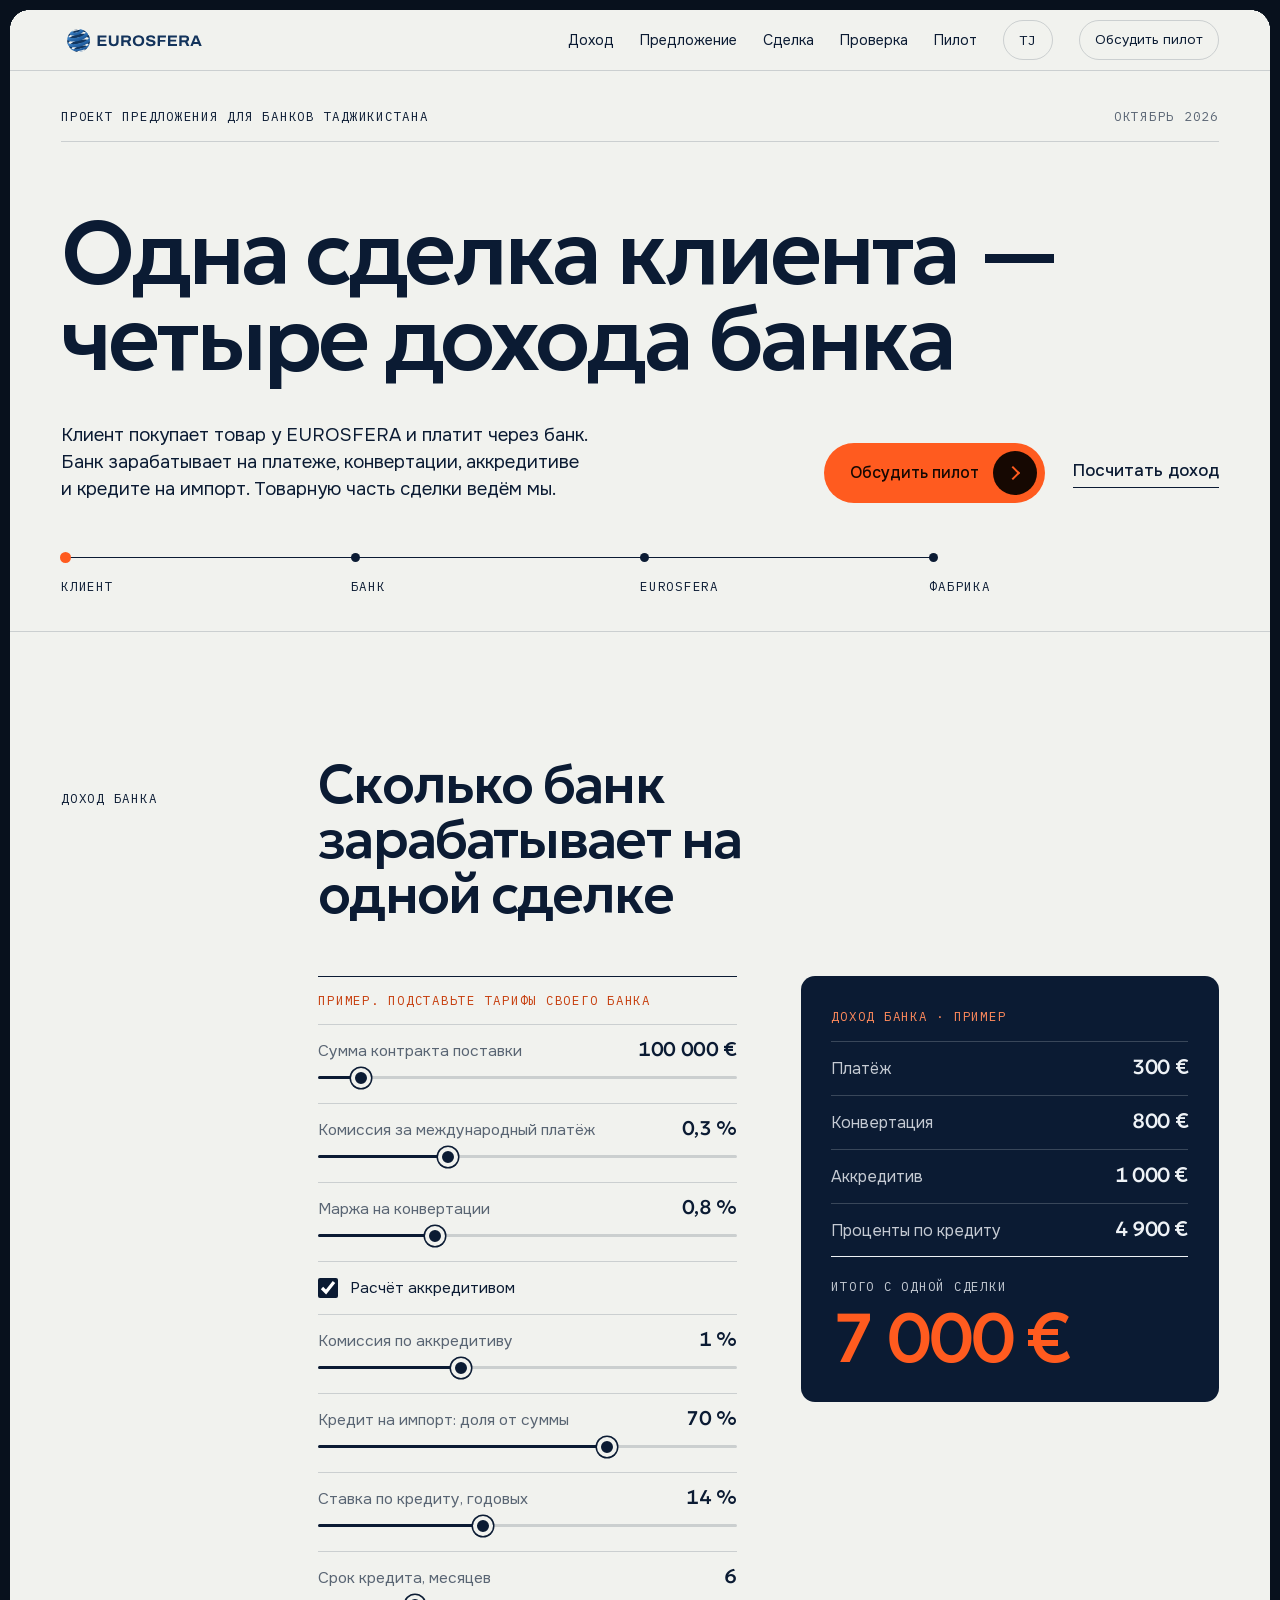
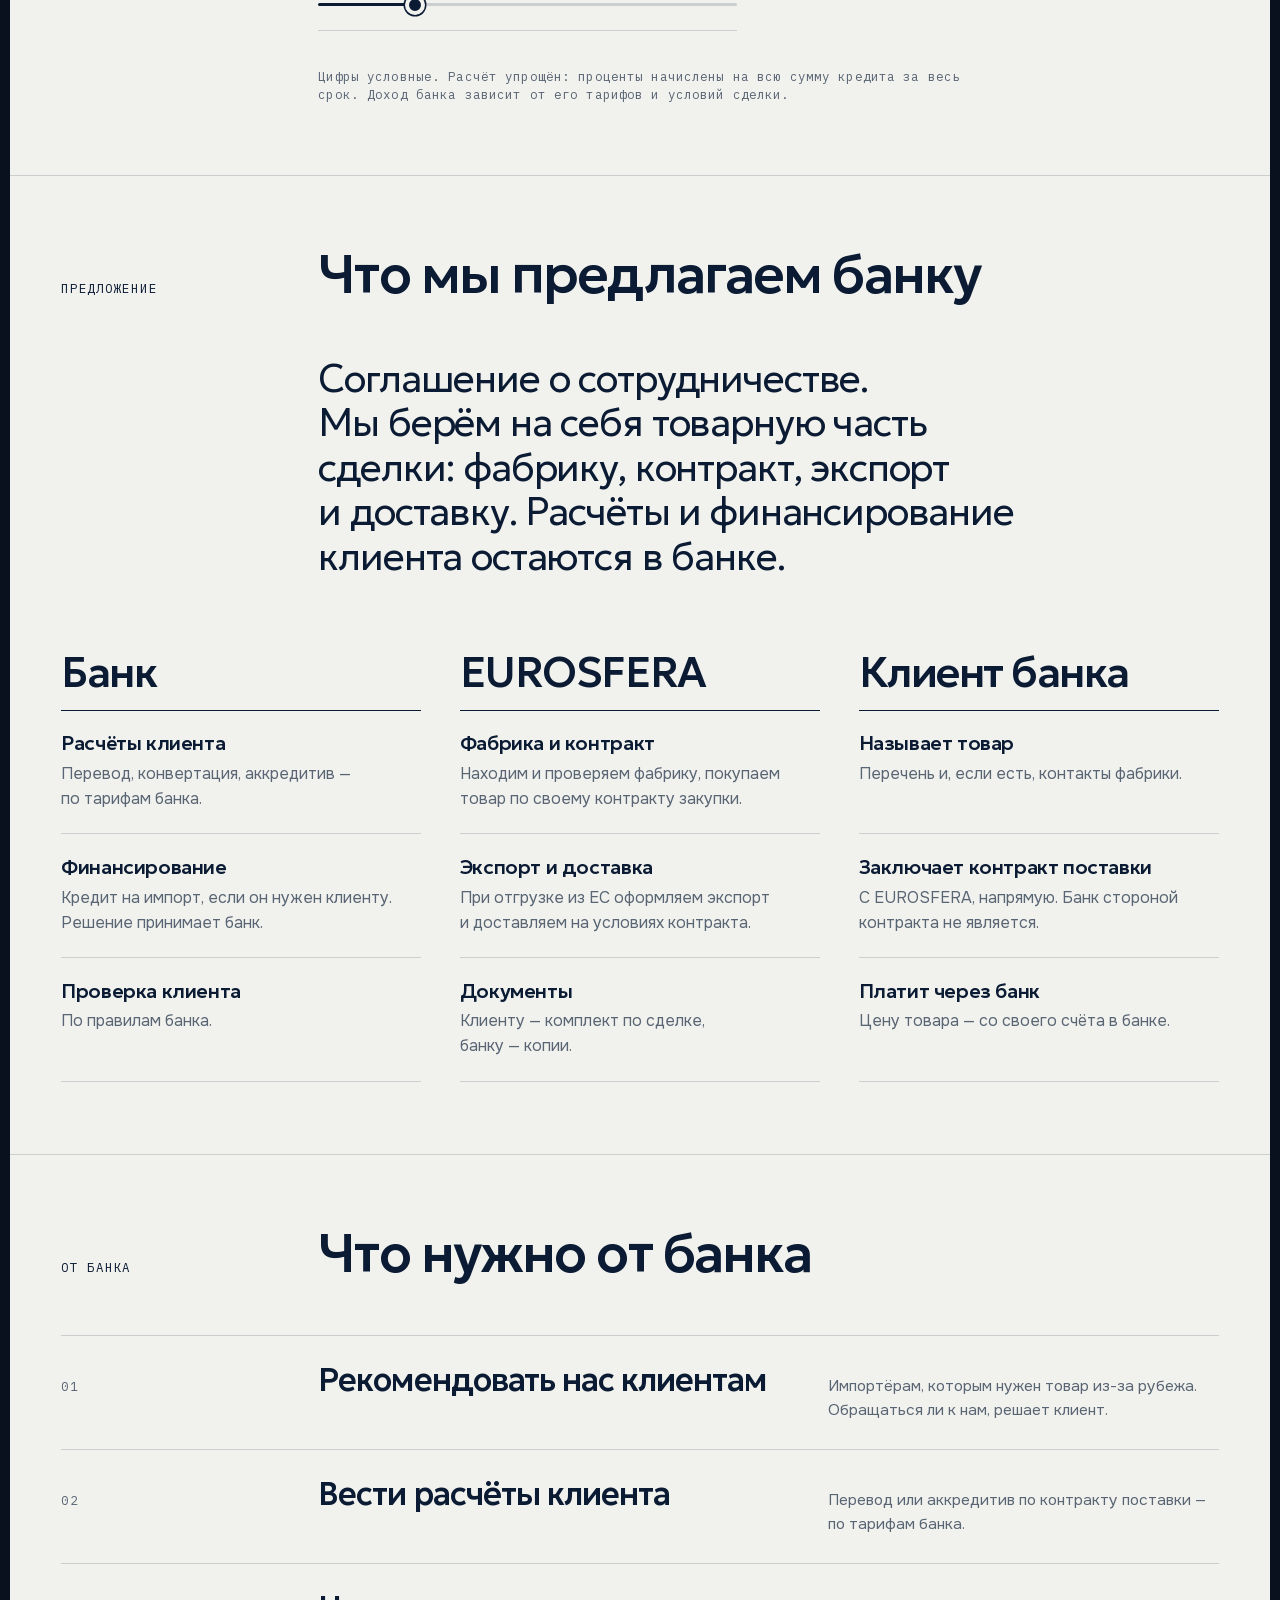
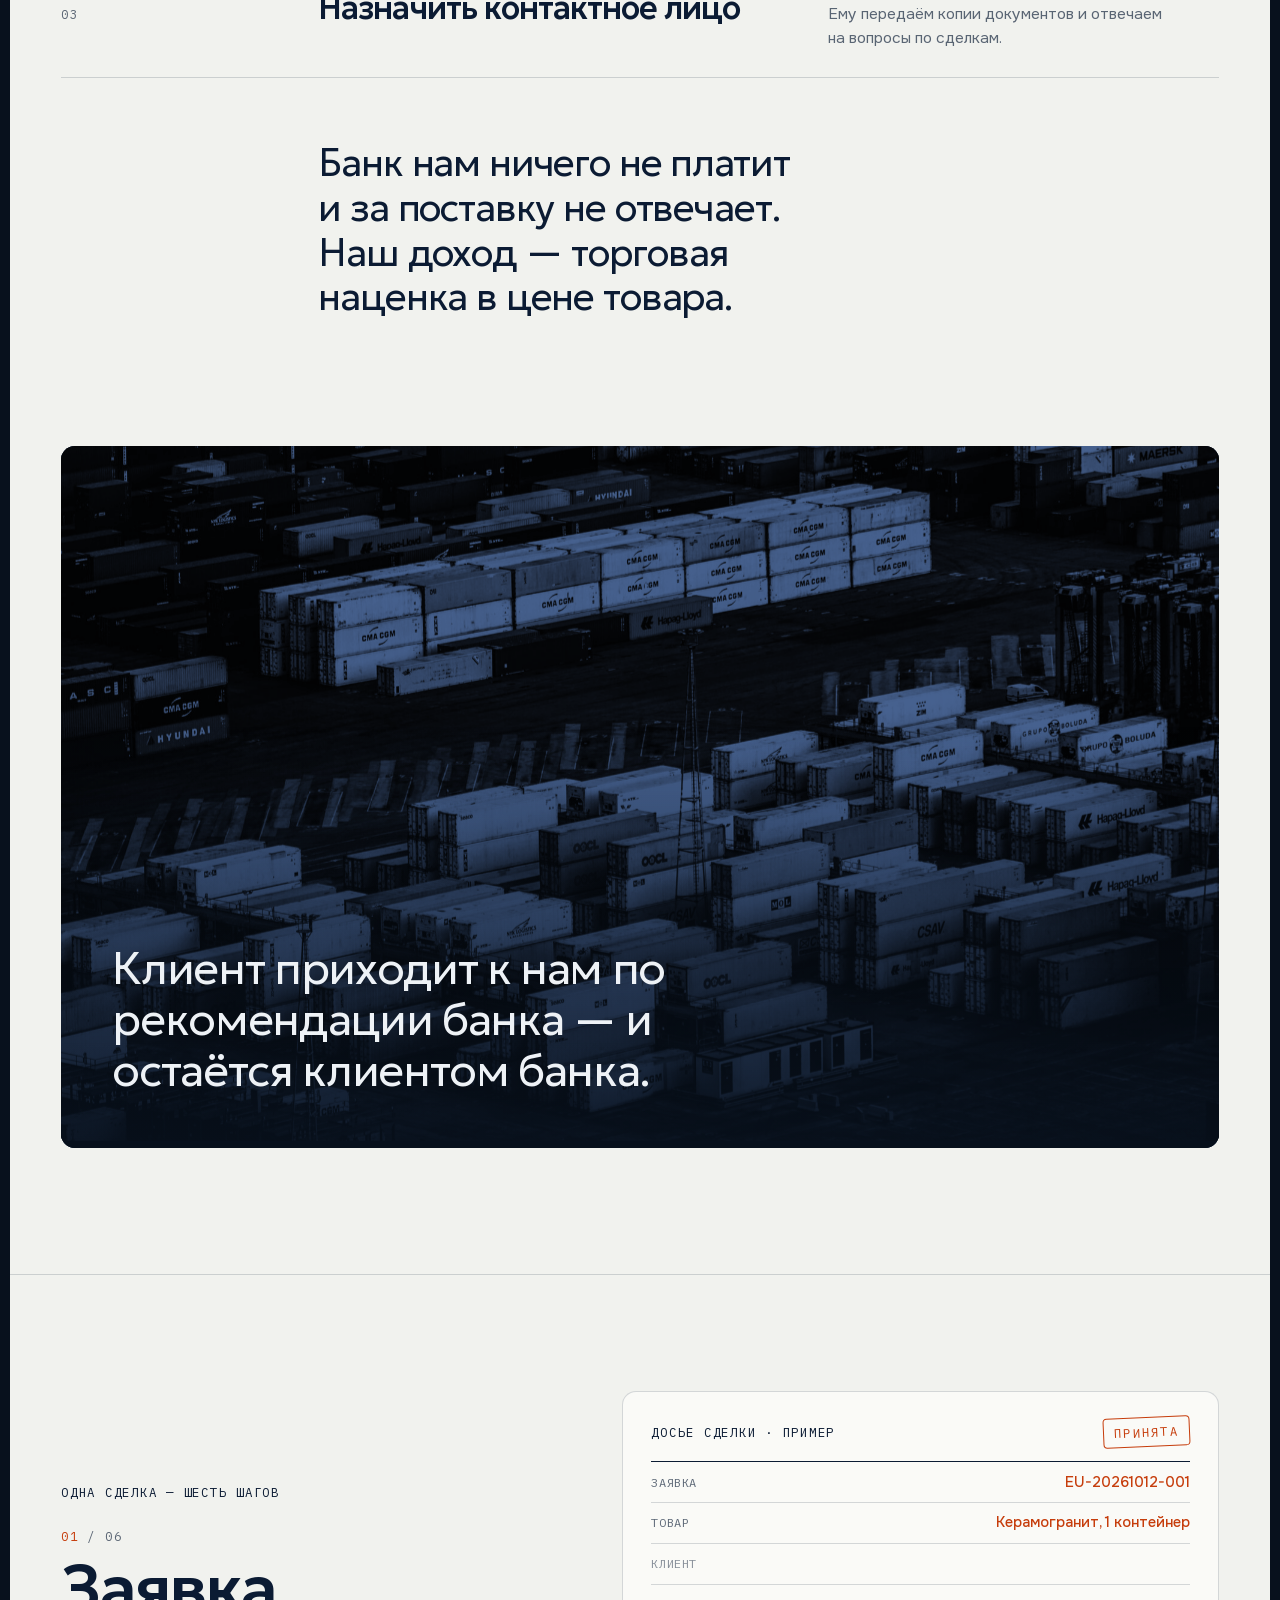
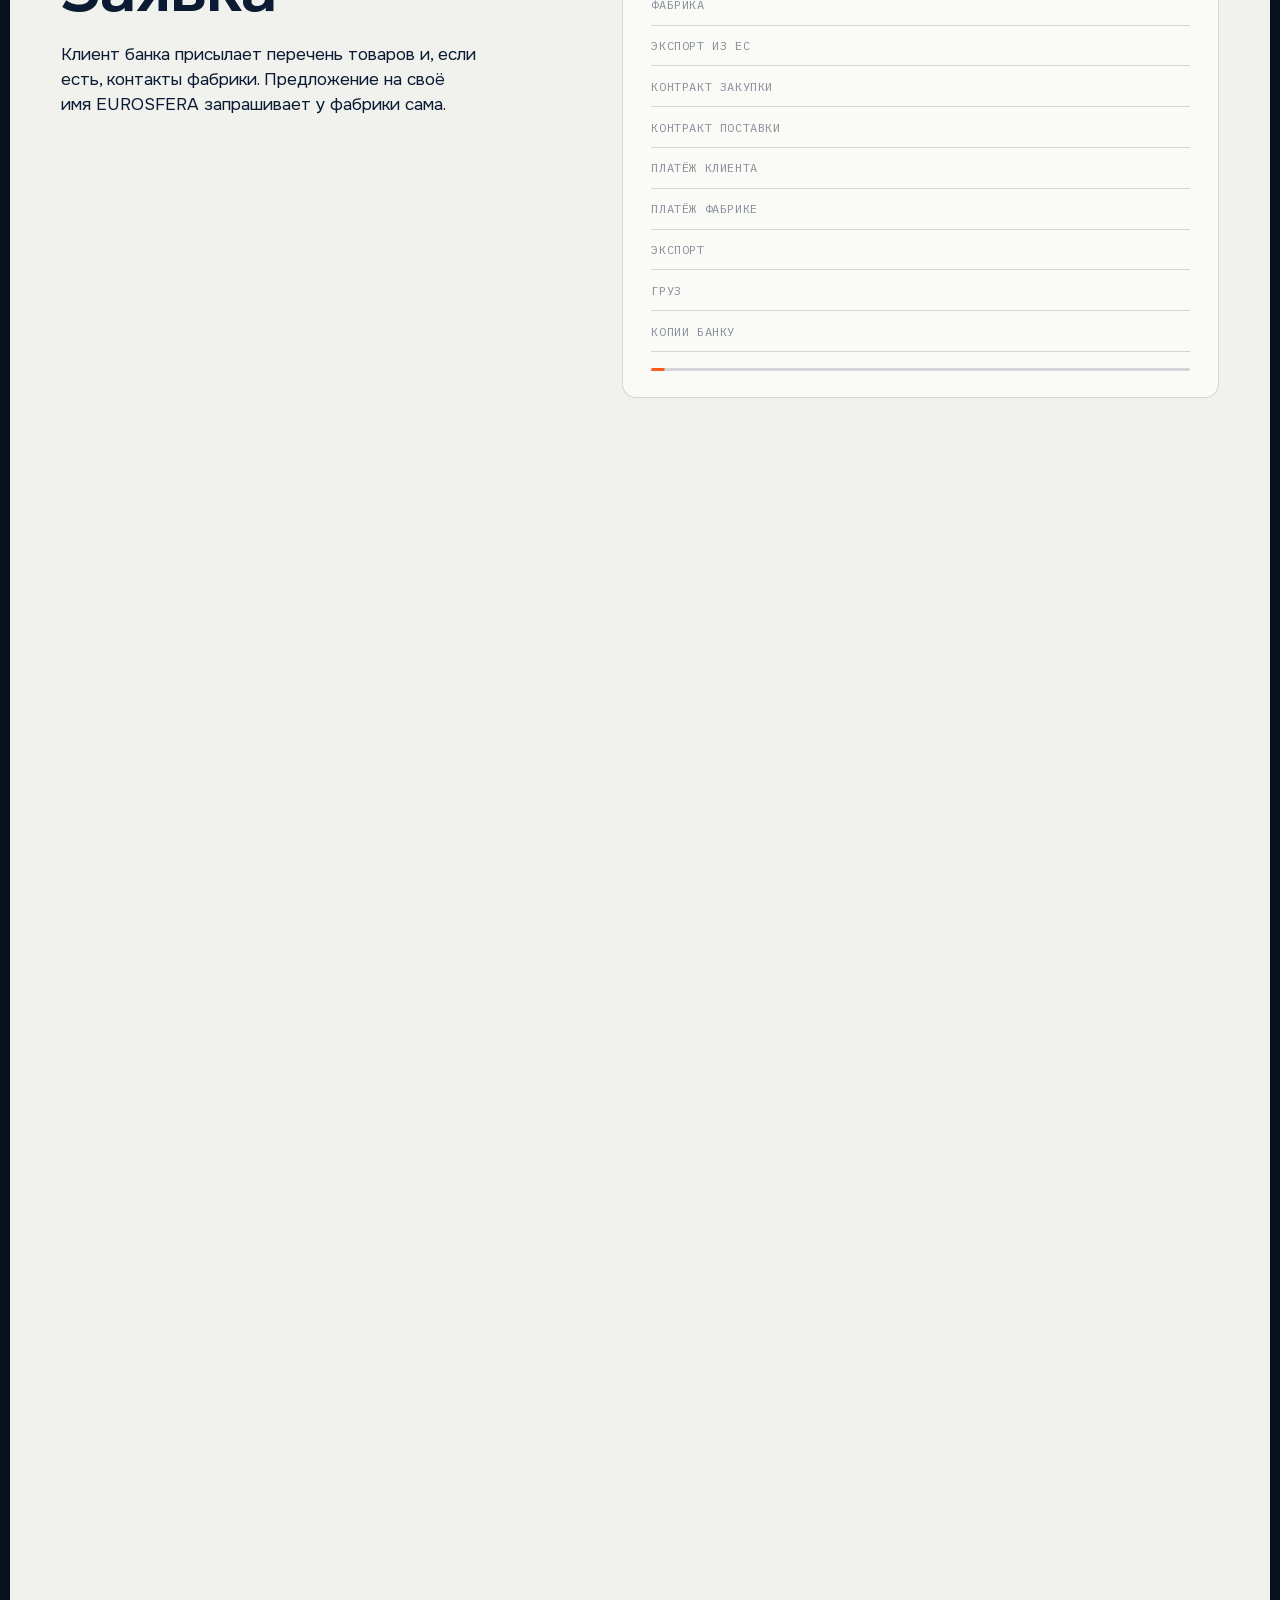
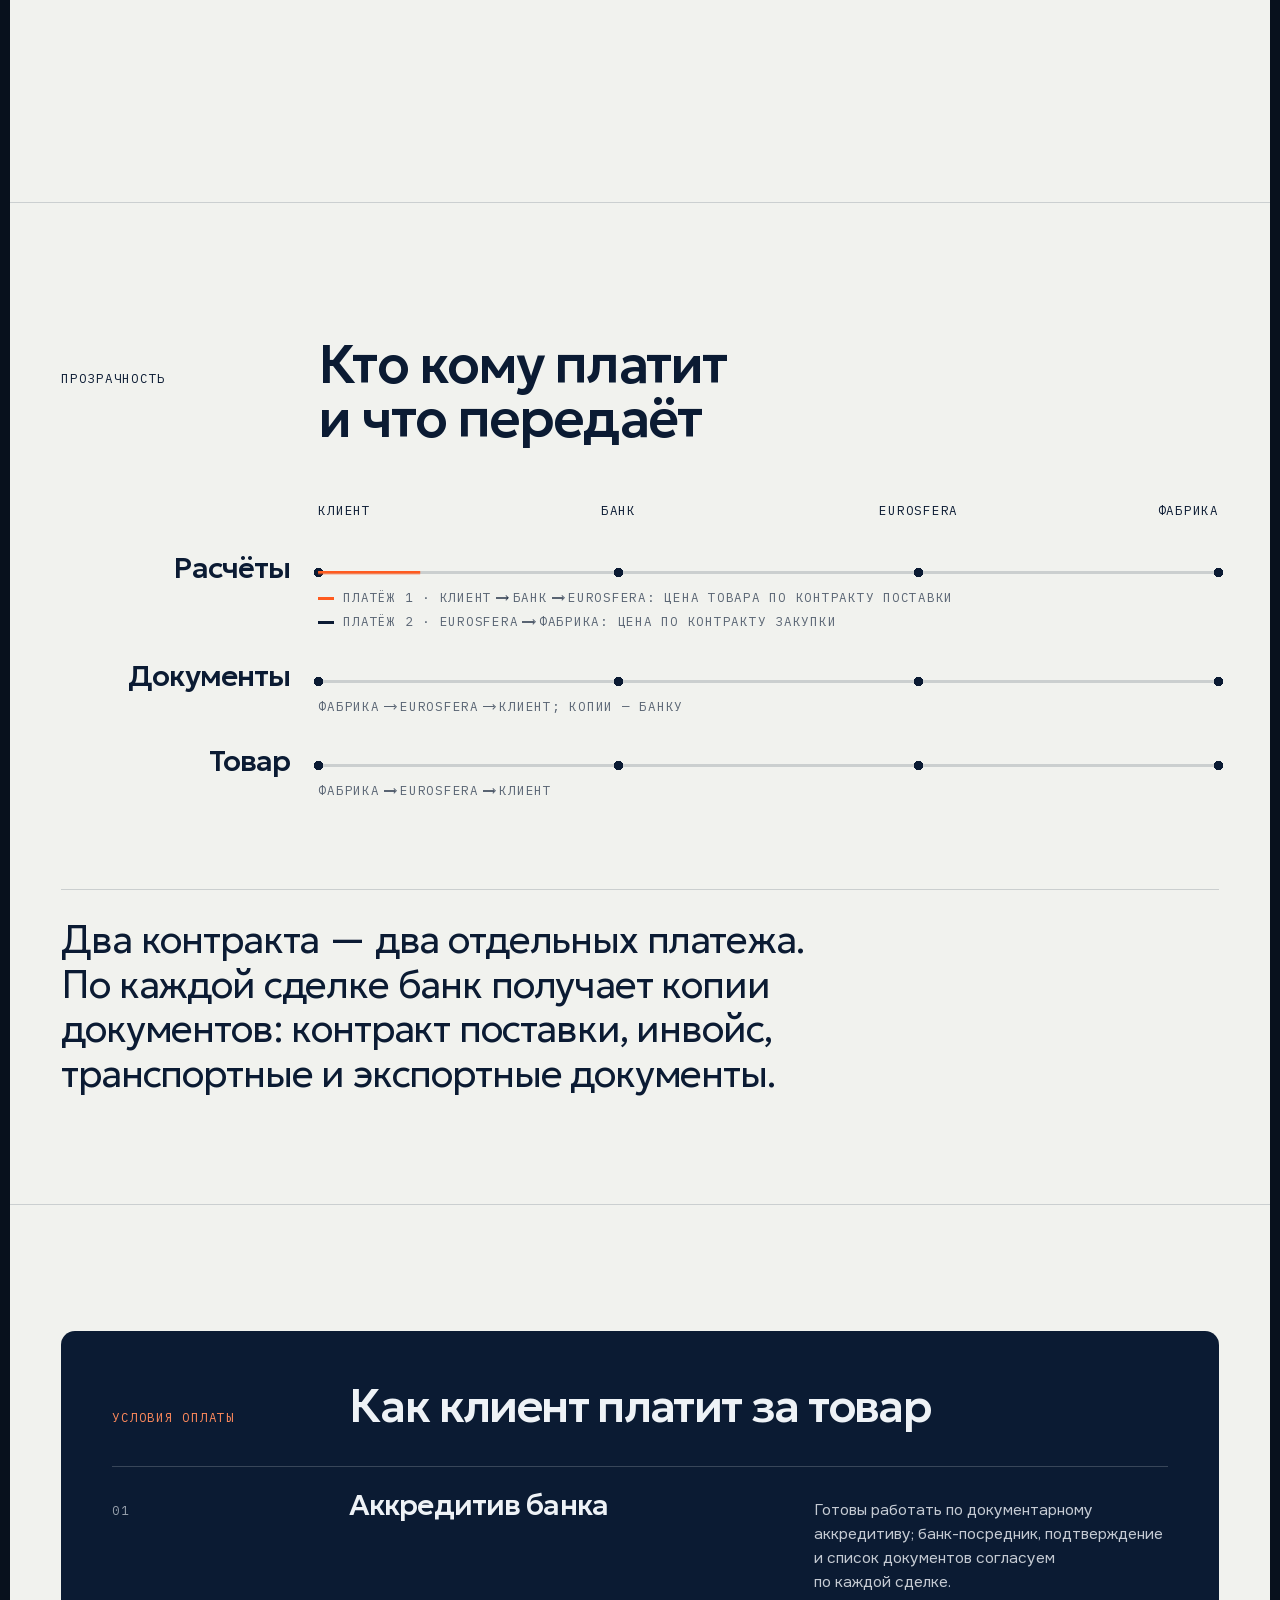
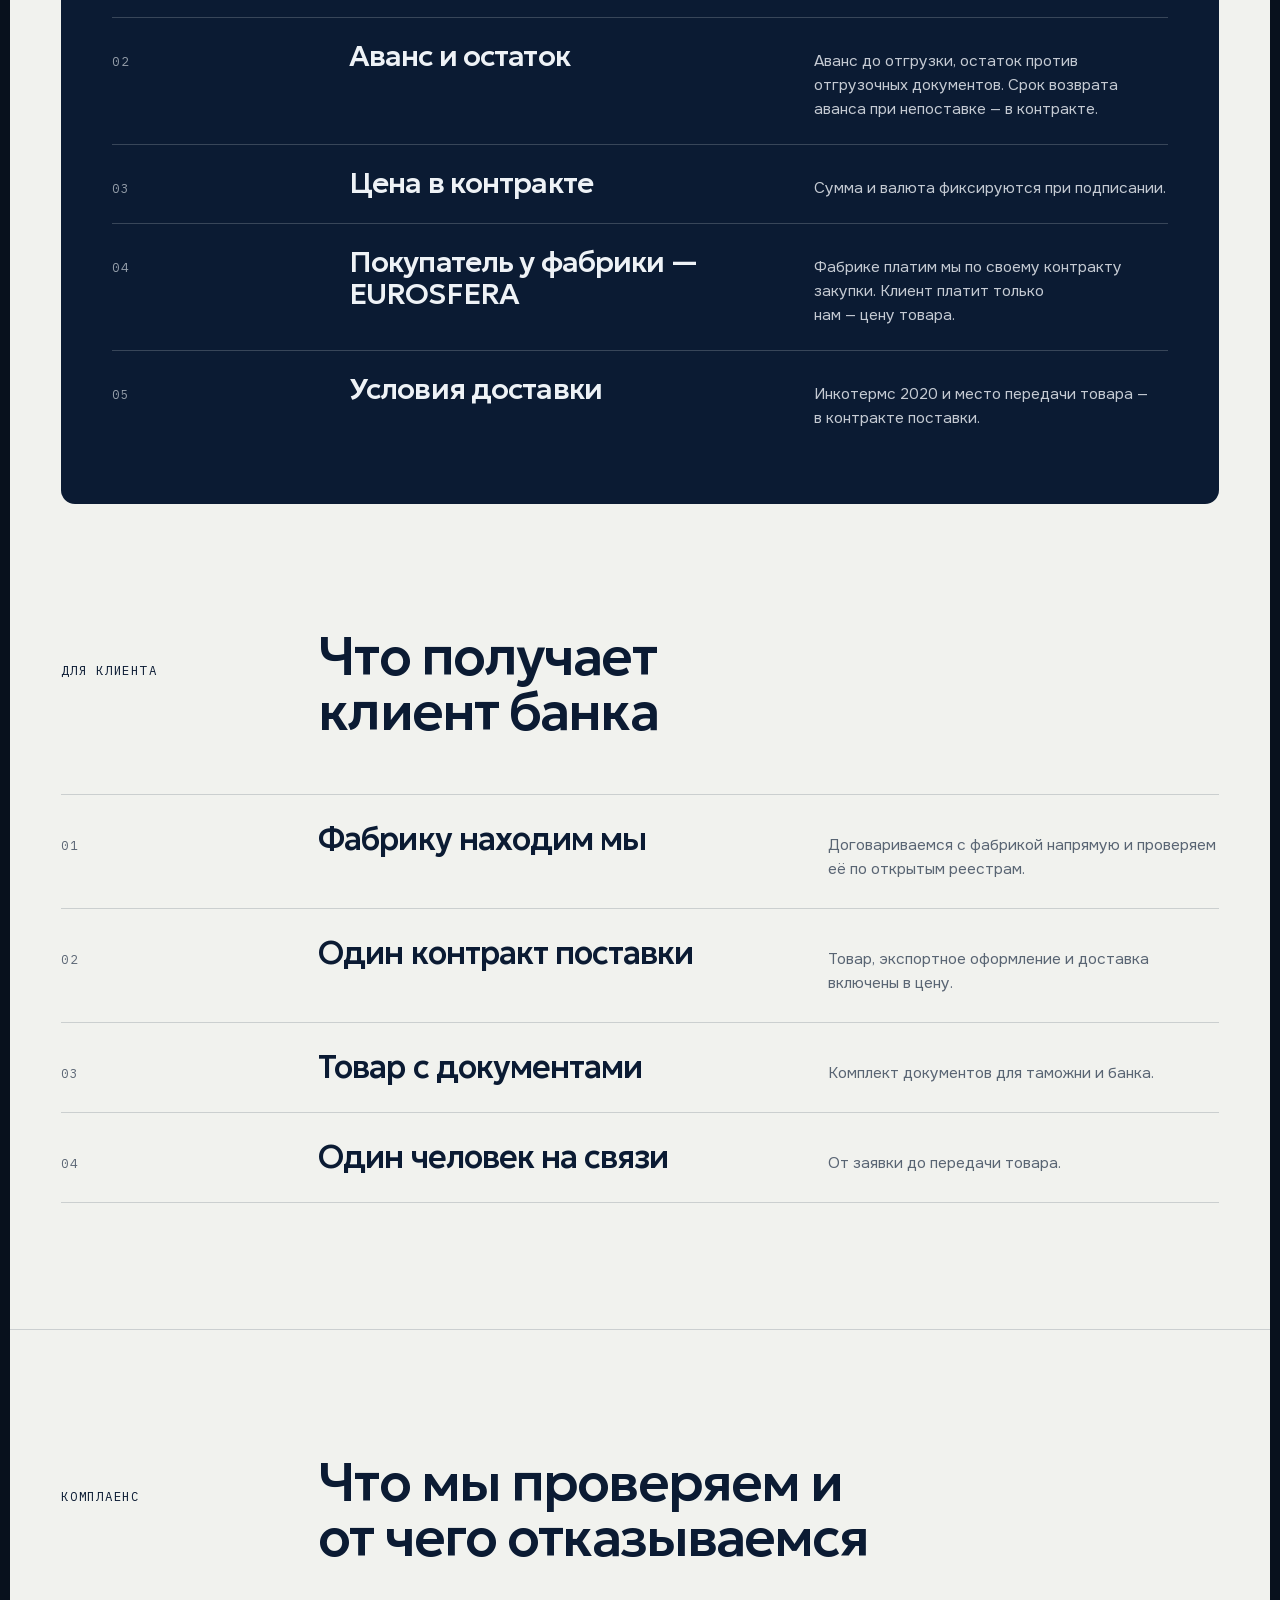
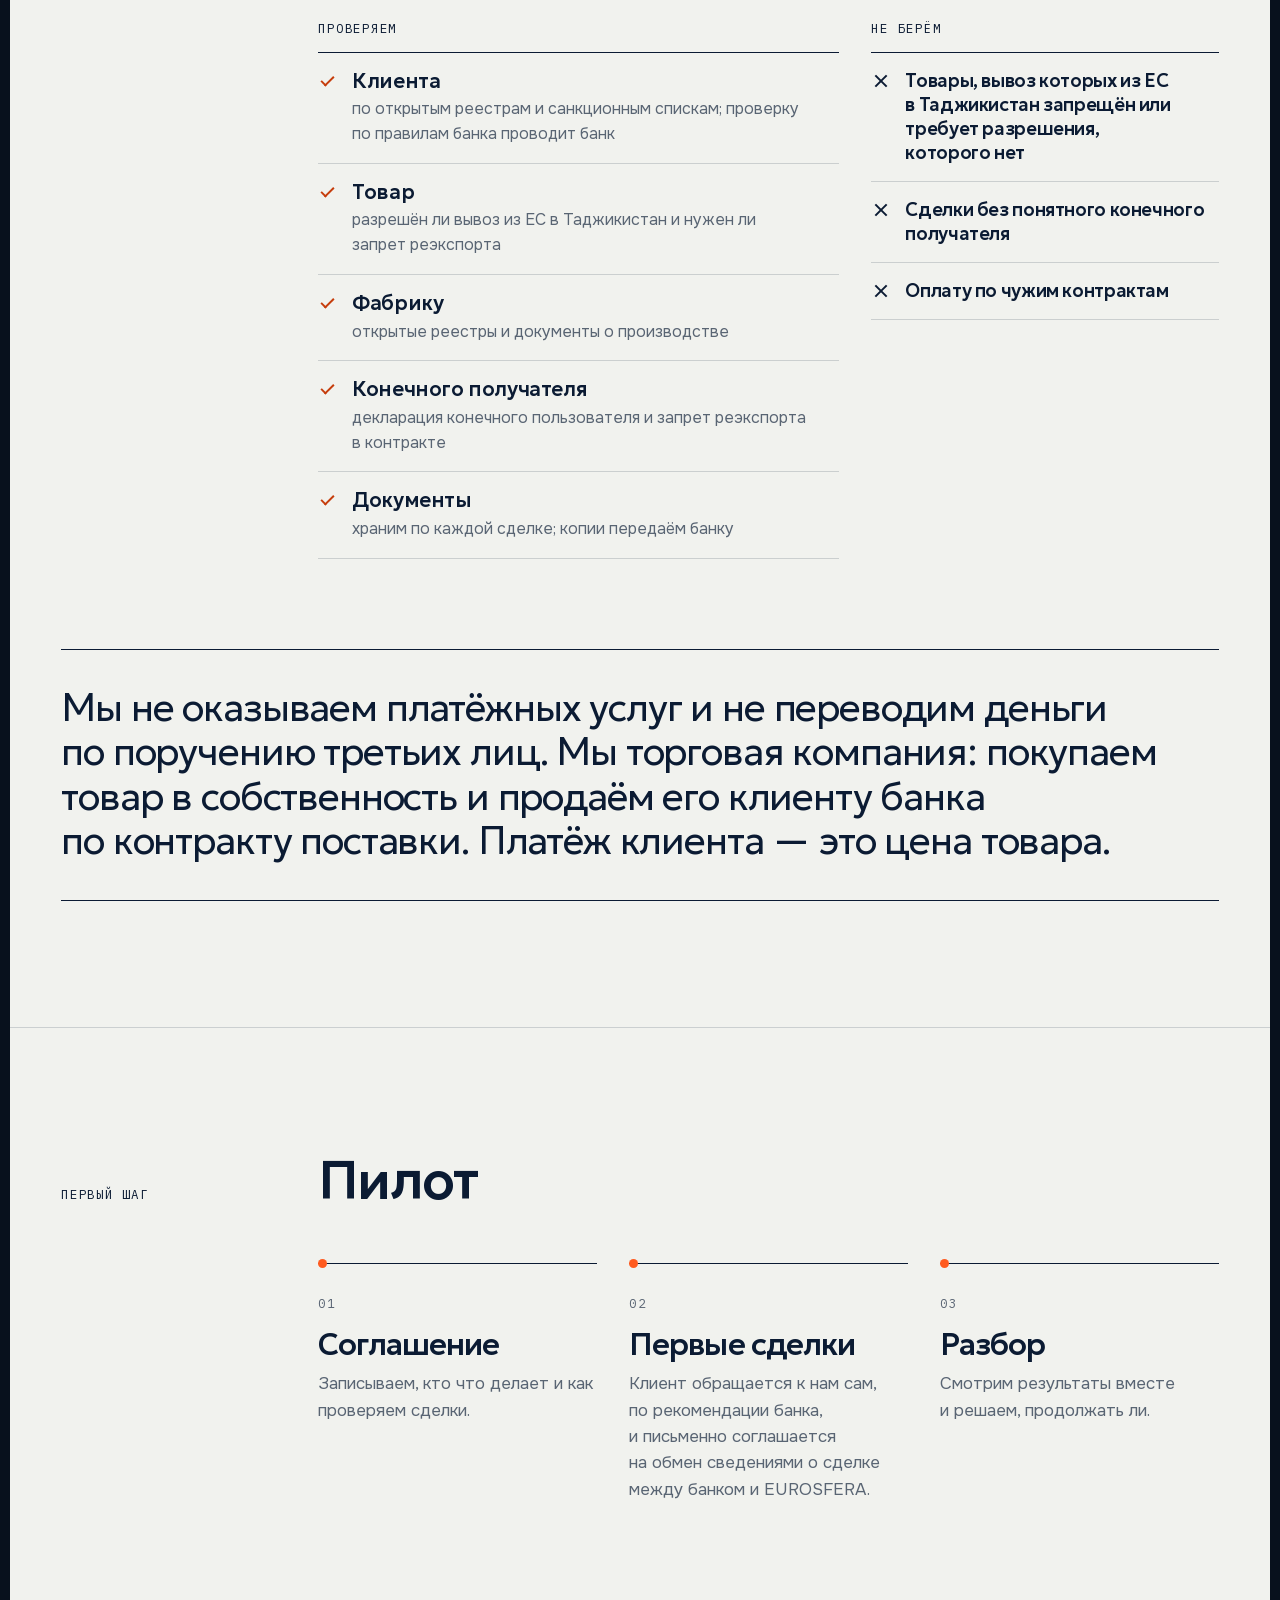
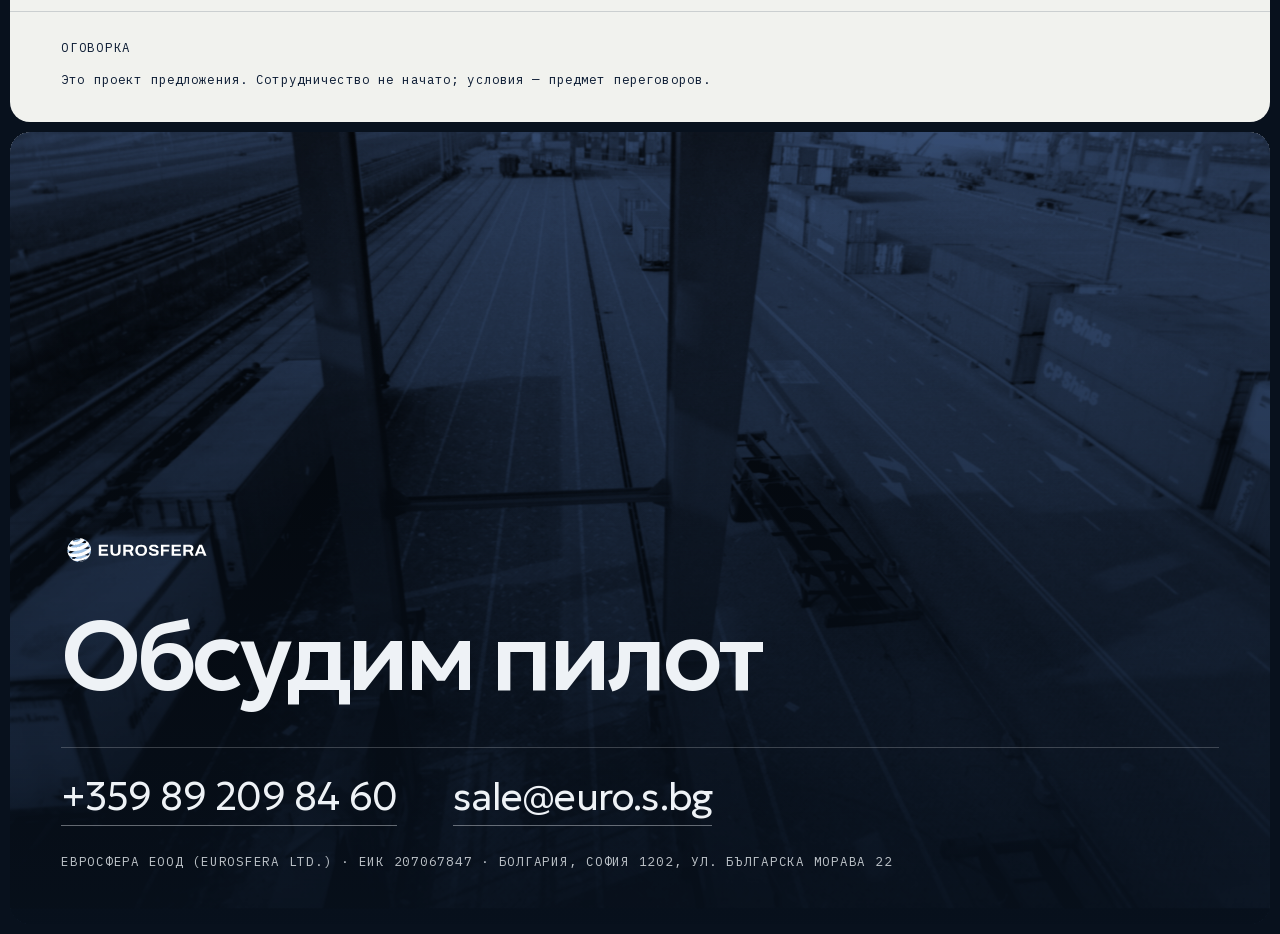
<file: index.html>
<!doctype html>
<html lang="ru">
<head>
<meta charset="utf-8">
<meta name="viewport" content="width=device-width, initial-scale=1">
<title>Предложение EUROSFERA для банков Таджикистана — проект</title>
<meta name="description" content="Проект предложения EUROSFERA для банков Таджикистана: поставка товаров зарубежных фабрик клиентам банка — контракт, экспортное оформление, доставка и документы.">
<meta name="robots" content="noindex, nofollow">
<link rel="icon" href="data:,">
<link rel="preload" as="font" type="font/woff2" href="fonts/geo-cyrillic.woff2" crossorigin>
<link rel="preload" as="font" type="font/woff2" href="fonts/geo-cyrillic-ext.woff2" crossorigin>
<link rel="stylesheet" href="style.css">
<script>document.documentElement.classList.add("js-wait");setTimeout(function(){document.documentElement.classList.remove("js-wait")},2500)</script>
</head>
<body>

<a class="skip" href="#deal" data-tj="Ба мундариҷа">К содержанию</a>

<div class="sheet">

<header class="top">
  <a class="top__logo" href="#hero" aria-label="EUROSFERA — в начало"><img src="img/logo-ink.svg" alt="EUROSFERA" width="163" height="30"></a>
  <nav class="top__nav" aria-label="Разделы">
    <a href="#income" data-tj="Даромад">Доход</a>
    <a href="#offer" data-tj="Пешниҳод">Предложение</a>
    <a href="#deal" data-tj="Муомила">Сделка</a>
    <a href="#check" data-tj="Санҷиш">Проверка</a>
    <a href="#pilot" data-tj="Лоиҳаи озмоишӣ">Пилот</a>
  </nav>
  <a class="top__lang" href="?lang=tj" hreflang="tg" aria-label="Забони тоҷикӣ">TJ</a>
  <a class="top__cta" href="#contact" data-tj="Муҳокима">Обсудить пилот</a>
</header>

<main>

<!-- ───────── Первый экран ───────── -->
<section class="hero hero--fit" id="hero">
  <div class="hero__meta mono">
    <span data-tj="Лоиҳаи пешниҳод барои бонкҳои Тоҷикистон">Проект предложения для банков Таджикистана</span>
    <span data-tj="Октябри 2026">Октябрь 2026</span>
  </div>
  <h1 class="hero__title hero__title--long" data-split data-tj="Як муомилаи мизоҷ&nbsp;—<br>чор даромади бонк">Одна сделка клиента&nbsp;—<br>четыре дохода банка</h1>
  <div class="hero__foot">
    <p class="hero__lead" data-tj="Мизоҷ молро аз&nbsp;EUROSFERA мехарад ва&nbsp;тавассути бонк мепардозад. Бонк аз&nbsp;пардохт, мубодилаи асъор, аккредитив ва&nbsp;қарз барои воридот даромад мегирад. Корҳои марбут ба&nbsp;молро мо&nbsp;анҷом&nbsp;медиҳем.">Клиент покупает товар у&nbsp;EUROSFERA и&nbsp;платит через банк. Банк зарабатывает на&nbsp;платеже, конвертации, аккредитиве и&nbsp;кредите на&nbsp;импорт. Товарную часть сделки ведём&nbsp;мы.</p>
    <div class="hero__cta">
      <a class="btn" href="#contact"><span data-tj="Муҳокимаи лоиҳаи озмоишӣ">Обсудить пилот</span><i aria-hidden="true"></i></a>
      <a class="link" href="#income" data-tj="Ҳисоб кардани даромад">Посчитать доход</a>
    </div>
  </div>
  <ol class="strip mono" aria-label="Участники сделки">
    <li data-tj="Мизоҷ">Клиент</li>
    <li data-tj="Бонк">Банк</li>
    <li>EUROSFERA</li>
    <li data-tj="Корхона">Фабрика</li>
    <li class="strip__line" aria-hidden="true"><i></i><b></b></li>
  </ol>
</section>

<!-- ───────── Доход банка на одной сделке ───────── -->
<section class="gain calc" id="income">
  <header class="head">
    <p class="mono label" data-tj="Даромади бонк">Доход банка</p>
    <h2 data-tj="Бонк аз&nbsp;як муомила чӣ қадар даромад мегирад">Сколько банк зарабатывает на&nbsp;одной&nbsp;сделке</h2>
  </header>
  <div class="calc__grid">
    <form class="calc__in" onsubmit="return false">
      <p class="mono calc__cap" data-tj="Намуна. Тарофаҳои бонки худро гузоред">Пример. Подставьте тарифы своего банка</p>
      <p class="calc__bar" aria-hidden="true"><span class="mono" data-tj="Ҳамагӣ аз&nbsp;як муомила">Итого с&nbsp;одной сделки</span><b data-o="total">7&nbsp;000&nbsp;€</b></p>
      <label class="calc__f"><span data-tj="Маблағи шартномаи таҳвил">Сумма контракта поставки</span><output data-v="sum">100&nbsp;000&nbsp;€</output><input type="range" data-k="sum" min="20000" max="1000000" step="10000" value="100000"></label>
      <label class="calc__f"><span data-tj="Ҳаққи хизмат барои пардохти байналмилалӣ">Комиссия за&nbsp;международный платёж</span><output data-v="pay">0,3&nbsp;%</output><input type="range" data-k="pay" min="0" max="1" step="0.05" value="0.3"></label>
      <label class="calc__f"><span data-tj="Маржа аз&nbsp;мубодилаи асъор">Маржа на&nbsp;конвертации</span><output data-v="fx">0,8&nbsp;%</output><input type="range" data-k="fx" min="0" max="3" step="0.1" value="0.8"></label>
      <label class="calc__lc"><input type="checkbox" data-k="lcOn" checked><span data-tj="Ҳисоббаробаркунӣ бо&nbsp;аккредитив">Расчёт аккредитивом</span></label>
      <label class="calc__f"><span data-tj="Ҳаққи хизмат барои аккредитив">Комиссия по&nbsp;аккредитиву</span><output data-v="lc">1&nbsp;%</output><input type="range" data-k="lc" min="0" max="3" step="0.1" value="1"></label>
      <label class="calc__f"><span data-tj="Қарз барои воридот: ҳисса аз&nbsp;маблағ">Кредит на&nbsp;импорт: доля от&nbsp;суммы</span><output data-v="share">70&nbsp;%</output><input type="range" data-k="share" min="0" max="100" step="5" value="70"></label>
      <label class="calc__f"><span data-tj="Меъёри фоизи қарз, солона">Ставка по&nbsp;кредиту, годовых</span><output data-v="rate">14&nbsp;%</output><input type="range" data-k="rate" min="0" max="36" step="1" value="14"></label>
      <label class="calc__f"><span data-tj="Муҳлати қарз, моҳ">Срок кредита, месяцев</span><output data-v="term">6</output><input type="range" data-k="term" min="1" max="24" step="1" value="6"></label>
    </form>
    <aside class="calc__card" aria-live="polite">
      <p class="mono" data-tj="Даромади бонк · намуна">Доход банка · пример</p>
      <dl class="calc__rows">
        <div class="calc__row"><dt data-tj="Пардохт">Платёж</dt><dd data-o="pay">300&nbsp;€</dd></div>
        <div class="calc__row"><dt data-tj="Мубодилаи асъор">Конвертация</dt><dd data-o="fx">800&nbsp;€</dd></div>
        <div class="calc__row"><dt data-tj="Аккредитив">Аккредитив</dt><dd data-o="lc">1&nbsp;000&nbsp;€</dd></div>
        <div class="calc__row"><dt data-tj="Фоизҳои қарз">Проценты по&nbsp;кредиту</dt><dd data-o="int">4&nbsp;900&nbsp;€</dd></div>
      </dl>
      <p class="calc__total"><span class="mono" data-tj="Ҳамагӣ аз&nbsp;як муомила">Итого с&nbsp;одной сделки</span><b data-o="total">7&nbsp;000&nbsp;€</b></p>
    </aside>
  </div>
  <p class="mono calc__note" data-tj="Рақамҳо шартӣ мебошанд. Ҳисоб содда карда шудааст: фоизҳо ба&nbsp;тамоми маблағи қарз барои тамоми муҳлат ҳисоб шудаанд. Даромади бонк аз&nbsp;тарофаҳои он ва&nbsp;шартҳои муомила вобаста&nbsp;аст.">Цифры условные. Расчёт упрощён: проценты начислены на&nbsp;всю сумму кредита за&nbsp;весь срок. Доход банка зависит от&nbsp;его тарифов и&nbsp;условий сделки.</p>
</section>

<!-- ───────── Что мы предлагаем банку ───────── -->
<section class="gain" id="offer">
  <header class="head">
    <p class="mono label" data-tj="Пешниҳод">Предложение</p>
    <h2 data-tj="Мо ба&nbsp;бонк чӣ пешниҳод мекунем">Что мы предлагаем банку</h2>
  </header>
  <p class="gain__say" data-tj="Созишнома дар бораи ҳамкорӣ. Мо&nbsp;корҳои марбут ба&nbsp;молро ба&nbsp;зимма мегирем: корхона, шартнома, содирот ва&nbsp;молрасонӣ. Ҳисоббаробаркунӣ ва&nbsp;маблағгузории мизоҷ дар бонк&nbsp;мемонанд.">Соглашение о&nbsp;сотрудничестве. Мы&nbsp;берём на&nbsp;себя товарную часть сделки: фабрику, контракт, экспорт и&nbsp;доставку. Расчёты и&nbsp;финансирование клиента остаются в&nbsp;банке.</p>
  <div class="trio">
    <div>
      <h3 data-tj="Бонк">Банк</h3>
      <ul>
        <li><b data-tj="Ҳисоббаробаркунии мизоҷ">Расчёты клиента</b><em data-tj="Интиқоли маблағ, мубодилаи асъор, аккредитив&nbsp;— тибқи тарофаҳои&nbsp;бонк.">Перевод, конвертация, аккредитив&nbsp;— по&nbsp;тарифам&nbsp;банка.</em></li>
        <li><b data-tj="Маблағгузорӣ">Финансирование</b><em data-tj="Қарз барои воридот, агар ба&nbsp;мизоҷ лозим бошад. Қарорро бонк қабул&nbsp;мекунад.">Кредит на&nbsp;импорт, если он нужен клиенту. Решение принимает&nbsp;банк.</em></li>
        <li><b data-tj="Санҷиши мизоҷ">Проверка клиента</b><em data-tj="Тибқи қоидаҳои&nbsp;бонк.">По&nbsp;правилам&nbsp;банка.</em></li>
      </ul>
    </div>
    <div>
      <h3>EUROSFERA</h3>
      <ul>
        <li><b data-tj="Корхона ва&nbsp;шартнома">Фабрика и&nbsp;контракт</b><em data-tj="Корхонаро меёбем ва&nbsp;месанҷем, молро тибқи шартномаи хариди худ&nbsp;мехарем.">Находим и&nbsp;проверяем фабрику, покупаем товар по&nbsp;своему контракту&nbsp;закупки.</em></li>
        <li><b data-tj="Содирот ва&nbsp;молрасонӣ">Экспорт и&nbsp;доставка</b><em data-tj="Ҳангоми борфиристӣ аз&nbsp;ИА содиротро ба&nbsp;расмият медарорем ва&nbsp;тибқи шартҳои шартнома&nbsp;мерасонем.">При отгрузке из&nbsp;ЕС оформляем экспорт и&nbsp;доставляем на&nbsp;условиях&nbsp;контракта.</em></li>
        <li><b data-tj="Ҳуҷҷатҳо">Документы</b><em data-tj="Ба&nbsp;мизоҷ&nbsp;— маҷмуи ҳуҷҷатҳои муомила, ба&nbsp;бонк&nbsp;— нусхаҳо.">Клиенту&nbsp;— комплект по&nbsp;сделке, банку&nbsp;— копии.</em></li>
      </ul>
    </div>
    <div>
      <h3 data-tj="Мизоҷи бонк">Клиент банка</h3>
      <ul>
        <li><b data-tj="Молро номбар мекунад">Называет товар</b><em data-tj="Рӯйхат ва, агар бошад, маълумоти тамоси&nbsp;корхона.">Перечень и, если есть, контакты&nbsp;фабрики.</em></li>
        <li><b data-tj="Шартномаи таҳвил мебандад">Заключает контракт поставки</b><em data-tj="Бо&nbsp;EUROSFERA, бевосита. Бонк тарафи шартнома&nbsp;нест.">С&nbsp;EUROSFERA, напрямую. Банк стороной контракта не&nbsp;является.</em></li>
        <li><b data-tj="Тавассути бонк мепардозад">Платит через банк</b><em data-tj="Нархи молро&nbsp;— аз&nbsp;суратҳисоби худ дар&nbsp;бонк.">Цену товара&nbsp;— со&nbsp;своего счёта в&nbsp;банке.</em></li>
      </ul>
    </div>
  </div>
</section>

<!-- ───────── Что нужно от банка ───────── -->
<section class="gain" id="need">
  <header class="head">
    <p class="mono label" data-tj="Аз бонк">От банка</p>
    <h2 data-tj="Аз бонк чӣ лозим аст">Что нужно от&nbsp;банка</h2>
  </header>
  <ul class="ledger">
      <li><span class="mono">01</span><b data-tj="Моро ба&nbsp;мизоҷон тавсия додан">Рекомендовать нас клиентам</b><em data-tj="Ба&nbsp;воридкунандагоне, ки ба&nbsp;онҳо мол аз&nbsp;хориҷа лозим аст. Ба&nbsp;мо муроҷиат кардан ё&nbsp;не&nbsp;— инро мизоҷ ҳал&nbsp;мекунад.">Импортёрам, которым нужен товар из-за рубежа. Обращаться&nbsp;ли к&nbsp;нам, решает&nbsp;клиент.</em></li>
      <li><span class="mono">02</span><b data-tj="Ҳисоббаробаркунии мизоҷро анҷом додан">Вести расчёты клиента</b><em data-tj="Интиқоли маблағ ё&nbsp;аккредитив тибқи шартномаи таҳвил&nbsp;— мувофиқи тарофаҳои&nbsp;бонк.">Перевод или аккредитив по&nbsp;контракту поставки&nbsp;— по&nbsp;тарифам&nbsp;банка.</em></li>
      <li><span class="mono">03</span><b data-tj="Шахси масъулро барои тамос таъин кардан">Назначить контактное лицо</b><em data-tj="Ба&nbsp;ӯ нусхаҳои ҳуҷҷатҳоро месупорем ва&nbsp;ба&nbsp;саволҳо оид ба&nbsp;муомилаҳо ҷавоб&nbsp;медиҳем.">Ему передаём копии документов и&nbsp;отвечаем на&nbsp;вопросы по&nbsp;сделкам.</em></li>
  </ul>
  <p class="need__say" data-tj="Бонк ба&nbsp;мо ҳеҷ чиз намепардозад ва&nbsp;барои таҳвил ҷавобгар нест. Даромади мо&nbsp;— иловапулии савдо дар нархи&nbsp;мол.">Банк нам ничего не&nbsp;платит и&nbsp;за&nbsp;поставку не&nbsp;отвечает. Наш доход&nbsp;— торговая наценка в&nbsp;цене&nbsp;товара.</p>
</section>

<!-- ───────── Фото и главная мысль ───────── -->
<section class="band">
  <div class="band__media" aria-hidden="true">
    <picture><source media="(max-width: 699px)" srcset="img/port-m.jpg"><img src="img/port.jpg" alt="" loading="lazy" width="2200" height="1467"></picture>
  </div>
  <p class="band__text" data-tj="Мизоҷ бо&nbsp;тавсияи бонк ба&nbsp;мо меояд&nbsp;— ва&nbsp;мизоҷи бонк боқӣ&nbsp;мемонад.">Клиент приходит к&nbsp;нам по&nbsp;рекомендации банка&nbsp;— и&nbsp;остаётся клиентом&nbsp;банка.</p>
</section>

<!-- ───────── Одна сделка: шесть шагов и досье ───────── -->
<section class="deal" id="deal" aria-label="Одна сделка от заявки до закрытия">
  <div class="deal__stage">
    <div class="deal__left">
      <p class="mono label" data-tj="Як муомила — шаш қадам">Одна сделка&nbsp;— шесть шагов</p>
      <ol class="steps">
        <li class="step" data-step>
          <p class="step__num mono"><b>01</b> / 06</p>
          <h2 class="step__title" data-tj="Дархост">Заявка</h2>
          <p class="step__copy" data-tj="Мизоҷи бонк рӯйхати молҳо ва, агар бошад, маълумоти тамоси корхонаро мефиристад. Пешниҳоди нархро ба&nbsp;номи худ EUROSFERA аз&nbsp;корхона худаш мепурсад.">Клиент банка присылает перечень товаров и, если есть, контакты фабрики. Предложение на&nbsp;своё имя EUROSFERA запрашивает у&nbsp;фабрики сама.</p>
        </li>
        <li class="step" data-step>
          <p class="step__num mono"><b>02</b> / 06</p>
          <h2 class="step__title" data-tj="Санҷиш">Проверка</h2>
          <p class="step__copy" data-tj="Корхона ва&nbsp;мизоҷро аз&nbsp;рӯйи феҳристҳои кушод ва&nbsp;рӯйхатҳои таҳримӣ, молро&nbsp;— аз&nbsp;рӯйи қоидаҳои содирот аз&nbsp;Иттиҳоди Аврупо месанҷем. Ин санҷиши худи мост; санҷиши мизоҷро тибқи қоидаҳои бонк худи бонк мегузаронад.">Проверяем фабрику и&nbsp;клиента по&nbsp;открытым реестрам и&nbsp;санкционным спискам, товар&nbsp;— по&nbsp;правилам экспорта из&nbsp;ЕС. Это наша собственная проверка; проверку клиента по&nbsp;правилам банка проводит&nbsp;банк.</p>
        </li>
        <li class="step" data-step>
          <p class="step__num mono"><b>03</b> / 06</p>
          <h2 class="step__title" data-tj="Ду шартнома">Два контракта</h2>
          <p class="step__copy" data-tj="EUROSFERA бо&nbsp;корхона шартномаи харид ва&nbsp;бо&nbsp;мизоҷ шартномаи таҳвили мол (маҳсулотсупорӣ) мебандад. Барои корхона мо&nbsp;харидор, барои мизоҷ&nbsp;— фурӯшанда ҳастем: барои миқдор, сифат ва&nbsp;муҳлат тибқи шартномаи таҳвил ҷавоб&nbsp;медиҳем.">EUROSFERA заключает контракт закупки с&nbsp;фабрикой и&nbsp;контракт поставки с&nbsp;клиентом. Для фабрики мы покупатель, для клиента&nbsp;— продавец: за&nbsp;количество, качество и&nbsp;срок отвечаем по&nbsp;контракту&nbsp;поставки.</p>
        </li>
        <li class="step" data-step>
          <p class="step__num mono"><b>04</b> / 06</p>
          <h2 class="step__title" data-tj="Ҳисоббаробаркунӣ">Расчёт</h2>
          <p class="step__copy" data-tj="Мизоҷ ба&nbsp;EUROSFERA нархи молро тибқи шартномаи таҳвил мепардозад&nbsp;— тавассути бонки худ, бо&nbsp;интиқоли маблағ ё&nbsp;аккредитив. Ба&nbsp;корхона мо&nbsp;мепардозем&nbsp;— тибқи шартномаи хариди&nbsp;худ.">Клиент платит EUROSFERA цену товара по&nbsp;контракту поставки&nbsp;— через свой банк, переводом или аккредитивом. Фабрике платим мы&nbsp;— по&nbsp;своему контракту&nbsp;закупки.</p>
        </li>
        <li class="step" data-step>
          <p class="step__num mono"><b>05</b> / 06</p>
          <h2 class="step__title" data-tj="Борфиристӣ">Отгрузка</h2>
          <p class="step__copy" data-tj="Молро аз&nbsp;корхона қабул мекунем, ҳангоми борфиристӣ аз&nbsp;Иттиҳоди Аврупо содиротро ба&nbsp;расмият медарорем ва&nbsp;тибқи шартҳои шартнома мерасонем. Ба&nbsp;мизоҷ ва&nbsp;бонк санаи борфиристӣ, рақами ҳуҷҷати нақлиётӣ ва&nbsp;санаи расиданро хабар&nbsp;медиҳем.">Принимаем товар у&nbsp;фабрики, при отгрузке из&nbsp;ЕС оформляем экспорт и&nbsp;доставляем на&nbsp;условиях контракта. Клиенту и&nbsp;банку сообщаем дату отгрузки, номер транспортного документа и&nbsp;дату&nbsp;прибытия.</p>
        </li>
        <li class="step" data-step>
          <p class="step__num mono"><b>06</b> / 06</p>
          <h2 class="step__title" data-tj="Анҷом">Закрытие</h2>
          <p class="step__copy" data-tj="Ба&nbsp;мизоҷ ҳуҷҷатҳои муомиларо ва&nbsp;ба&nbsp;бонк нусхаҳои онҳоро месупорем: шартномаи таҳвил, инвойс, варақаи бастабандӣ, ҳуҷҷатҳои нақлиётӣ, декларатсияи содиротӣ. Розигии мизоҷ ба&nbsp;ин дар шартнома сабт&nbsp;шудааст.">Передаём клиенту документы по&nbsp;сделке, а&nbsp;банку&nbsp;— их копии: контракт поставки, инвойс, упаковочный лист, транспортные документы, экспортную декларацию. Согласие клиента на&nbsp;это записано в&nbsp;контракте.</p>
        </li>
      </ol>
    </div>

    <aside class="dossier" aria-label="Досье сделки, пример">
      <header class="dossier__head mono">
        <span data-tj="Парвандаи муомила · намуна">Досье сделки · пример</span>
        <span class="stamp" aria-hidden="true">
          <i data-tj="Қабул шуд">Принята</i>
          <i data-tj="Санҷида шуд">Проверена</i>
          <i data-tj="Имзо шуд">Подписана</i>
          <i data-tj="Пардохт шуд">Оплачена</i>
          <i data-tj="Дар роҳ">В пути</i>
          <i data-tj="Анҷом ёфт">Закрыта</i>
        </span>
      </header>
      <dl class="dossier__rows">
        <div class="row" data-at="1"><dt data-tj="Дархост">Заявка</dt><dd data-tj="EU-20261012-001">EU-20261012-001</dd></div>
        <div class="row" data-at="1"><dt data-tj="Мол">Товар</dt><dd data-tj="Керамогранит, 1&nbsp;контейнер">Керамогранит, 1&nbsp;контейнер</dd></div>
        <div class="row" data-at="2"><dt data-tj="Мизоҷ">Клиент</dt><dd data-tj="санҷида шуд">проверен</dd></div>
        <div class="row" data-at="2"><dt data-tj="Корхона">Фабрика</dt><dd data-tj="санҷида шуд">проверена</dd></div>
        <div class="row" data-at="2"><dt data-tj="Содирот аз ИА">Экспорт из ЕС</dt><dd data-tj="иҷозат аст">разрешён</dd></div>
        <div class="row" data-at="3"><dt data-tj="Шартномаи харид">Контракт закупки</dt><dd data-tj="корхона<i class='arr'></i>EUROSFERA">фабрика<i class='arr'></i>EUROSFERA</dd></div>
        <div class="row" data-at="3"><dt data-tj="Шартномаи таҳвил">Контракт поставки</dt><dd data-tj="EUROSFERA<i class='arr'></i>мизоҷ">EUROSFERA<i class='arr'></i>клиент</dd></div>
        <div class="row" data-at="4"><dt data-tj="Пардохти мизоҷ">Платёж клиента</dt><dd data-tj="тавассути бонк">через банк</dd></div>
        <div class="row" data-at="4"><dt data-tj="Пардохт ба корхона">Платёж фабрике</dt><dd data-tj="тибқи шартномаи харид">по контракту закупки</dd></div>
        <div class="row" data-at="5"><dt data-tj="Содирот">Экспорт</dt><dd data-tj="ба расмият даромад">оформлен</dd></div>
        <div class="row" data-at="5" data-swap="6"><dt data-tj="Бор">Груз</dt><dd><span class="v1" data-tj="дар роҳ">в пути</span><span class="v2" data-tj="расонида шуд">доставлен</span></dd></div>
        <div class="row" data-at="6"><dt data-tj="Нусхаҳо ба бонк">Копии банку</dt><dd data-tj="супорида шуданд">переданы</dd></div>
      </dl>
      <div class="dossier__bar" aria-hidden="true"><i></i></div>
    </aside>
  </div>
</section>

<!-- ───────── Расчёты, документы, товар ───────── -->
<section class="flows" id="flows">
  <header class="head">
    <p class="mono label" data-tj="Шаффофият">Прозрачность</p>
    <h2 data-tj="Кӣ ба&nbsp;кӣ мепардозад ва&nbsp;чӣ месупорад">Кто кому платит и&nbsp;что передаёт</h2>
  </header>
  <div class="lanes" role="img" aria-label="Два отдельных платежа: клиент платит EUROSFERA цену товара через банк; EUROSFERA платит фабрике по своему контракту закупки. Документы идут от фабрики через EUROSFERA клиенту, копии — банку. Товар идёт от фабрики клиенту.">
    <ol class="lanes__nodes mono" aria-hidden="true">
      <li data-tj="Мизоҷ">Клиент</li><li data-tj="Бонк">Банк</li><li>EUROSFERA</li><li data-tj="Корхона">Фабрика</li>
    </ol>
    <div class="lane lane--money" aria-hidden="true">
      <p class="lane__name" data-tj="Пардохтҳо">Расчёты</p>
      <div class="lane__track"><i class="pay1"></i><i class="pay2"></i></div>
      <p class="lane__hint mono" data-tj="Пардохти 1 · мизоҷ<i class='arr'></i>бонк<i class='arr'></i>EUROSFERA: нархи мол тибқи шартномаи таҳвил">Платёж 1 · клиент<i class='arr'></i>банк<i class='arr'></i>EUROSFERA: цена товара по контракту поставки</p>
      <p class="lane__hint lane__hint--2 mono" data-tj="Пардохти 2 · EUROSFERA<i class='arr'></i>корхона: нарх тибқи шартномаи харид">Платёж 2 · EUROSFERA<i class='arr'></i>фабрика: цена по контракту закупки</p>
    </div>
    <div class="lane lane--docs" aria-hidden="true">
      <p class="lane__name" data-tj="Ҳуҷҷатҳо">Документы</p>
      <div class="lane__track"><i></i></div>
      <p class="lane__hint mono" data-tj="корхона<i class='arr'></i>EUROSFERA<i class='arr'></i>мизоҷ; нусхаҳо — ба бонк">фабрика<i class='arr'></i>EUROSFERA<i class='arr'></i>клиент; копии — банку</p>
    </div>
    <div class="lane lane--goods" aria-hidden="true">
      <p class="lane__name" data-tj="Мол">Товар</p>
      <div class="lane__track"><i></i></div>
      <p class="lane__hint mono" data-tj="корхона<i class='arr'></i>EUROSFERA<i class='arr'></i>мизоҷ">фабрика<i class='arr'></i>EUROSFERA<i class='arr'></i>клиент</p>
    </div>
  </div>
  <p class="flows__say" data-tj="Ду шартнома&nbsp;— ду пардохти алоҳида. Барои ҳар муомила бонк нусхаҳои ҳуҷҷатҳоро мегирад: шартномаи таҳвил, инвойс, ҳуҷҷатҳои нақлиётӣ ва&nbsp;содиротӣ.">Два контракта&nbsp;— два отдельных платежа. По&nbsp;каждой сделке банк получает копии документов: контракт поставки, инвойс, транспортные и&nbsp;экспортные&nbsp;документы.</p>
</section>

<!-- ───────── Как клиент платит и что получает ───────── -->
<section class="gain" id="terms">
  <!--terms-->
  <div class="terms">
    <header>
      <p class="mono" data-tj="Шартҳои пардохт">Условия оплаты</p>
      <h3 data-tj="Мизоҷ барои мол чӣ гуна мепардозад">Как клиент платит за&nbsp;товар</h3>
    </header>
    <ol>
      <li><span class="mono">01</span><b data-tj="Аккредитиви бонк">Аккредитив банка</b><em data-tj="Омодаем бо&nbsp;аккредитиви ҳуҷҷатӣ кор кунем; бонки миёнарав, тасдиқ ва&nbsp;рӯйхати ҳуҷҷатҳоро барои ҳар муомила мувофиқа&nbsp;мекунем.">Готовы работать по&nbsp;документарному аккредитиву; банк-посредник, подтверждение и&nbsp;список документов согласуем по&nbsp;каждой&nbsp;сделке.</em></li>
      <li><span class="mono">02</span><b data-tj="Пешпардохт ва&nbsp;бақия">Аванс и&nbsp;остаток</b><em data-tj="Пешпардохт то&nbsp;борфиристӣ, бақия бар ивази ҳуҷҷатҳои борфиристӣ. Муҳлати баргардонидани пешпардохт дар сурати таҳвил нашудани мол&nbsp;— дар&nbsp;шартнома.">Аванс до&nbsp;отгрузки, остаток против отгрузочных документов. Срок возврата аванса при непоставке&nbsp;— в&nbsp;контракте.</em></li>
      <li><span class="mono">03</span><b data-tj="Нарх дар шартнома">Цена в&nbsp;контракте</b><em data-tj="Маблағ ва&nbsp;асъор ҳангоми имзо муайян карда&nbsp;мешаванд.">Сумма и&nbsp;валюта фиксируются при&nbsp;подписании.</em></li>
      <li><span class="mono">04</span><b data-tj="Барои корхона харидор&nbsp;— EUROSFERA">Покупатель у&nbsp;фабрики&nbsp;— EUROSFERA</b><em data-tj="Ба&nbsp;корхона мо&nbsp;тибқи шартномаи хариди худ мепардозем. Мизоҷ танҳо ба&nbsp;мо мепардозад&nbsp;— нархи&nbsp;молро.">Фабрике платим мы по&nbsp;своему контракту закупки. Клиент платит только нам&nbsp;— цену&nbsp;товара.</em></li>
      <li><span class="mono">05</span><b data-tj="Шартҳои молрасонӣ">Условия доставки</b><em data-tj="Инкотермс 2020 ва&nbsp;ҷойи супоридани мол&nbsp;— дар шартномаи&nbsp;таҳвил.">Инкотермс 2020 и&nbsp;место передачи товара&nbsp;— в&nbsp;контракте&nbsp;поставки.</em></li>
    </ol>
  </div>

  <!--client-->
  <header class="head head--second" id="client">
    <p class="mono label" data-tj="Барои мизоҷ">Для клиента</p>
    <h2 data-tj="Мизоҷи бонк чӣ ба даст меорад">Что получает клиент банка</h2>
  </header>
  <ul class="ledger">
      <li><span class="mono">01</span><b data-tj="Корхонаро мо&nbsp;меёбем">Фабрику находим мы</b><em data-tj="Бо&nbsp;корхона бевосита созиш мекунем ва&nbsp;онро аз&nbsp;рӯйи феҳристҳои кушод&nbsp;месанҷем.">Договариваемся с&nbsp;фабрикой напрямую и&nbsp;проверяем её по&nbsp;открытым&nbsp;реестрам.</em></li>
      <li><span class="mono">02</span><b data-tj="Як шартномаи таҳвил">Один контракт поставки</b><em data-tj="Мол, расмиёти содирот ва&nbsp;молрасонӣ ба&nbsp;нарх дохил&nbsp;мешаванд.">Товар, экспортное оформление и&nbsp;доставка включены в&nbsp;цену.</em></li>
      <li><span class="mono">03</span><b data-tj="Мол бо&nbsp;ҳуҷҷатҳо">Товар с&nbsp;документами</b><em data-tj="Маҷмуи ҳуҷҷатҳо барои гумрук ва&nbsp;бонк.">Комплект документов для таможни и&nbsp;банка.</em></li>
      <li><span class="mono">04</span><b data-tj="Як шахс барои тамос">Один человек на&nbsp;связи</b><em data-tj="Аз&nbsp;дархост то&nbsp;супоридани мол.">От&nbsp;заявки до&nbsp;передачи товара.</em></li>
  </ul>
  </section>

<!-- ───────── Проверка ───────── -->
<section class="check" id="check">
  <header class="head">
    <p class="mono label" data-tj="Комплаенс">Комплаенс</p>
    <h2 data-tj="Мо чиро месанҷем ва аз чӣ даст мекашем">Что мы проверяем и&nbsp;от&nbsp;чего отказываемся</h2>
  </header>
  <div class="check__cols">
    <div>
      <p class="mono check__cap" data-tj="Месанҷем">Проверяем</p>
      <ul class="ticks">
        <li><b data-tj="Мизоҷ">Клиента</b><span data-tj="аз&nbsp;рӯйи феҳристҳои кушод ва&nbsp;рӯйхатҳои таҳримӣ; санҷишро тибқи қоидаҳои бонк худи бонк&nbsp;мегузаронад">по&nbsp;открытым реестрам и&nbsp;санкционным спискам; проверку по&nbsp;правилам банка проводит&nbsp;банк</span></li>
        <li><b data-tj="Мол">Товар</b><span data-tj="оё содирот аз&nbsp;ИА ба&nbsp;Тоҷикистон иҷозат аст ва&nbsp;оё манъи реэкспорт лозим&nbsp;аст">разрешён&nbsp;ли вывоз из&nbsp;ЕС в&nbsp;Таджикистан и&nbsp;нужен&nbsp;ли запрет&nbsp;реэкспорта</span></li>
        <li><b data-tj="Корхона">Фабрику</b><span data-tj="феҳристҳои кушод ва&nbsp;ҳуҷҷатҳо дар бораи&nbsp;истеҳсолот">открытые реестры и&nbsp;документы о&nbsp;производстве</span></li>
        <li><b data-tj="Гирандаи ниҳоӣ">Конечного получателя</b><span data-tj="эъломияи истифодабарандаи ниҳоӣ ва&nbsp;манъи реэкспорт дар&nbsp;шартнома">декларация конечного пользователя и&nbsp;запрет реэкспорта в&nbsp;контракте</span></li>
        <li><b data-tj="Ҳуҷҷатҳо">Документы</b><span data-tj="барои ҳар муомила нигоҳ медорем; нусхаҳоро ба&nbsp;бонк&nbsp;месупорем">храним по&nbsp;каждой сделке; копии передаём&nbsp;банку</span></li>
      </ul>
    </div>
    <div>
      <p class="mono check__cap" data-tj="Намегирем">Не берём</p>
      <ul class="crosses">
        <li data-tj="Молҳое, ки содироташон аз&nbsp;ИА ба&nbsp;Тоҷикистон манъ аст ё&nbsp;иҷозатеро талаб мекунад, ки&nbsp;нест">Товары, вывоз которых из&nbsp;ЕС в&nbsp;Таджикистан запрещён или требует разрешения, которого&nbsp;нет</li>
        <li data-tj="Муомилаҳо бе гирандаи ниҳоии&nbsp;маълум">Сделки без понятного конечного получателя</li>
        <li data-tj="Пардохт аз рӯйи шартномаҳои шахсони&nbsp;сеюм">Оплату по&nbsp;чужим контрактам</li>
      </ul>
    </div>
  </div>
  <p class="check__say" data-tj="Мо&nbsp;хизматрасониҳои пардохтӣ пешниҳод намекунем ва&nbsp;бо&nbsp;супориши шахсони сеюм маблағ интиқол намедиҳем. Мо&nbsp;ширкати савдо ҳастем: молро ба&nbsp;моликияти худ мехарем ва&nbsp;онро ба&nbsp;мизоҷи бонк тибқи шартномаи таҳвил мефурӯшем. Пардохти мизоҷ&nbsp;— ин нархи&nbsp;мол&nbsp;аст.">Мы&nbsp;не&nbsp;оказываем платёжных услуг и&nbsp;не&nbsp;переводим деньги по&nbsp;поручению третьих лиц. Мы&nbsp;торговая компания: покупаем товар в&nbsp;собственность и&nbsp;продаём его клиенту банка по&nbsp;контракту поставки. Платёж клиента&nbsp;— это цена&nbsp;товара.</p>
</section>

<!-- ───────── Пилот ───────── -->
<section class="pilot" id="pilot">
  <header class="head">
    <p class="mono label" data-tj="Қадами аввал">Первый шаг</p>
    <h2 data-tj="Лоиҳаи озмоишӣ">Пилот</h2>
  </header>
  <ol class="pilot__steps">
    <li><span class="mono">01</span><b data-tj="Созишнома">Соглашение</b><em data-tj="Менависем, ки кӣ чӣ кор мекунад ва&nbsp;муомилаҳоро чӣ гуна&nbsp;месанҷем.">Записываем, кто что делает и&nbsp;как проверяем&nbsp;сделки.</em></li>
    <li><span class="mono">02</span><b data-tj="Муомилаҳои аввал">Первые сделки</b><em data-tj="Мизоҷ бо&nbsp;тавсияи бонк худаш ба&nbsp;мо муроҷиат мекунад ва&nbsp;хаттӣ ба&nbsp;мубодилаи маълумот дар бораи муомила байни бонк ва&nbsp;EUROSFERA розигӣ&nbsp;медиҳад.">Клиент обращается к&nbsp;нам сам, по&nbsp;рекомендации банка, и&nbsp;письменно соглашается на&nbsp;обмен сведениями о&nbsp;сделке между банком и&nbsp;EUROSFERA.</em></li>
    <li><span class="mono">03</span><b data-tj="Ҷамъбаст">Разбор</b><em data-tj="Натиҷаҳоро якҷоя баррасӣ мекунем ва&nbsp;қарор медиҳем, ки идома медиҳем ё&nbsp;не.">Смотрим результаты вместе и&nbsp;решаем, продолжать&nbsp;ли.</em></li>
  </ol>
</section>

<footer class="notes mono">
  <p data-tj="Эзоҳ">Оговорка</p>
  <p class="notes__draft" data-tj="Ин лоиҳаи пешниҳод аст. Ҳамкорӣ ҳанӯз оғоз нашудааст; шартҳо мавзуи музокира мебошанд.">Это проект предложения. Сотрудничество не начато; условия — предмет переговоров.</p>
</footer>

</main>
</div>

<!-- ───────── Контакты: на тёмном поле за листом ───────── -->
<section class="contact" id="contact">
  <div class="contact__media" aria-hidden="true">
    <picture><source media="(max-width: 699px)" srcset="img/terminal-m.jpg"><img src="img/terminal.jpg" alt="" loading="lazy" width="2200" height="1466"></picture>
  </div>
  <div class="contact__body">
    <img class="contact__logo" src="img/logo-white.svg" alt="EUROSFERA" width="163" height="30">
    <h2 class="contact__title" data-split data-tj="Биёед, лоиҳаи озмоиширо муҳокима кунем">Обсудим пилот</h2>
    <div class="contact__ways">
      <a class="contact__big" href="tel:+359892098460">+359 89 209 84 60</a>
      <a class="contact__big" href="mailto:sale@euro.s.bg">sale@euro.s.bg</a>
    </div>
    <p class="contact__firm mono" data-tj="ЕВРОСФЕРА ЕООД (EUROSFERA Ltd.) · ЕИК 207067847 · Булғористон, София 1202, кӯчаи Българска морава 22">ЕВРОСФЕРА ЕООД (EUROSFERA Ltd.) · ЕИК 207067847 · Болгария, София 1202, ул. Българска морава 22</p>
  </div>
</section>

<script>
/* Язык: ?lang=tj включает таджикскую версию до запуска анимации */
(function(){
  var link=document.querySelector('.top__lang');
  if(!/[?&]lang=tj/.test(location.search)) return;
  document.documentElement.lang='tg';
  document.title='Пешниҳоди EUROSFERA барои бонкҳои Тоҷикистон — лоиҳа';
  document.querySelectorAll('[data-tj]').forEach(function(el){el.innerHTML=el.getAttribute('data-tj');});
  var aria={'.top__logo':'EUROSFERA — ба аввал','.top__nav':'Бахшҳо','.strip':'Иштирокчиёни муомила','.deal':'Як муомила аз дархост то анҷом','.dossier':'Парвандаи муомила, намуна','.lanes':'Ду пардохти алоҳида: мизоҷ ба EUROSFERA нархи молро тавассути бонк мепардозад; EUROSFERA ба корхона тибқи шартномаи хариди худ мепардозад. Ҳуҷҷатҳо аз корхона тавассути EUROSFERA ба мизоҷ мераванд, нусхаҳо — ба бонк. Мол аз корхона ба мизоҷ меравад.'};
  Object.keys(aria).forEach(function(s){var el=document.querySelector(s);if(el)el.setAttribute('aria-label',aria[s]);});
  var d=document.querySelector('meta[name="description"]');
  if(d)d.content='Лоиҳаи пешниҳоди EUROSFERA барои бонкҳои Тоҷикистон: таҳвили молҳои корхонаҳои хориҷӣ ба мизоҷони бонк — шартнома, расмиёти содирот, молрасонӣ ва ҳуҷҷатҳо.';
  if(link){link.textContent='RU';link.href='?lang=ru';link.hreflang='ru';link.setAttribute('aria-label','Забони русӣ');}
})();
</script>
<script src="js/gsap.min.js"></script>
<script src="js/ScrollTrigger.min.js"></script>
<script src="js/SplitText.min.js"></script>
<script src="js/lenis.min.js"></script>
<script src="app.js"></script>
</body>
</html>
</file>
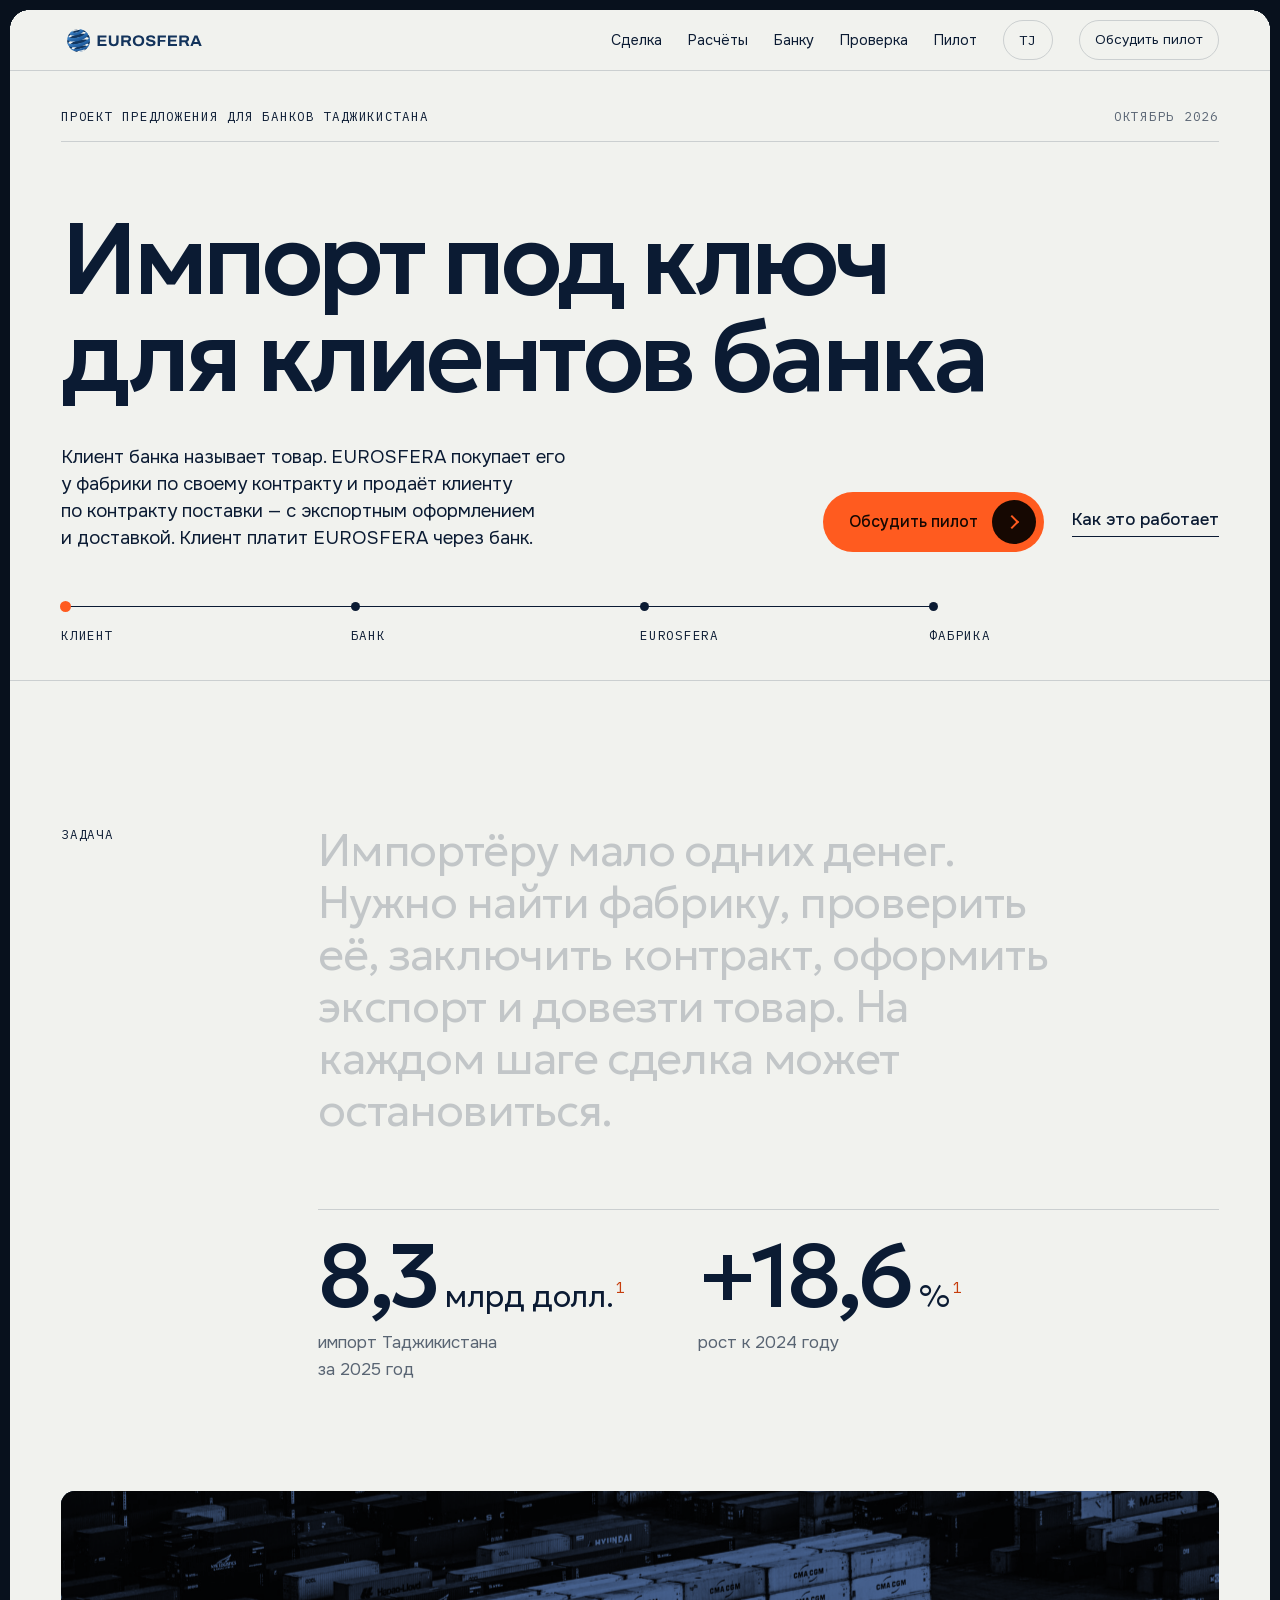
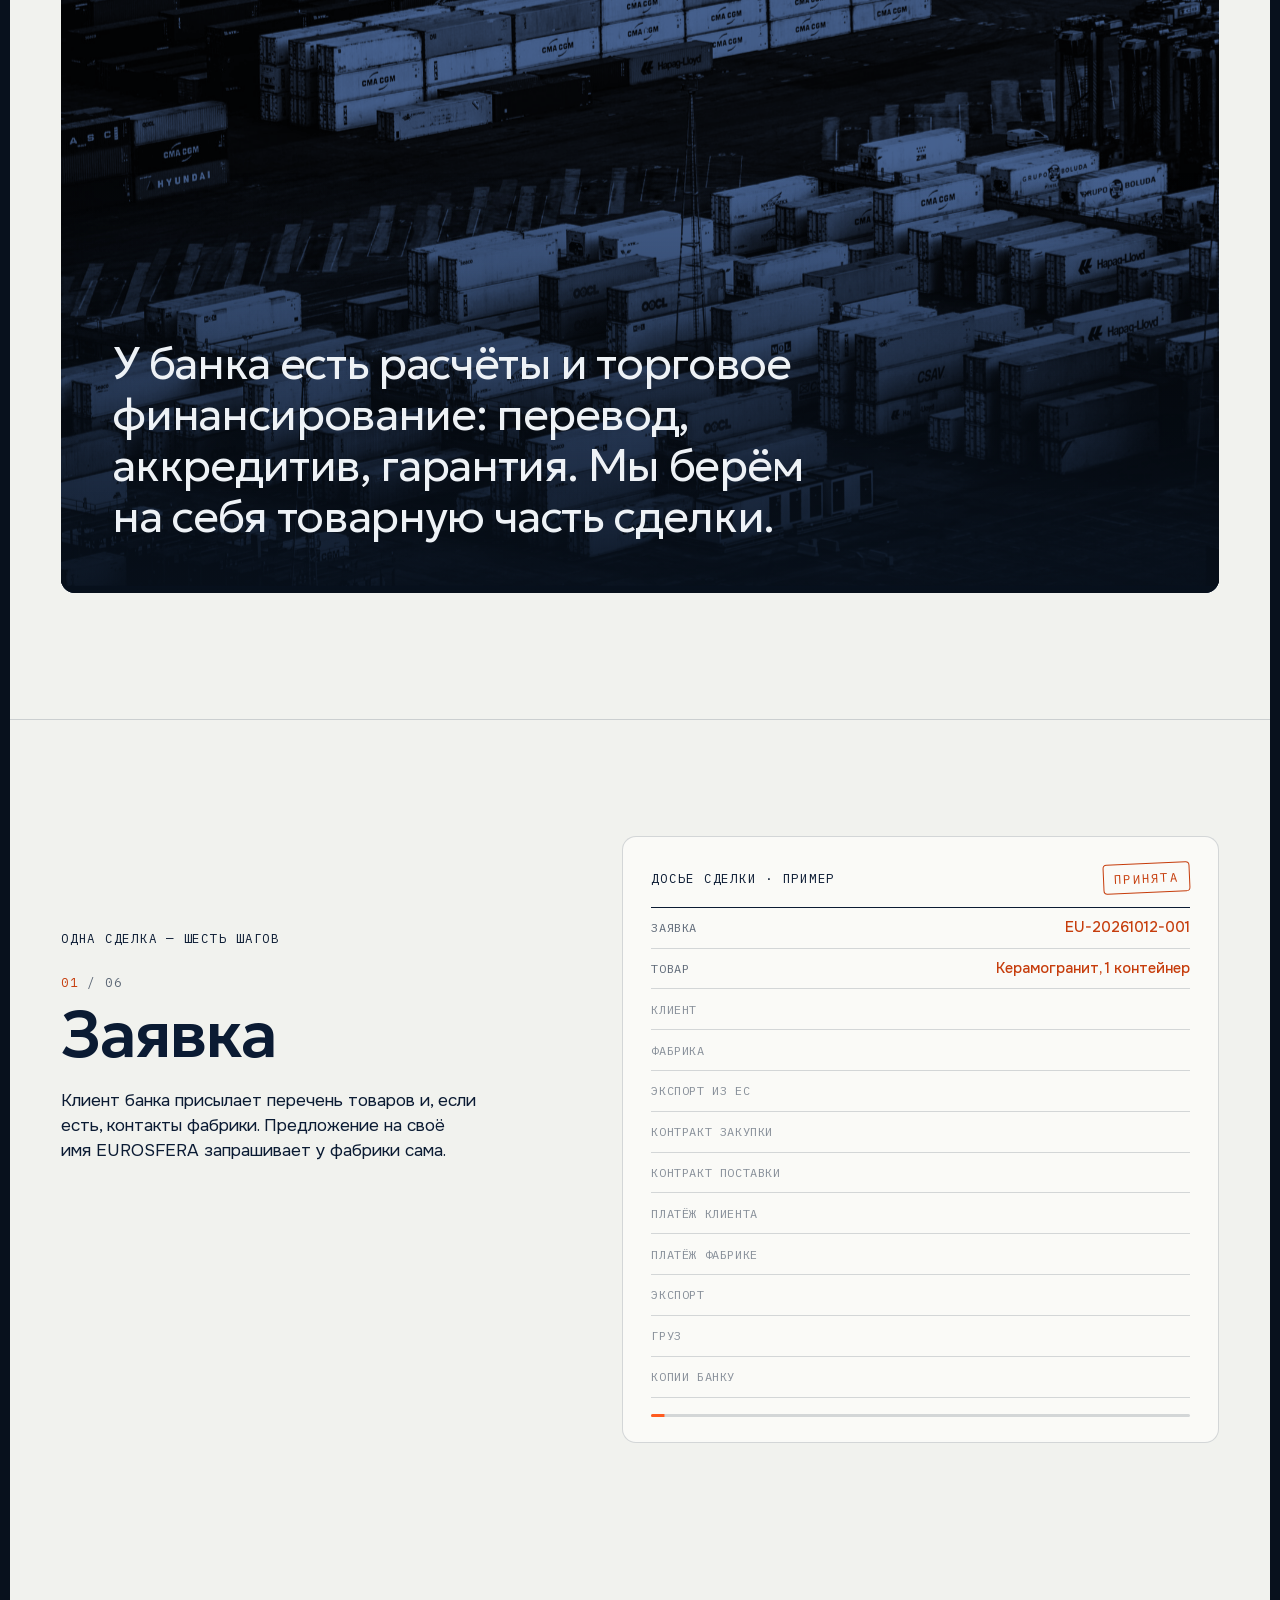
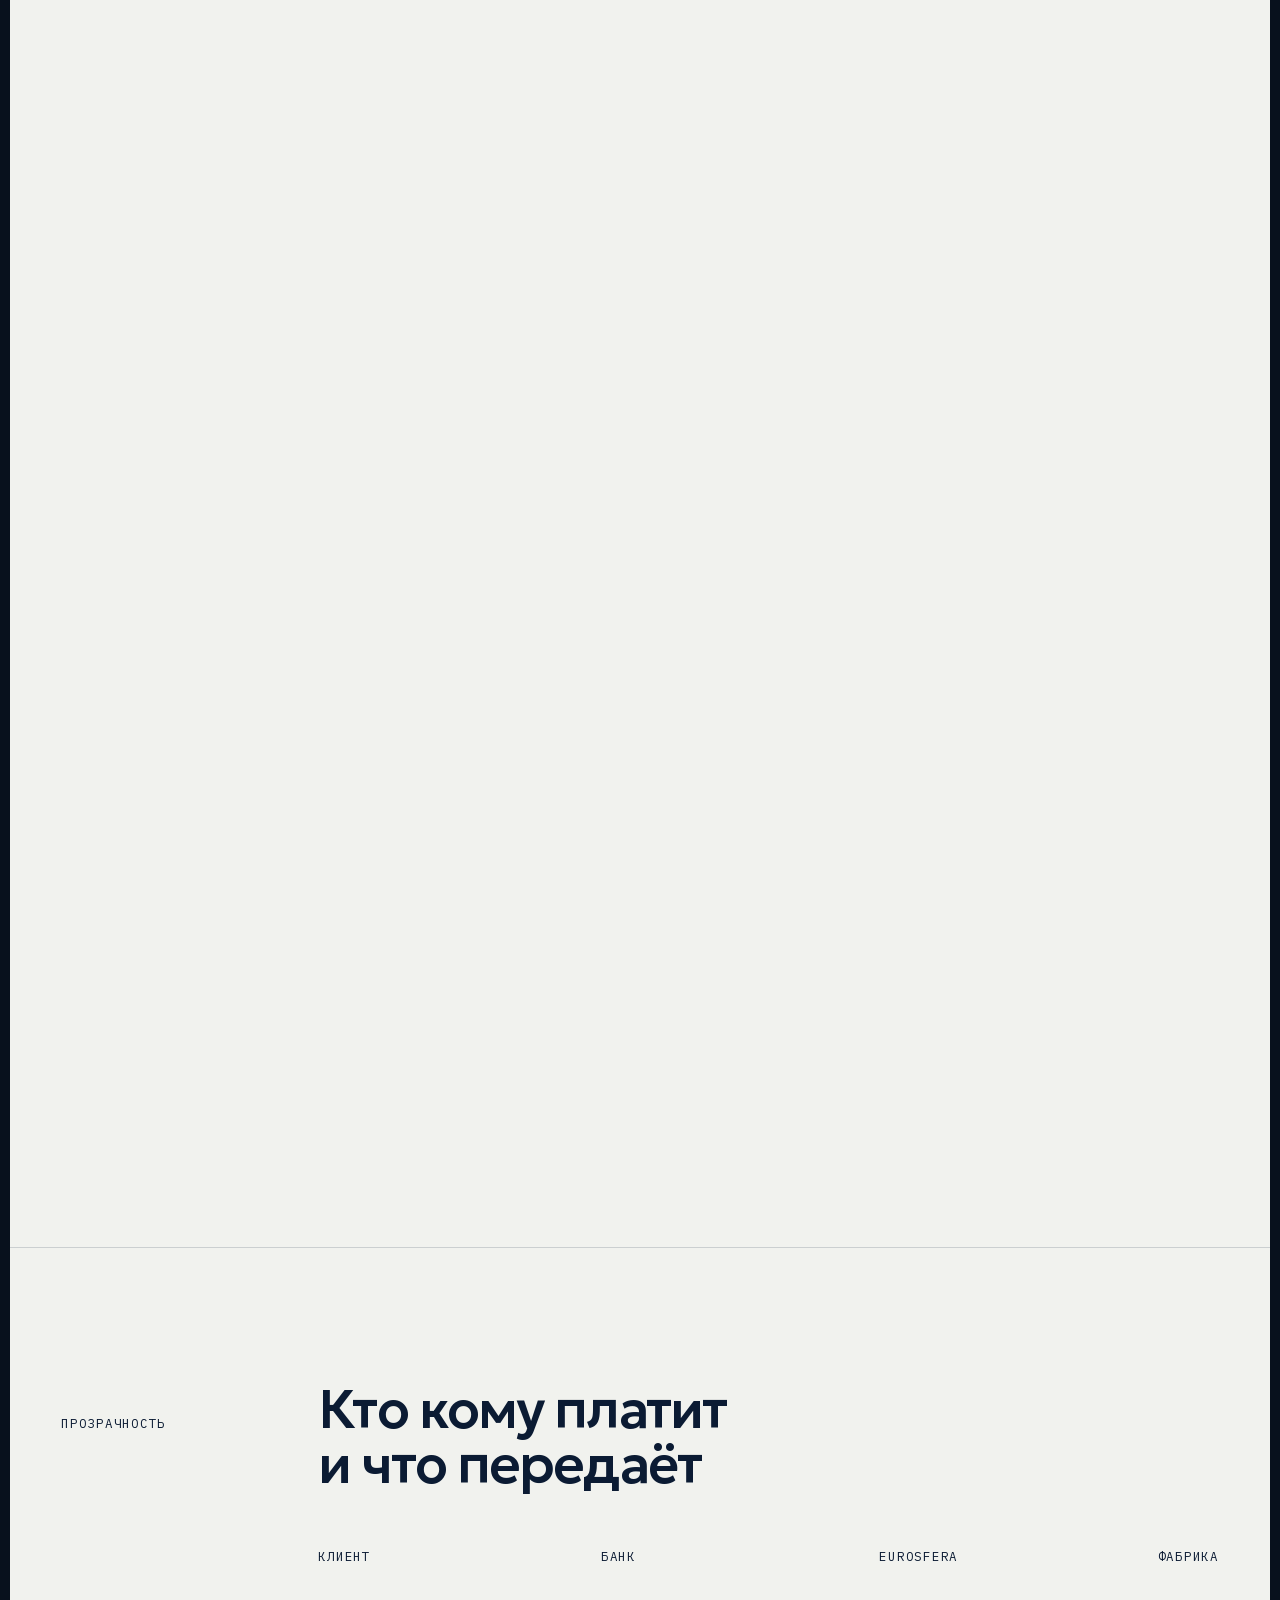
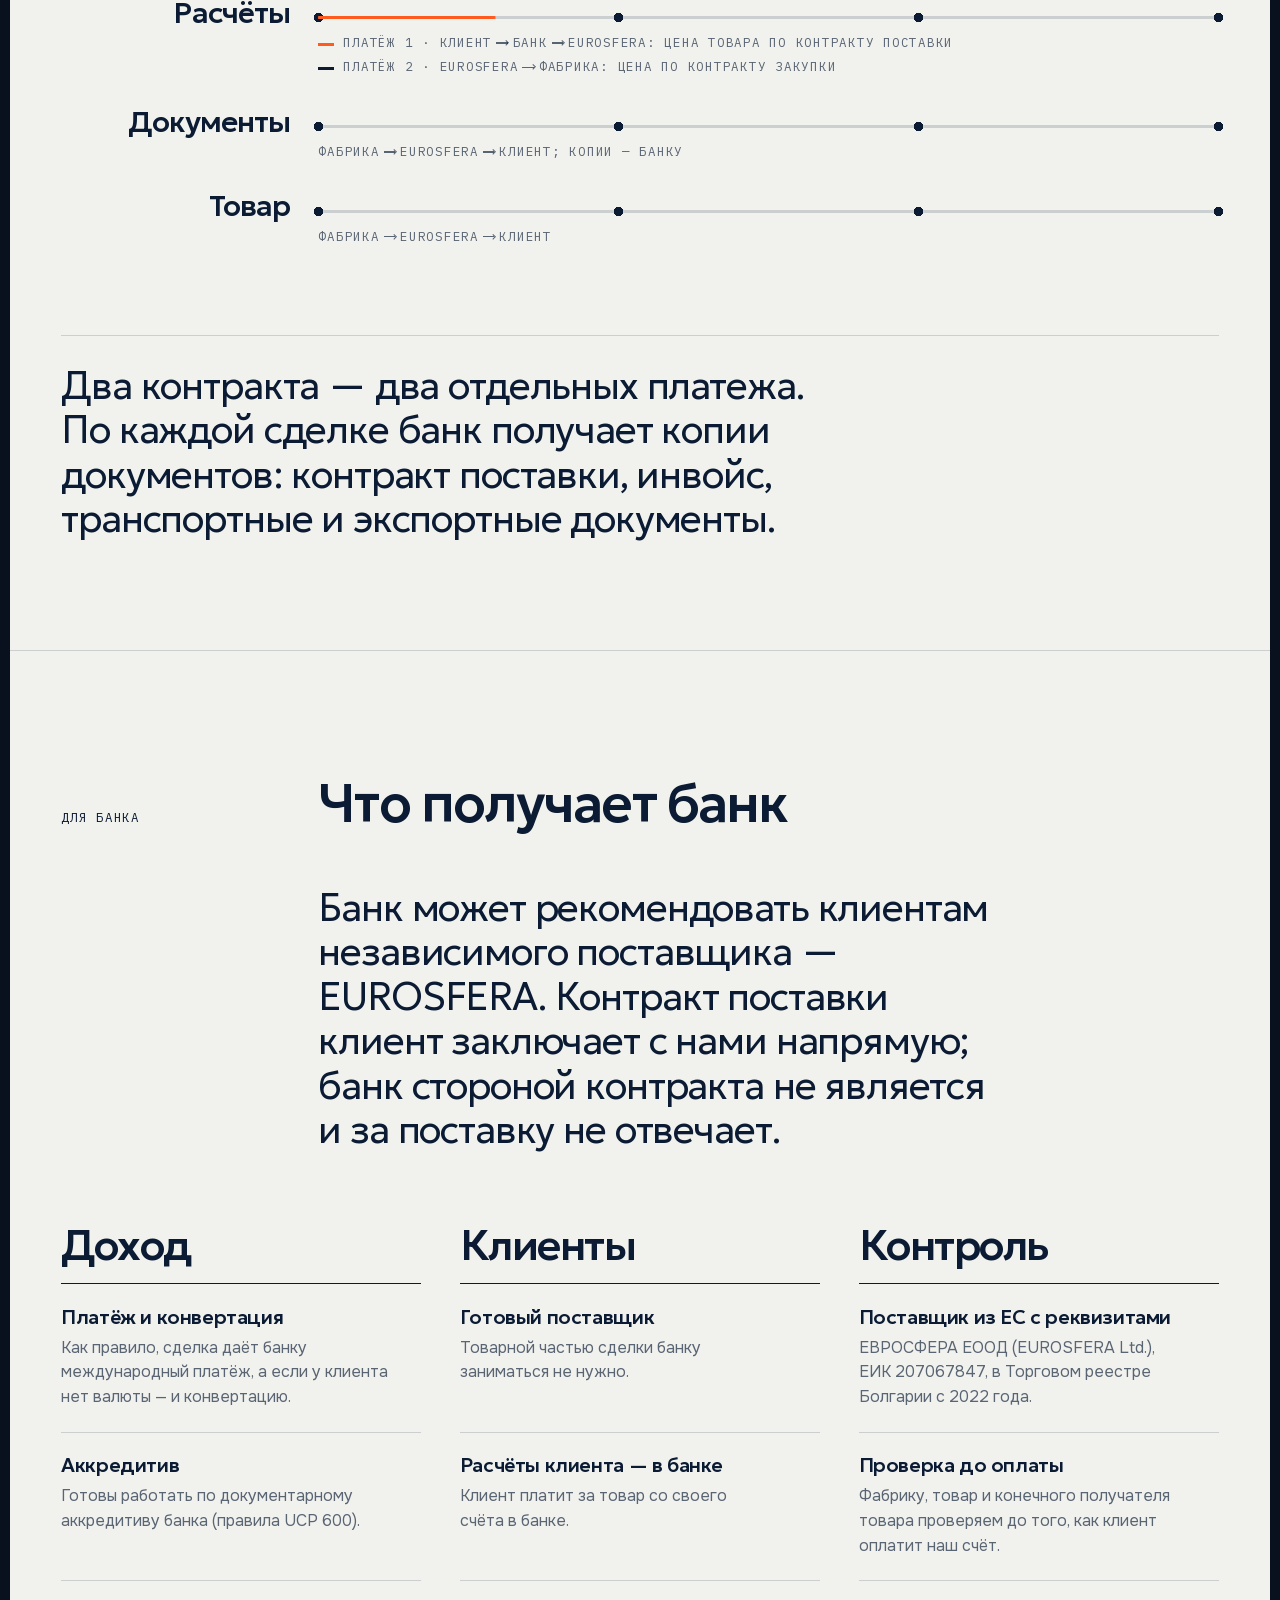
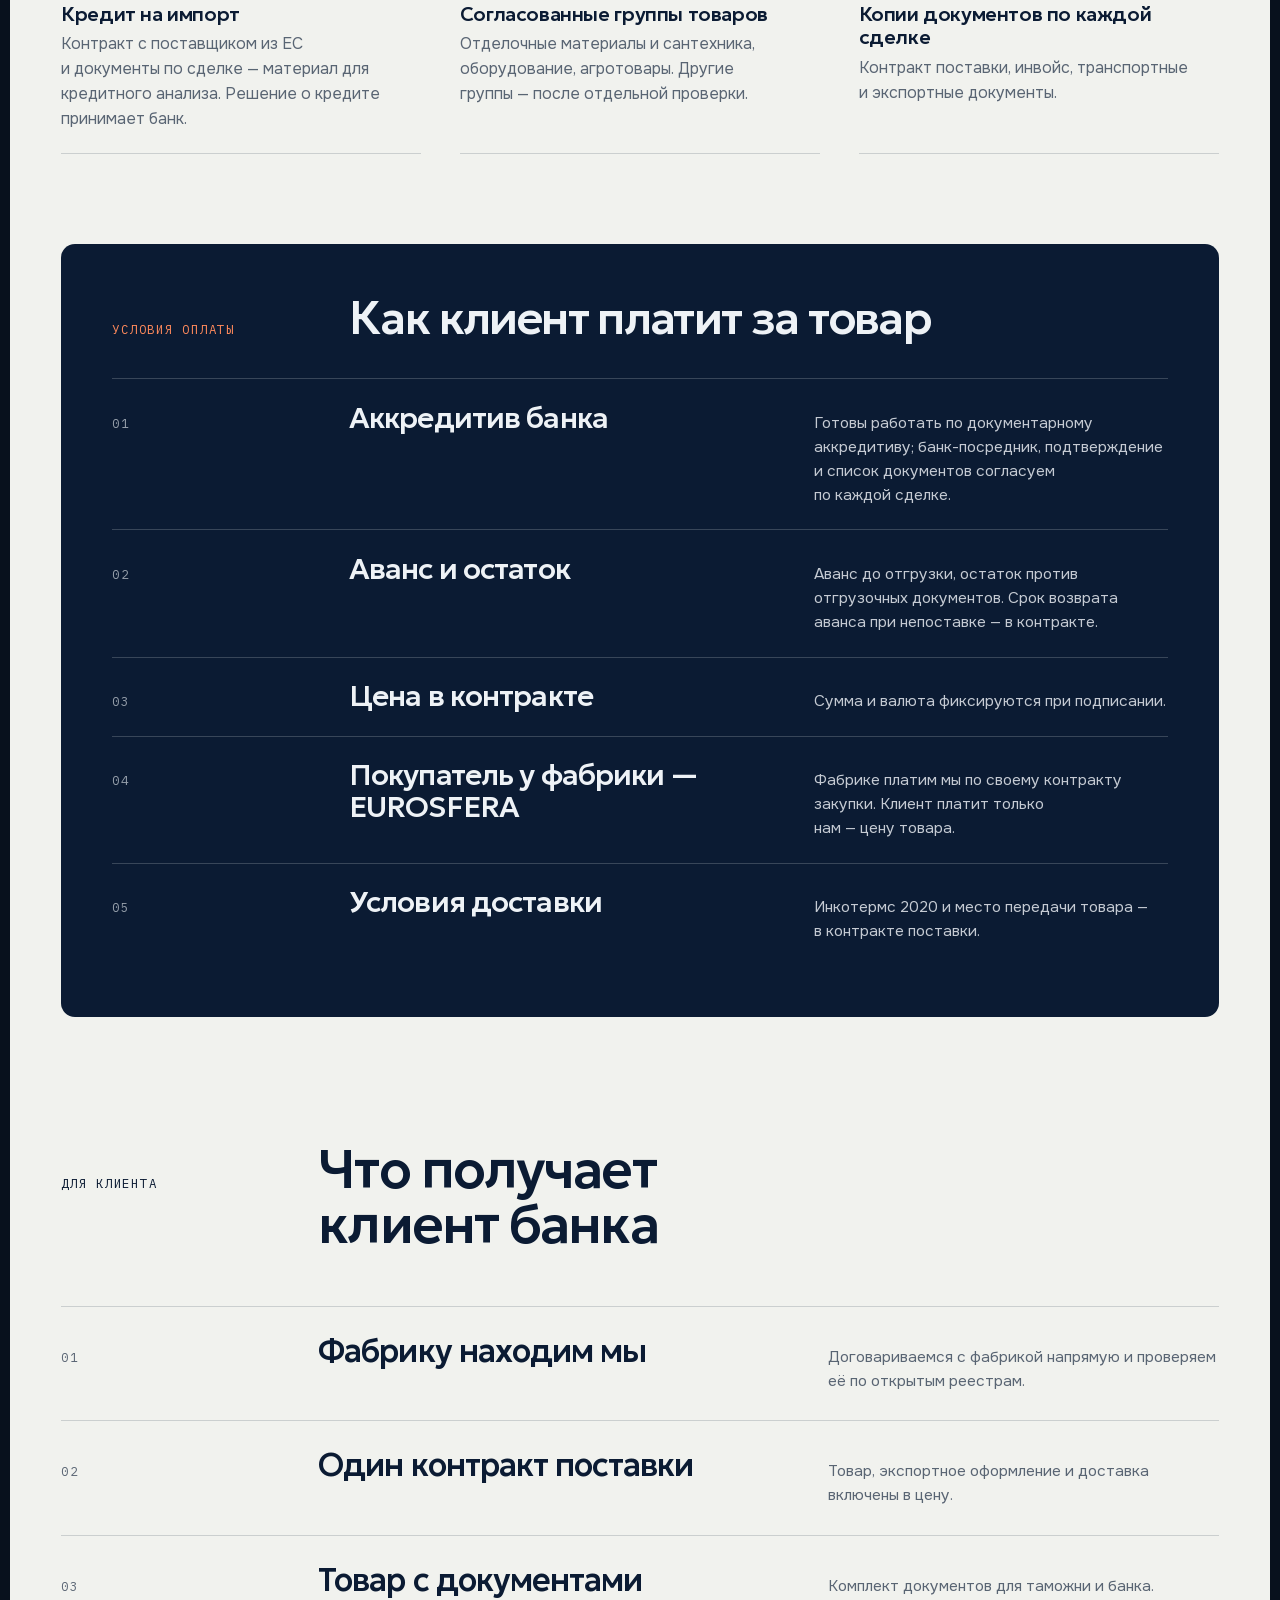
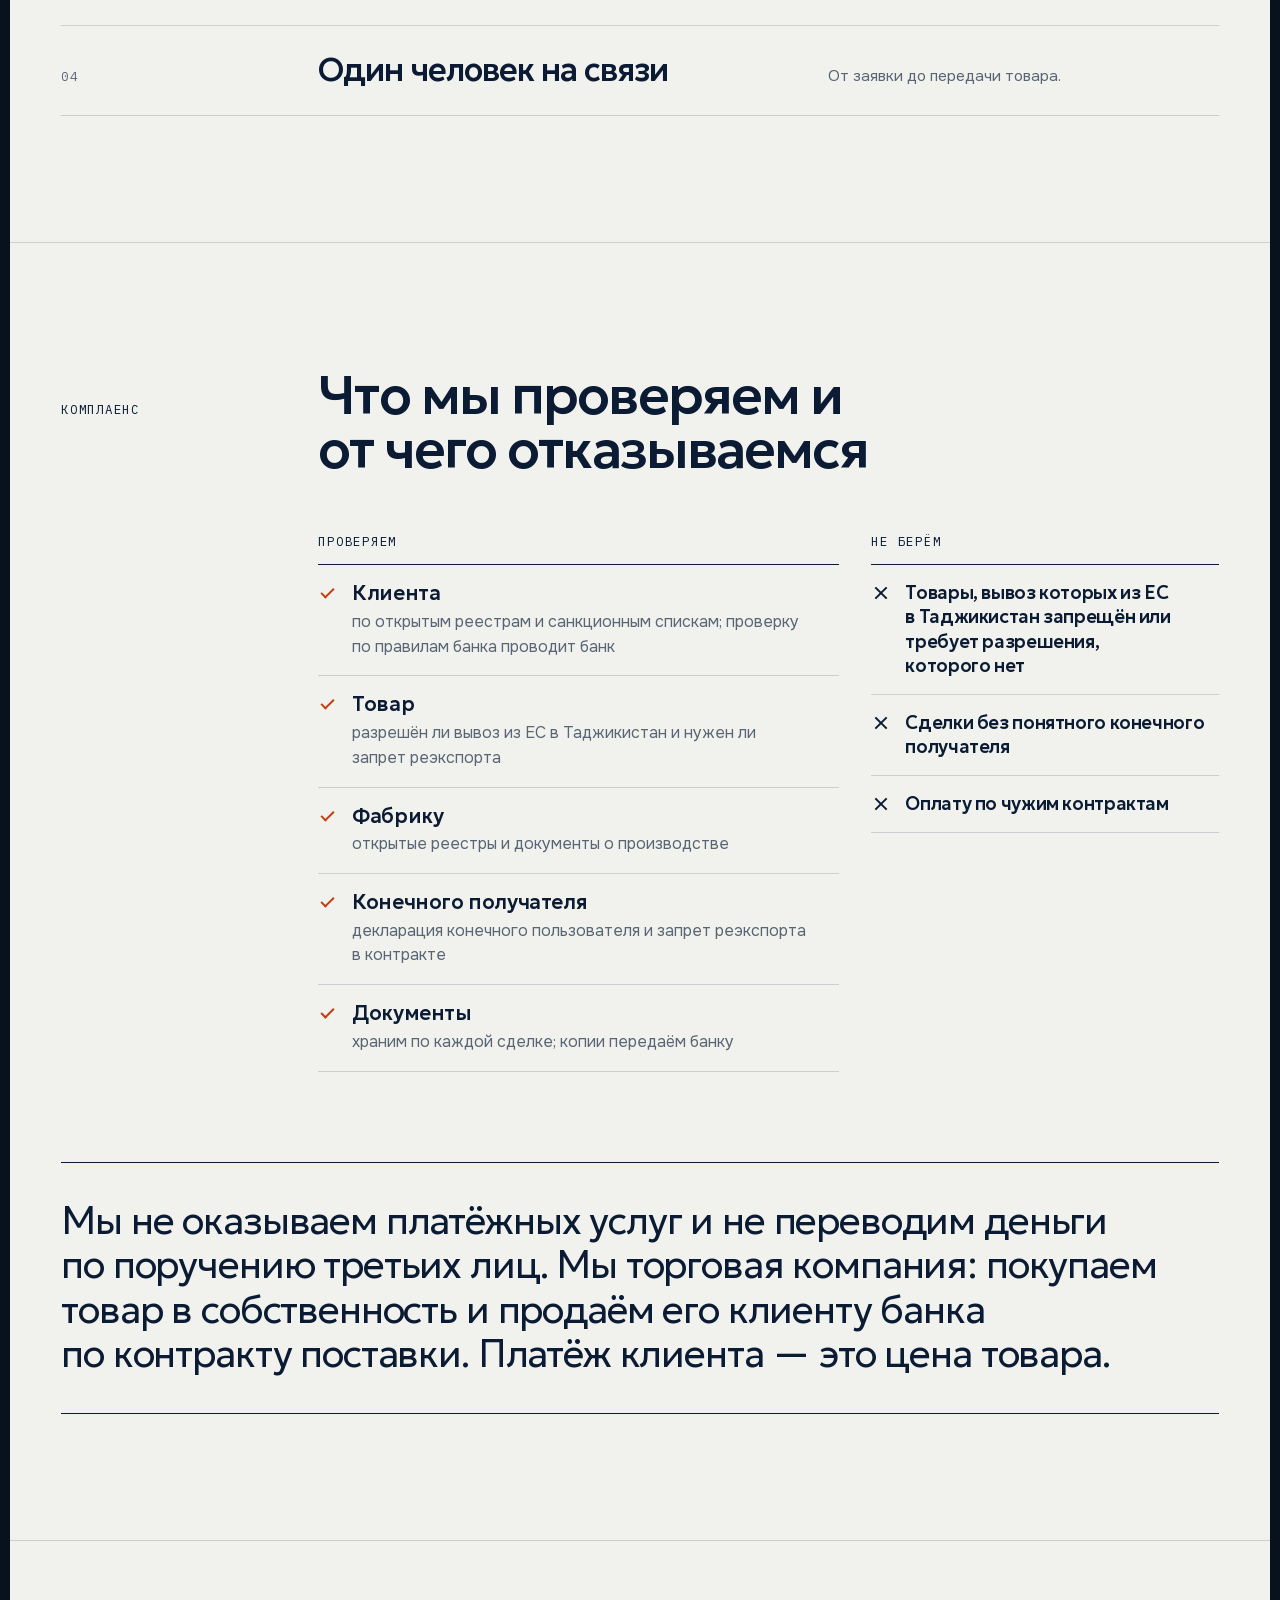
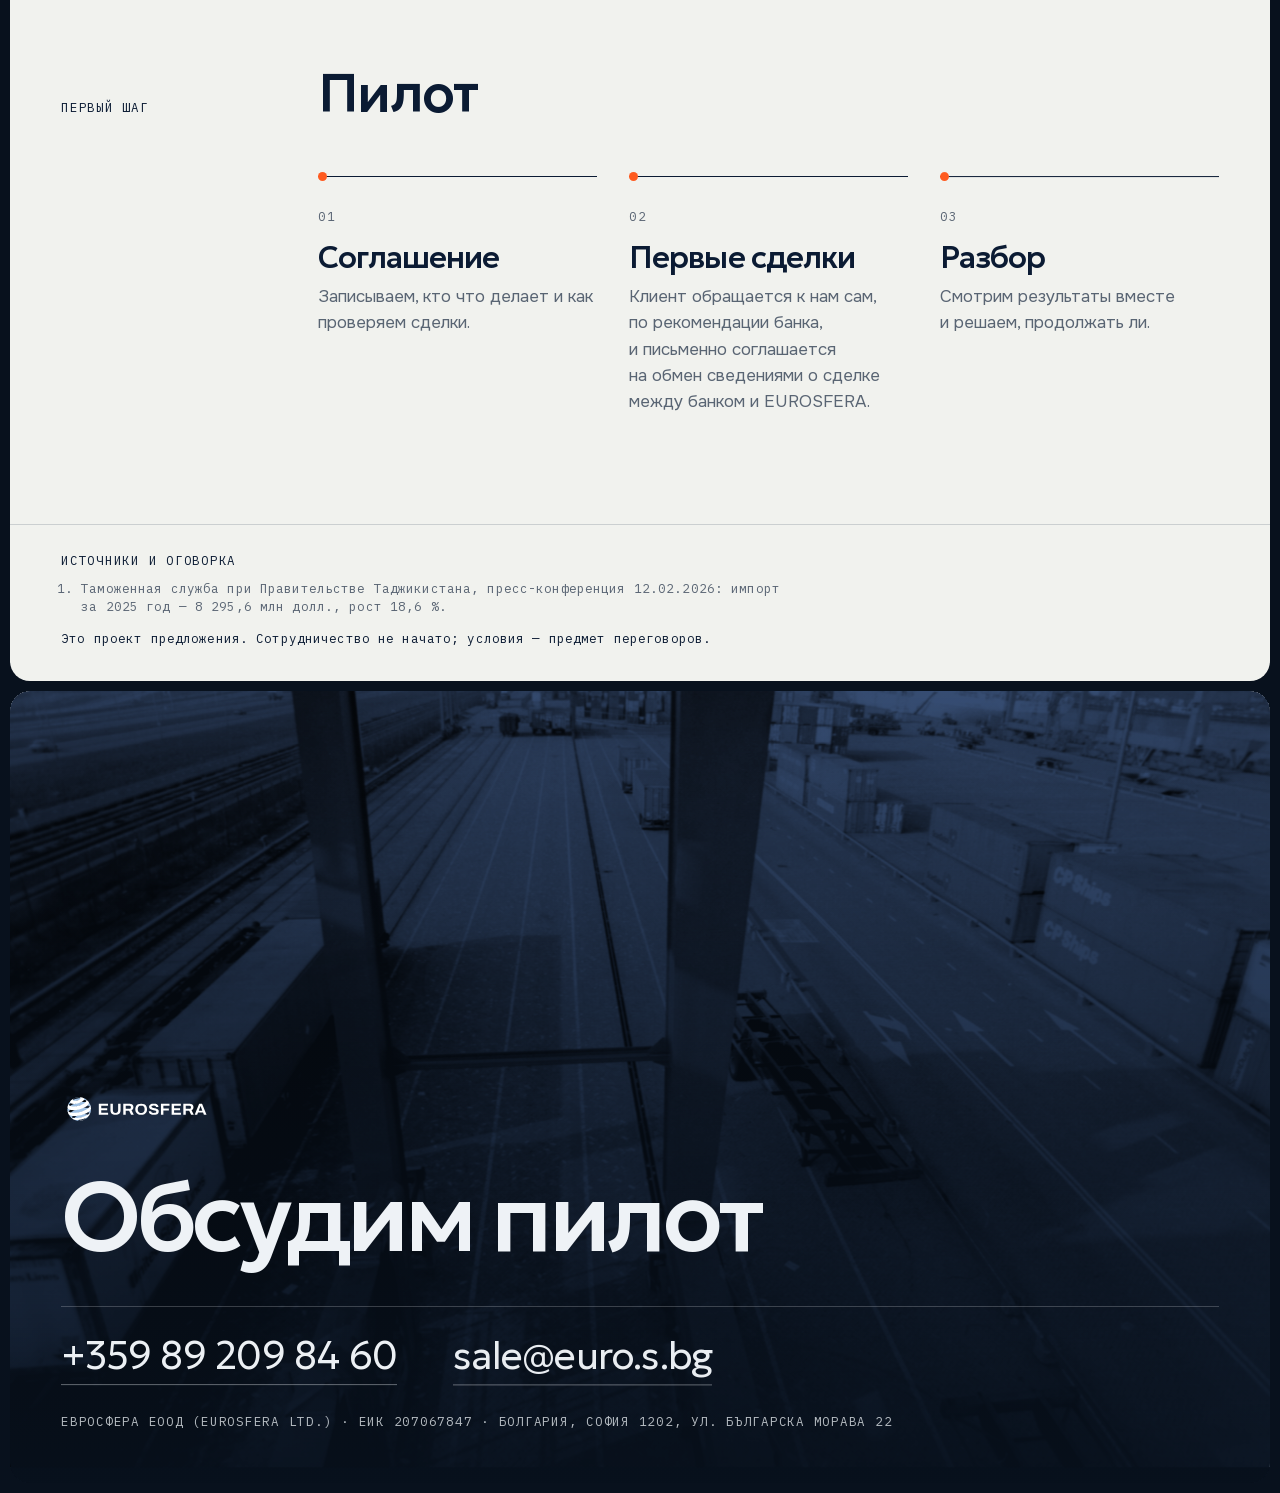
<file: v0-import.html>
<!doctype html>
<html lang="ru">
<head>
<meta charset="utf-8">
<meta name="viewport" content="width=device-width, initial-scale=1">
<title>Предложение EUROSFERA для банков Таджикистана — проект</title>
<meta name="description" content="Проект предложения EUROSFERA для банков Таджикистана: поставка товаров зарубежных фабрик клиентам банка — контракт, экспортное оформление, доставка и документы.">
<meta name="robots" content="noindex, nofollow">
<link rel="icon" href="data:,">
<link rel="preload" as="font" type="font/woff2" href="fonts/geo-cyrillic.woff2" crossorigin>
<link rel="preload" as="font" type="font/woff2" href="fonts/geo-cyrillic-ext.woff2" crossorigin>
<link rel="stylesheet" href="style.css">
<script>document.documentElement.classList.add("js-wait");setTimeout(function(){document.documentElement.classList.remove("js-wait")},2500)</script>
</head>
<body>

<a class="skip" href="#deal" data-tj="Ба мундариҷа">К содержанию</a>

<div class="sheet">

<header class="top">
  <a class="top__logo" href="#hero" aria-label="EUROSFERA — в начало"><img src="img/logo-ink.svg" alt="EUROSFERA" width="163" height="30"></a>
  <nav class="top__nav" aria-label="Разделы">
    <a href="#deal" data-tj="Муомила">Сделка</a>
    <a href="#flows" data-tj="Пардохтҳо">Расчёты</a>
    <a href="#bank" data-tj="Барои бонк">Банку</a>
    <a href="#check" data-tj="Санҷиш">Проверка</a>
    <a href="#pilot" data-tj="Лоиҳаи озмоишӣ">Пилот</a>
  </nav>
  <a class="top__lang" href="?lang=tj" hreflang="tg" aria-label="Забони тоҷикӣ">TJ</a>
  <a class="top__cta" href="#contact" data-tj="Муҳокима">Обсудить пилот</a>
</header>

<main>

<!-- ───────── Первый экран ───────── -->
<section class="hero hero--fit" id="hero">
  <div class="hero__meta mono">
    <span data-tj="Лоиҳаи пешниҳод барои бонкҳои Тоҷикистон">Проект предложения для банков Таджикистана</span>
    <span data-tj="Октябри 2026">Октябрь 2026</span>
  </div>
  <h1 class="hero__title" data-split data-tj="Воридот аз&nbsp;аввал то&nbsp;охир&nbsp;—<br>барои мизоҷони бонк">Импорт под&nbsp;ключ<br>для&nbsp;клиентов банка</h1>
  <div class="hero__foot">
    <p class="hero__lead" data-tj="Мизоҷи бонк молро номбар мекунад. EUROSFERA онро аз&nbsp;корхона бо&nbsp;шартномаи худ мехарад ва&nbsp;ба&nbsp;мизоҷ тибқи шартномаи таҳвили мол мефурӯшад&nbsp;— бо&nbsp;расмиёти содирот ва&nbsp;молрасонӣ. Мизоҷ ба&nbsp;EUROSFERA тавассути бонк пардохт&nbsp;мекунад.">Клиент банка называет товар. EUROSFERA покупает его у&nbsp;фабрики по&nbsp;своему контракту и&nbsp;продаёт клиенту по&nbsp;контракту поставки&nbsp;— с&nbsp;экспортным оформлением и&nbsp;доставкой. Клиент платит EUROSFERA через&nbsp;банк.</p>
    <div class="hero__cta">
      <a class="btn" href="#contact"><span data-tj="Муҳокимаи лоиҳаи озмоишӣ">Обсудить пилот</span><i aria-hidden="true"></i></a>
      <a class="link" href="#deal" data-tj="Ин чӣ гуна кор мекунад">Как это работает</a>
    </div>
  </div>
  <ol class="strip mono" aria-label="Участники сделки">
    <li data-tj="Мизоҷ">Клиент</li>
    <li data-tj="Бонк">Банк</li>
    <li>EUROSFERA</li>
    <li data-tj="Корхона">Фабрика</li>
    <li class="strip__line" aria-hidden="true"><i></i><b></b></li>
  </ol>
</section>

<!-- ───────── Задача ───────── -->
<section class="task" id="task">
  <p class="mono label" data-tj="Вазифа">Задача</p>
  <div class="task__body">
    <p class="task__say" data-words data-tj="Ба воридкунанда танҳо пул кифоя нест. Корхонаро ёфтан, онро санҷидан, шартнома бастан, содиротро ба расмият даровардан ва молро расондан лозим аст. Дар ҳар қадам муомила метавонад қатъ шавад.">Импортёру мало одних денег. Нужно найти фабрику, проверить её, заключить контракт, оформить экспорт и&nbsp;довезти товар. На&nbsp;каждом шаге сделка может остановиться.</p>
    <dl class="task__facts">
      <div>
        <dt><b>8,3</b> <span data-tj="млрд доллари ИМА">млрд долл.</span><sup>1</sup></dt>
        <dd data-tj="воридоти Тоҷикистон дар&nbsp;соли&nbsp;2025">импорт Таджикистана за&nbsp;2025&nbsp;год</dd>
      </div>
      <div>
        <dt><b>+18,6</b> <span>%</span><sup>1</sup></dt>
        <dd data-tj="афзоиш нисбат ба&nbsp;соли&nbsp;2024">рост к&nbsp;2024&nbsp;году</dd>
      </div>
    </dl>
  </div>
</section>

<!-- ───────── Фото и главная мысль ───────── -->
<section class="band">
  <div class="band__media" aria-hidden="true">
    <picture><source media="(max-width: 699px)" srcset="img/port-m.jpg"><img src="img/port.jpg" alt="" loading="lazy" width="2200" height="1467"></picture>
  </div>
  <p class="band__text" data-tj="Бонк ҳисоббаробаркунӣ ва&nbsp;маблағгузории тиҷоратӣ дорад: интиқоли маблағ, аккредитив, кафолат. Мо&nbsp;корҳои марбут ба&nbsp;молро ба&nbsp;зимма&nbsp;мегирем.">У&nbsp;банка есть расчёты и&nbsp;торговое финансирование: перевод, аккредитив, гарантия. Мы&nbsp;берём на&nbsp;себя товарную часть&nbsp;сделки.</p>
</section>

<!-- ───────── Одна сделка: шесть шагов и досье ───────── -->
<section class="deal" id="deal" aria-label="Одна сделка от заявки до закрытия">
  <div class="deal__stage">
    <div class="deal__left">
      <p class="mono label" data-tj="Як муомила — шаш қадам">Одна сделка&nbsp;— шесть шагов</p>
      <ol class="steps">
        <li class="step" data-step>
          <p class="step__num mono"><b>01</b> / 06</p>
          <h2 class="step__title" data-tj="Дархост">Заявка</h2>
          <p class="step__copy" data-tj="Мизоҷи бонк рӯйхати молҳо ва, агар бошад, маълумоти тамоси корхонаро мефиристад. Пешниҳоди нархро ба&nbsp;номи худ EUROSFERA аз&nbsp;корхона худаш мепурсад.">Клиент банка присылает перечень товаров и, если есть, контакты фабрики. Предложение на&nbsp;своё имя EUROSFERA запрашивает у&nbsp;фабрики сама.</p>
        </li>
        <li class="step" data-step>
          <p class="step__num mono"><b>02</b> / 06</p>
          <h2 class="step__title" data-tj="Санҷиш">Проверка</h2>
          <p class="step__copy" data-tj="Корхона ва&nbsp;мизоҷро аз&nbsp;рӯйи феҳристҳои кушод ва&nbsp;рӯйхатҳои таҳримӣ, молро&nbsp;— аз&nbsp;рӯйи қоидаҳои содирот аз&nbsp;Иттиҳоди Аврупо месанҷем. Ин санҷиши худи мост; санҷиши мизоҷро тибқи қоидаҳои бонк худи бонк мегузаронад.">Проверяем фабрику и&nbsp;клиента по&nbsp;открытым реестрам и&nbsp;санкционным спискам, товар&nbsp;— по&nbsp;правилам экспорта из&nbsp;ЕС. Это наша собственная проверка; проверку клиента по&nbsp;правилам банка проводит&nbsp;банк.</p>
        </li>
        <li class="step" data-step>
          <p class="step__num mono"><b>03</b> / 06</p>
          <h2 class="step__title" data-tj="Ду шартнома">Два контракта</h2>
          <p class="step__copy" data-tj="EUROSFERA бо&nbsp;корхона шартномаи харид ва&nbsp;бо&nbsp;мизоҷ шартномаи таҳвили мол (маҳсулотсупорӣ) мебандад. Барои корхона мо&nbsp;харидор, барои мизоҷ&nbsp;— фурӯшанда ҳастем: барои миқдор, сифат ва&nbsp;муҳлат тибқи шартномаи таҳвил ҷавоб&nbsp;медиҳем.">EUROSFERA заключает контракт закупки с&nbsp;фабрикой и&nbsp;контракт поставки с&nbsp;клиентом. Для фабрики мы покупатель, для клиента&nbsp;— продавец: за&nbsp;количество, качество и&nbsp;срок отвечаем по&nbsp;контракту&nbsp;поставки.</p>
        </li>
        <li class="step" data-step>
          <p class="step__num mono"><b>04</b> / 06</p>
          <h2 class="step__title" data-tj="Ҳисоббаробаркунӣ">Расчёт</h2>
          <p class="step__copy" data-tj="Мизоҷ ба&nbsp;EUROSFERA нархи молро тибқи шартномаи таҳвил мепардозад&nbsp;— тавассути бонки худ, бо&nbsp;интиқоли маблағ ё&nbsp;аккредитив. Ба&nbsp;корхона мо&nbsp;мепардозем&nbsp;— тибқи шартномаи хариди&nbsp;худ.">Клиент платит EUROSFERA цену товара по&nbsp;контракту поставки&nbsp;— через свой банк, переводом или аккредитивом. Фабрике платим мы&nbsp;— по&nbsp;своему контракту&nbsp;закупки.</p>
        </li>
        <li class="step" data-step>
          <p class="step__num mono"><b>05</b> / 06</p>
          <h2 class="step__title" data-tj="Борфиристӣ">Отгрузка</h2>
          <p class="step__copy" data-tj="Молро аз&nbsp;корхона қабул мекунем, ҳангоми борфиристӣ аз&nbsp;Иттиҳоди Аврупо содиротро ба&nbsp;расмият медарорем ва&nbsp;тибқи шартҳои шартнома мерасонем. Ба&nbsp;мизоҷ ва&nbsp;бонк санаи борфиристӣ, рақами ҳуҷҷати нақлиётӣ ва&nbsp;санаи расиданро хабар&nbsp;медиҳем.">Принимаем товар у&nbsp;фабрики, при отгрузке из&nbsp;ЕС оформляем экспорт и&nbsp;доставляем на&nbsp;условиях контракта. Клиенту и&nbsp;банку сообщаем дату отгрузки, номер транспортного документа и&nbsp;дату&nbsp;прибытия.</p>
        </li>
        <li class="step" data-step>
          <p class="step__num mono"><b>06</b> / 06</p>
          <h2 class="step__title" data-tj="Анҷом">Закрытие</h2>
          <p class="step__copy" data-tj="Ба&nbsp;мизоҷ ҳуҷҷатҳои муомиларо ва&nbsp;ба&nbsp;бонк нусхаҳои онҳоро месупорем: шартномаи таҳвил, инвойс, варақаи бастабандӣ, ҳуҷҷатҳои нақлиётӣ, декларатсияи содиротӣ. Розигии мизоҷ ба&nbsp;ин дар шартнома сабт&nbsp;шудааст.">Передаём клиенту документы по&nbsp;сделке, а&nbsp;банку&nbsp;— их копии: контракт поставки, инвойс, упаковочный лист, транспортные документы, экспортную декларацию. Согласие клиента на&nbsp;это записано в&nbsp;контракте.</p>
        </li>
      </ol>
    </div>

    <aside class="dossier" aria-label="Досье сделки, пример">
      <header class="dossier__head mono">
        <span data-tj="Парвандаи муомила · намуна">Досье сделки · пример</span>
        <span class="stamp" aria-hidden="true">
          <i data-tj="Қабул шуд">Принята</i>
          <i data-tj="Санҷида шуд">Проверена</i>
          <i data-tj="Имзо шуд">Подписана</i>
          <i data-tj="Пардохт шуд">Оплачена</i>
          <i data-tj="Дар роҳ">В пути</i>
          <i data-tj="Анҷом ёфт">Закрыта</i>
        </span>
      </header>
      <dl class="dossier__rows">
        <div class="row" data-at="1"><dt data-tj="Дархост">Заявка</dt><dd data-tj="EU-20261012-001">EU-20261012-001</dd></div>
        <div class="row" data-at="1"><dt data-tj="Мол">Товар</dt><dd data-tj="Керамогранит, 1&nbsp;контейнер">Керамогранит, 1&nbsp;контейнер</dd></div>
        <div class="row" data-at="2"><dt data-tj="Мизоҷ">Клиент</dt><dd data-tj="санҷида шуд">проверен</dd></div>
        <div class="row" data-at="2"><dt data-tj="Корхона">Фабрика</dt><dd data-tj="санҷида шуд">проверена</dd></div>
        <div class="row" data-at="2"><dt data-tj="Содирот аз ИА">Экспорт из ЕС</dt><dd data-tj="иҷозат аст">разрешён</dd></div>
        <div class="row" data-at="3"><dt data-tj="Шартномаи харид">Контракт закупки</dt><dd data-tj="корхона<i class='arr'></i>EUROSFERA">фабрика<i class='arr'></i>EUROSFERA</dd></div>
        <div class="row" data-at="3"><dt data-tj="Шартномаи таҳвил">Контракт поставки</dt><dd data-tj="EUROSFERA<i class='arr'></i>мизоҷ">EUROSFERA<i class='arr'></i>клиент</dd></div>
        <div class="row" data-at="4"><dt data-tj="Пардохти мизоҷ">Платёж клиента</dt><dd data-tj="тавассути бонк">через банк</dd></div>
        <div class="row" data-at="4"><dt data-tj="Пардохт ба корхона">Платёж фабрике</dt><dd data-tj="тибқи шартномаи харид">по контракту закупки</dd></div>
        <div class="row" data-at="5"><dt data-tj="Содирот">Экспорт</dt><dd data-tj="ба расмият даромад">оформлен</dd></div>
        <div class="row" data-at="5" data-swap="6"><dt data-tj="Бор">Груз</dt><dd><span class="v1" data-tj="дар роҳ">в пути</span><span class="v2" data-tj="расонида шуд">доставлен</span></dd></div>
        <div class="row" data-at="6"><dt data-tj="Нусхаҳо ба бонк">Копии банку</dt><dd data-tj="супорида шуданд">переданы</dd></div>
      </dl>
      <div class="dossier__bar" aria-hidden="true"><i></i></div>
    </aside>
  </div>
</section>

<!-- ───────── Расчёты, документы, товар ───────── -->
<section class="flows" id="flows">
  <header class="head">
    <p class="mono label" data-tj="Шаффофият">Прозрачность</p>
    <h2 data-tj="Кӣ ба&nbsp;кӣ мепардозад ва&nbsp;чӣ месупорад">Кто кому платит и&nbsp;что передаёт</h2>
  </header>
  <div class="lanes" role="img" aria-label="Два отдельных платежа: клиент платит EUROSFERA цену товара через банк; EUROSFERA платит фабрике по своему контракту закупки. Документы идут от фабрики через EUROSFERA клиенту, копии — банку. Товар идёт от фабрики клиенту.">
    <ol class="lanes__nodes mono" aria-hidden="true">
      <li data-tj="Мизоҷ">Клиент</li><li data-tj="Бонк">Банк</li><li>EUROSFERA</li><li data-tj="Корхона">Фабрика</li>
    </ol>
    <div class="lane lane--money" aria-hidden="true">
      <p class="lane__name" data-tj="Пардохтҳо">Расчёты</p>
      <div class="lane__track"><i class="pay1"></i><i class="pay2"></i></div>
      <p class="lane__hint mono" data-tj="Пардохти 1 · мизоҷ<i class='arr'></i>бонк<i class='arr'></i>EUROSFERA: нархи мол тибқи шартномаи таҳвил">Платёж 1 · клиент<i class='arr'></i>банк<i class='arr'></i>EUROSFERA: цена товара по контракту поставки</p>
      <p class="lane__hint lane__hint--2 mono" data-tj="Пардохти 2 · EUROSFERA<i class='arr'></i>корхона: нарх тибқи шартномаи харид">Платёж 2 · EUROSFERA<i class='arr'></i>фабрика: цена по контракту закупки</p>
    </div>
    <div class="lane lane--docs" aria-hidden="true">
      <p class="lane__name" data-tj="Ҳуҷҷатҳо">Документы</p>
      <div class="lane__track"><i></i></div>
      <p class="lane__hint mono" data-tj="корхона<i class='arr'></i>EUROSFERA<i class='arr'></i>мизоҷ; нусхаҳо — ба бонк">фабрика<i class='arr'></i>EUROSFERA<i class='arr'></i>клиент; копии — банку</p>
    </div>
    <div class="lane lane--goods" aria-hidden="true">
      <p class="lane__name" data-tj="Мол">Товар</p>
      <div class="lane__track"><i></i></div>
      <p class="lane__hint mono" data-tj="корхона<i class='arr'></i>EUROSFERA<i class='arr'></i>мизоҷ">фабрика<i class='arr'></i>EUROSFERA<i class='arr'></i>клиент</p>
    </div>
  </div>
  <p class="flows__say" data-tj="Ду шартнома&nbsp;— ду пардохти алоҳида. Барои ҳар муомила бонк нусхаҳои ҳуҷҷатҳоро мегирад: шартномаи таҳвил, инвойс, ҳуҷҷатҳои нақлиётӣ ва&nbsp;содиротӣ.">Два контракта&nbsp;— два отдельных платежа. По&nbsp;каждой сделке банк получает копии документов: контракт поставки, инвойс, транспортные и&nbsp;экспортные&nbsp;документы.</p>
</section>

<!-- ───────── Что получает банк и клиент ───────── -->
<section class="gain" id="bank">
  <header class="head">
    <p class="mono label" data-tj="Барои бонк">Для банка</p>
    <h2 data-tj="Бонк чӣ ба даст меорад">Что получает банк</h2>
  </header>
  <p class="gain__say" data-tj="Бонк метавонад ба&nbsp;мизоҷон таҳвилгари мустақил&nbsp;— EUROSFERA-ро тавсия диҳад. Шартномаи таҳвилро мизоҷ бевосита бо&nbsp;мо мебандад; бонк тарафи шартнома нест ва&nbsp;барои таҳвил ҷавобгар&nbsp;нест.">Банк может рекомендовать клиентам независимого поставщика&nbsp;— EUROSFERA. Контракт поставки клиент заключает с&nbsp;нами напрямую; банк стороной контракта не&nbsp;является и&nbsp;за&nbsp;поставку не&nbsp;отвечает.</p>
  <!--trio-->
  <div class="trio">
    <div>
      <h3 data-tj="Даромад">Доход</h3>
      <ul>
        <li><b data-tj="Пардохт ва&nbsp;мубодилаи асъор">Платёж и&nbsp;конвертация</b><em data-tj="Чун қоида, муомила ба&nbsp;бонк пардохти байналмилалӣ ва, агар мизоҷ асъори хориҷӣ надошта бошад,&nbsp;— мубодилаи асъор&nbsp;медиҳад.">Как правило, сделка даёт банку международный платёж, а&nbsp;если у&nbsp;клиента нет валюты&nbsp;— и&nbsp;конвертацию.</em></li>
        <li><b data-tj="Аккредитив">Аккредитив</b><em data-tj="Омодаем бо&nbsp;аккредитиви ҳуҷҷатии бонк кор кунем (қоидаҳои UCP&nbsp;600).">Готовы работать по&nbsp;документарному аккредитиву банка (правила UCP&nbsp;600).</em></li>
        <li><b data-tj="Қарз барои воридот">Кредит на&nbsp;импорт</b><em data-tj="Шартнома бо&nbsp;таҳвилгар аз&nbsp;Иттиҳоди Аврупо ва&nbsp;ҳуҷҷатҳои муомила&nbsp;— мавод барои таҳлили қарзӣ. Қарорро дар бораи қарз бонк қабул&nbsp;мекунад.">Контракт с&nbsp;поставщиком из&nbsp;ЕС и&nbsp;документы по&nbsp;сделке&nbsp;— материал для кредитного анализа. Решение о&nbsp;кредите принимает&nbsp;банк.</em></li>
      </ul>
    </div>
    <div>
      <h3 data-tj="Мизоҷон">Клиенты</h3>
      <ul>
        <li><b data-tj="Таҳвилгари тайёр">Готовый поставщик</b><em data-tj="Ба&nbsp;бонк лозим нест, ки бо&nbsp;корҳои марбут ба&nbsp;мол машғул&nbsp;шавад.">Товарной частью сделки банку заниматься не&nbsp;нужно.</em></li>
        <li><b data-tj="Ҳисоббаробаркунии мизоҷ&nbsp;— дар бонк">Расчёты клиента&nbsp;— в&nbsp;банке</b><em data-tj="Мизоҷ барои мол аз&nbsp;суратҳисоби худ дар бонк пардохт&nbsp;мекунад.">Клиент платит за&nbsp;товар со&nbsp;своего счёта в&nbsp;банке.</em></li>
        <li><b data-tj="Гурӯҳҳои мувофиқашудаи молҳо">Согласованные группы товаров</b><em data-tj="Масолеҳи пардозӣ ва&nbsp;сантехника, таҷҳизот, молҳо барои соҳаи кишоварзӣ. Гурӯҳҳои дигар&nbsp;— пас аз&nbsp;санҷиши&nbsp;алоҳида.">Отделочные материалы и&nbsp;сантехника, оборудование, агротовары. Другие группы&nbsp;— после отдельной&nbsp;проверки.</em></li>
      </ul>
    </div>
    <div>
      <h3 data-tj="Назорат">Контроль</h3>
      <ul>
        <li><b data-tj="Таҳвилгар аз&nbsp;ИА бо&nbsp;реквизитҳо">Поставщик из&nbsp;ЕС с&nbsp;реквизитами</b><em data-tj="ЕВРОСФЕРА ЕООД (EUROSFERA&nbsp;Ltd.), ЕИК&nbsp;207067847, дар Феҳристи савдои Булғористон аз&nbsp;соли&nbsp;2022.">ЕВРОСФЕРА ЕООД (EUROSFERA&nbsp;Ltd.), ЕИК&nbsp;207067847, в&nbsp;Торговом реестре Болгарии с&nbsp;2022&nbsp;года.</em></li>
        <li><b data-tj="Санҷиш пеш аз&nbsp;пардохт">Проверка до&nbsp;оплаты</b><em data-tj="Корхона, мол ва&nbsp;гирандаи ниҳоии молро пеш аз&nbsp;он месанҷем, ки мизоҷ ҳисобномаи моро&nbsp;пардозад.">Фабрику, товар и&nbsp;конечного получателя товара проверяем до&nbsp;того, как клиент оплатит наш&nbsp;счёт.</em></li>
        <li><b data-tj="Нусхаҳои ҳуҷҷатҳо барои ҳар муомила">Копии документов по&nbsp;каждой сделке</b><em data-tj="Шартномаи таҳвил, инвойс, ҳуҷҷатҳои нақлиётӣ ва&nbsp;содиротӣ.">Контракт поставки, инвойс, транспортные и&nbsp;экспортные&nbsp;документы.</em></li>
      </ul>
    </div>
  </div>

  <!--/trio-->
  <!--terms-->
  <div class="terms">
    <header>
      <p class="mono" data-tj="Шартҳои пардохт">Условия оплаты</p>
      <h3 data-tj="Мизоҷ барои мол чӣ гуна мепардозад">Как клиент платит за&nbsp;товар</h3>
    </header>
    <ol>
      <li><span class="mono">01</span><b data-tj="Аккредитиви бонк">Аккредитив банка</b><em data-tj="Омодаем бо&nbsp;аккредитиви ҳуҷҷатӣ кор кунем; бонки миёнарав, тасдиқ ва&nbsp;рӯйхати ҳуҷҷатҳоро барои ҳар муомила мувофиқа&nbsp;мекунем.">Готовы работать по&nbsp;документарному аккредитиву; банк-посредник, подтверждение и&nbsp;список документов согласуем по&nbsp;каждой&nbsp;сделке.</em></li>
      <li><span class="mono">02</span><b data-tj="Пешпардохт ва&nbsp;бақия">Аванс и&nbsp;остаток</b><em data-tj="Пешпардохт то&nbsp;борфиристӣ, бақия бар ивази ҳуҷҷатҳои борфиристӣ. Муҳлати баргардонидани пешпардохт дар сурати таҳвил нашудани мол&nbsp;— дар&nbsp;шартнома.">Аванс до&nbsp;отгрузки, остаток против отгрузочных документов. Срок возврата аванса при непоставке&nbsp;— в&nbsp;контракте.</em></li>
      <li><span class="mono">03</span><b data-tj="Нарх дар шартнома">Цена в&nbsp;контракте</b><em data-tj="Маблағ ва&nbsp;асъор ҳангоми имзо муайян карда&nbsp;мешаванд.">Сумма и&nbsp;валюта фиксируются при&nbsp;подписании.</em></li>
      <li><span class="mono">04</span><b data-tj="Барои корхона харидор&nbsp;— EUROSFERA">Покупатель у&nbsp;фабрики&nbsp;— EUROSFERA</b><em data-tj="Ба&nbsp;корхона мо&nbsp;тибқи шартномаи хариди худ мепардозем. Мизоҷ танҳо ба&nbsp;мо мепардозад&nbsp;— нархи&nbsp;молро.">Фабрике платим мы по&nbsp;своему контракту закупки. Клиент платит только нам&nbsp;— цену&nbsp;товара.</em></li>
      <li><span class="mono">05</span><b data-tj="Шартҳои молрасонӣ">Условия доставки</b><em data-tj="Инкотермс 2020 ва&nbsp;ҷойи супоридани мол&nbsp;— дар шартномаи&nbsp;таҳвил.">Инкотермс 2020 и&nbsp;место передачи товара&nbsp;— в&nbsp;контракте&nbsp;поставки.</em></li>
    </ol>
  </div>

  <!--/terms-->
  <!--client-->
  <header class="head head--second" id="client">
    <p class="mono label" data-tj="Барои мизоҷ">Для клиента</p>
    <h2 data-tj="Мизоҷи бонк чӣ ба даст меорад">Что получает клиент банка</h2>
  </header>
  <ul class="ledger">
      <li><span class="mono">01</span><b data-tj="Корхонаро мо&nbsp;меёбем">Фабрику находим мы</b><em data-tj="Бо&nbsp;корхона бевосита созиш мекунем ва&nbsp;онро аз&nbsp;рӯйи феҳристҳои кушод&nbsp;месанҷем.">Договариваемся с&nbsp;фабрикой напрямую и&nbsp;проверяем её по&nbsp;открытым&nbsp;реестрам.</em></li>
      <li><span class="mono">02</span><b data-tj="Як шартномаи таҳвил">Один контракт поставки</b><em data-tj="Мол, расмиёти содирот ва&nbsp;молрасонӣ ба&nbsp;нарх дохил&nbsp;мешаванд.">Товар, экспортное оформление и&nbsp;доставка включены в&nbsp;цену.</em></li>
      <li><span class="mono">03</span><b data-tj="Мол бо&nbsp;ҳуҷҷатҳо">Товар с&nbsp;документами</b><em data-tj="Маҷмуи ҳуҷҷатҳо барои гумрук ва&nbsp;бонк.">Комплект документов для таможни и&nbsp;банка.</em></li>
      <li><span class="mono">04</span><b data-tj="Як шахс барои тамос">Один человек на&nbsp;связи</b><em data-tj="Аз&nbsp;дархост то&nbsp;супоридани мол.">От&nbsp;заявки до&nbsp;передачи товара.</em></li>
  </ul>
  <!--/client-->
</section>

<!-- ───────── Проверка ───────── -->
<section class="check" id="check">
  <header class="head">
    <p class="mono label" data-tj="Комплаенс">Комплаенс</p>
    <h2 data-tj="Мо чиро месанҷем ва аз чӣ даст мекашем">Что мы проверяем и&nbsp;от&nbsp;чего отказываемся</h2>
  </header>
  <div class="check__cols">
    <div>
      <p class="mono check__cap" data-tj="Месанҷем">Проверяем</p>
      <ul class="ticks">
        <li><b data-tj="Мизоҷ">Клиента</b><span data-tj="аз&nbsp;рӯйи феҳристҳои кушод ва&nbsp;рӯйхатҳои таҳримӣ; санҷишро тибқи қоидаҳои бонк худи бонк&nbsp;мегузаронад">по&nbsp;открытым реестрам и&nbsp;санкционным спискам; проверку по&nbsp;правилам банка проводит&nbsp;банк</span></li>
        <li><b data-tj="Мол">Товар</b><span data-tj="оё содирот аз&nbsp;ИА ба&nbsp;Тоҷикистон иҷозат аст ва&nbsp;оё манъи реэкспорт лозим&nbsp;аст">разрешён&nbsp;ли вывоз из&nbsp;ЕС в&nbsp;Таджикистан и&nbsp;нужен&nbsp;ли запрет&nbsp;реэкспорта</span></li>
        <li><b data-tj="Корхона">Фабрику</b><span data-tj="феҳристҳои кушод ва&nbsp;ҳуҷҷатҳо дар бораи&nbsp;истеҳсолот">открытые реестры и&nbsp;документы о&nbsp;производстве</span></li>
        <li><b data-tj="Гирандаи ниҳоӣ">Конечного получателя</b><span data-tj="эъломияи истифодабарандаи ниҳоӣ ва&nbsp;манъи реэкспорт дар&nbsp;шартнома">декларация конечного пользователя и&nbsp;запрет реэкспорта в&nbsp;контракте</span></li>
        <li><b data-tj="Ҳуҷҷатҳо">Документы</b><span data-tj="барои ҳар муомила нигоҳ медорем; нусхаҳоро ба&nbsp;бонк&nbsp;месупорем">храним по&nbsp;каждой сделке; копии передаём&nbsp;банку</span></li>
      </ul>
    </div>
    <div>
      <p class="mono check__cap" data-tj="Намегирем">Не берём</p>
      <ul class="crosses">
        <li data-tj="Молҳое, ки содироташон аз&nbsp;ИА ба&nbsp;Тоҷикистон манъ аст ё&nbsp;иҷозатеро талаб мекунад, ки&nbsp;нест">Товары, вывоз которых из&nbsp;ЕС в&nbsp;Таджикистан запрещён или требует разрешения, которого&nbsp;нет</li>
        <li data-tj="Муомилаҳо бе гирандаи ниҳоии&nbsp;маълум">Сделки без понятного конечного получателя</li>
        <li data-tj="Пардохт аз рӯйи шартномаҳои шахсони&nbsp;сеюм">Оплату по&nbsp;чужим контрактам</li>
      </ul>
    </div>
  </div>
  <p class="check__say" data-tj="Мо&nbsp;хизматрасониҳои пардохтӣ пешниҳод намекунем ва&nbsp;бо&nbsp;супориши шахсони сеюм маблағ интиқол намедиҳем. Мо&nbsp;ширкати савдо ҳастем: молро ба&nbsp;моликияти худ мехарем ва&nbsp;онро ба&nbsp;мизоҷи бонк тибқи шартномаи таҳвил мефурӯшем. Пардохти мизоҷ&nbsp;— ин нархи&nbsp;мол&nbsp;аст.">Мы&nbsp;не&nbsp;оказываем платёжных услуг и&nbsp;не&nbsp;переводим деньги по&nbsp;поручению третьих лиц. Мы&nbsp;торговая компания: покупаем товар в&nbsp;собственность и&nbsp;продаём его клиенту банка по&nbsp;контракту поставки. Платёж клиента&nbsp;— это цена&nbsp;товара.</p>
</section>

<!-- ───────── Пилот ───────── -->
<section class="pilot" id="pilot">
  <header class="head">
    <p class="mono label" data-tj="Қадами аввал">Первый шаг</p>
    <h2 data-tj="Лоиҳаи озмоишӣ">Пилот</h2>
  </header>
  <ol class="pilot__steps">
    <li><span class="mono">01</span><b data-tj="Созишнома">Соглашение</b><em data-tj="Менависем, ки кӣ чӣ кор мекунад ва&nbsp;муомилаҳоро чӣ гуна&nbsp;месанҷем.">Записываем, кто что делает и&nbsp;как проверяем&nbsp;сделки.</em></li>
    <li><span class="mono">02</span><b data-tj="Муомилаҳои аввал">Первые сделки</b><em data-tj="Мизоҷ бо&nbsp;тавсияи бонк худаш ба&nbsp;мо муроҷиат мекунад ва&nbsp;хаттӣ ба&nbsp;мубодилаи маълумот дар бораи муомила байни бонк ва&nbsp;EUROSFERA розигӣ&nbsp;медиҳад.">Клиент обращается к&nbsp;нам сам, по&nbsp;рекомендации банка, и&nbsp;письменно соглашается на&nbsp;обмен сведениями о&nbsp;сделке между банком и&nbsp;EUROSFERA.</em></li>
    <li><span class="mono">03</span><b data-tj="Ҷамъбаст">Разбор</b><em data-tj="Натиҷаҳоро якҷоя баррасӣ мекунем ва&nbsp;қарор медиҳем, ки идома медиҳем ё&nbsp;не.">Смотрим результаты вместе и&nbsp;решаем, продолжать&nbsp;ли.</em></li>
  </ol>
</section>

<footer class="notes mono">
  <p data-tj="Сарчашмаҳо ва&nbsp;эзоҳ">Источники и&nbsp;оговорка</p>
  <ol>
    <li data-tj="Хадамоти гумруки назди Ҳукумати Ҷумҳурии Тоҷикистон, нишасти матбуотӣ 12.02.2026: воридот дар соли 2025 — 8 295,6 млн доллари ИМА, афзоиш 18,6 %.">Таможенная служба при Правительстве Таджикистана, пресс-конференция 12.02.2026: импорт за 2025 год — 8 295,6 млн долл., рост 18,6 %.</li>
  </ol>
  <p class="notes__draft" data-tj="Ин лоиҳаи пешниҳод аст. Ҳамкорӣ ҳанӯз оғоз нашудааст; шартҳо мавзуи музокира мебошанд.">Это проект предложения. Сотрудничество не начато; условия — предмет переговоров.</p>
</footer>

</main>
</div>

<!-- ───────── Контакты: на тёмном поле за листом ───────── -->
<section class="contact" id="contact">
  <div class="contact__media" aria-hidden="true">
    <picture><source media="(max-width: 699px)" srcset="img/terminal-m.jpg"><img src="img/terminal.jpg" alt="" loading="lazy" width="2200" height="1466"></picture>
  </div>
  <div class="contact__body">
    <img class="contact__logo" src="img/logo-white.svg" alt="EUROSFERA" width="163" height="30">
    <h2 class="contact__title" data-split data-tj="Биёед, лоиҳаи озмоиширо муҳокима кунем">Обсудим пилот</h2>
    <div class="contact__ways">
      <a class="contact__big" href="tel:+359892098460">+359 89 209 84 60</a>
      <a class="contact__big" href="mailto:sale@euro.s.bg">sale@euro.s.bg</a>
    </div>
    <p class="contact__firm mono" data-tj="ЕВРОСФЕРА ЕООД (EUROSFERA Ltd.) · ЕИК 207067847 · Булғористон, София 1202, кӯчаи Българска морава 22">ЕВРОСФЕРА ЕООД (EUROSFERA Ltd.) · ЕИК 207067847 · Болгария, София 1202, ул. Българска морава 22</p>
  </div>
</section>

<script>
/* Язык: ?lang=tj включает таджикскую версию до запуска анимации */
(function(){
  var link=document.querySelector('.top__lang');
  if(!/[?&]lang=tj/.test(location.search)) return;
  document.documentElement.lang='tg';
  document.title='Пешниҳоди EUROSFERA барои бонкҳои Тоҷикистон — лоиҳа';
  document.querySelectorAll('[data-tj]').forEach(function(el){el.innerHTML=el.getAttribute('data-tj');});
  var aria={'.top__logo':'EUROSFERA — ба аввал','.top__nav':'Бахшҳо','.strip':'Иштирокчиёни муомила','.deal':'Як муомила аз дархост то анҷом','.dossier':'Парвандаи муомила, намуна','.lanes':'Ду пардохти алоҳида: мизоҷ ба EUROSFERA нархи молро тавассути бонк мепардозад; EUROSFERA ба корхона тибқи шартномаи хариди худ мепардозад. Ҳуҷҷатҳо аз корхона тавассути EUROSFERA ба мизоҷ мераванд, нусхаҳо — ба бонк. Мол аз корхона ба мизоҷ меравад.'};
  Object.keys(aria).forEach(function(s){var el=document.querySelector(s);if(el)el.setAttribute('aria-label',aria[s]);});
  var d=document.querySelector('meta[name="description"]');
  if(d)d.content='Лоиҳаи пешниҳоди EUROSFERA барои бонкҳои Тоҷикистон: таҳвили молҳои корхонаҳои хориҷӣ ба мизоҷони бонк — шартнома, расмиёти содирот, молрасонӣ ва ҳуҷҷатҳо.';
  if(link){link.textContent='RU';link.href='?lang=ru';link.hreflang='ru';link.setAttribute('aria-label','Забони русӣ');}
})();
</script>
<script src="js/gsap.min.js"></script>
<script src="js/ScrollTrigger.min.js"></script>
<script src="js/SplitText.min.js"></script>
<script src="js/lenis.min.js"></script>
<script src="app.js"></script>
</body>
</html>
</file>
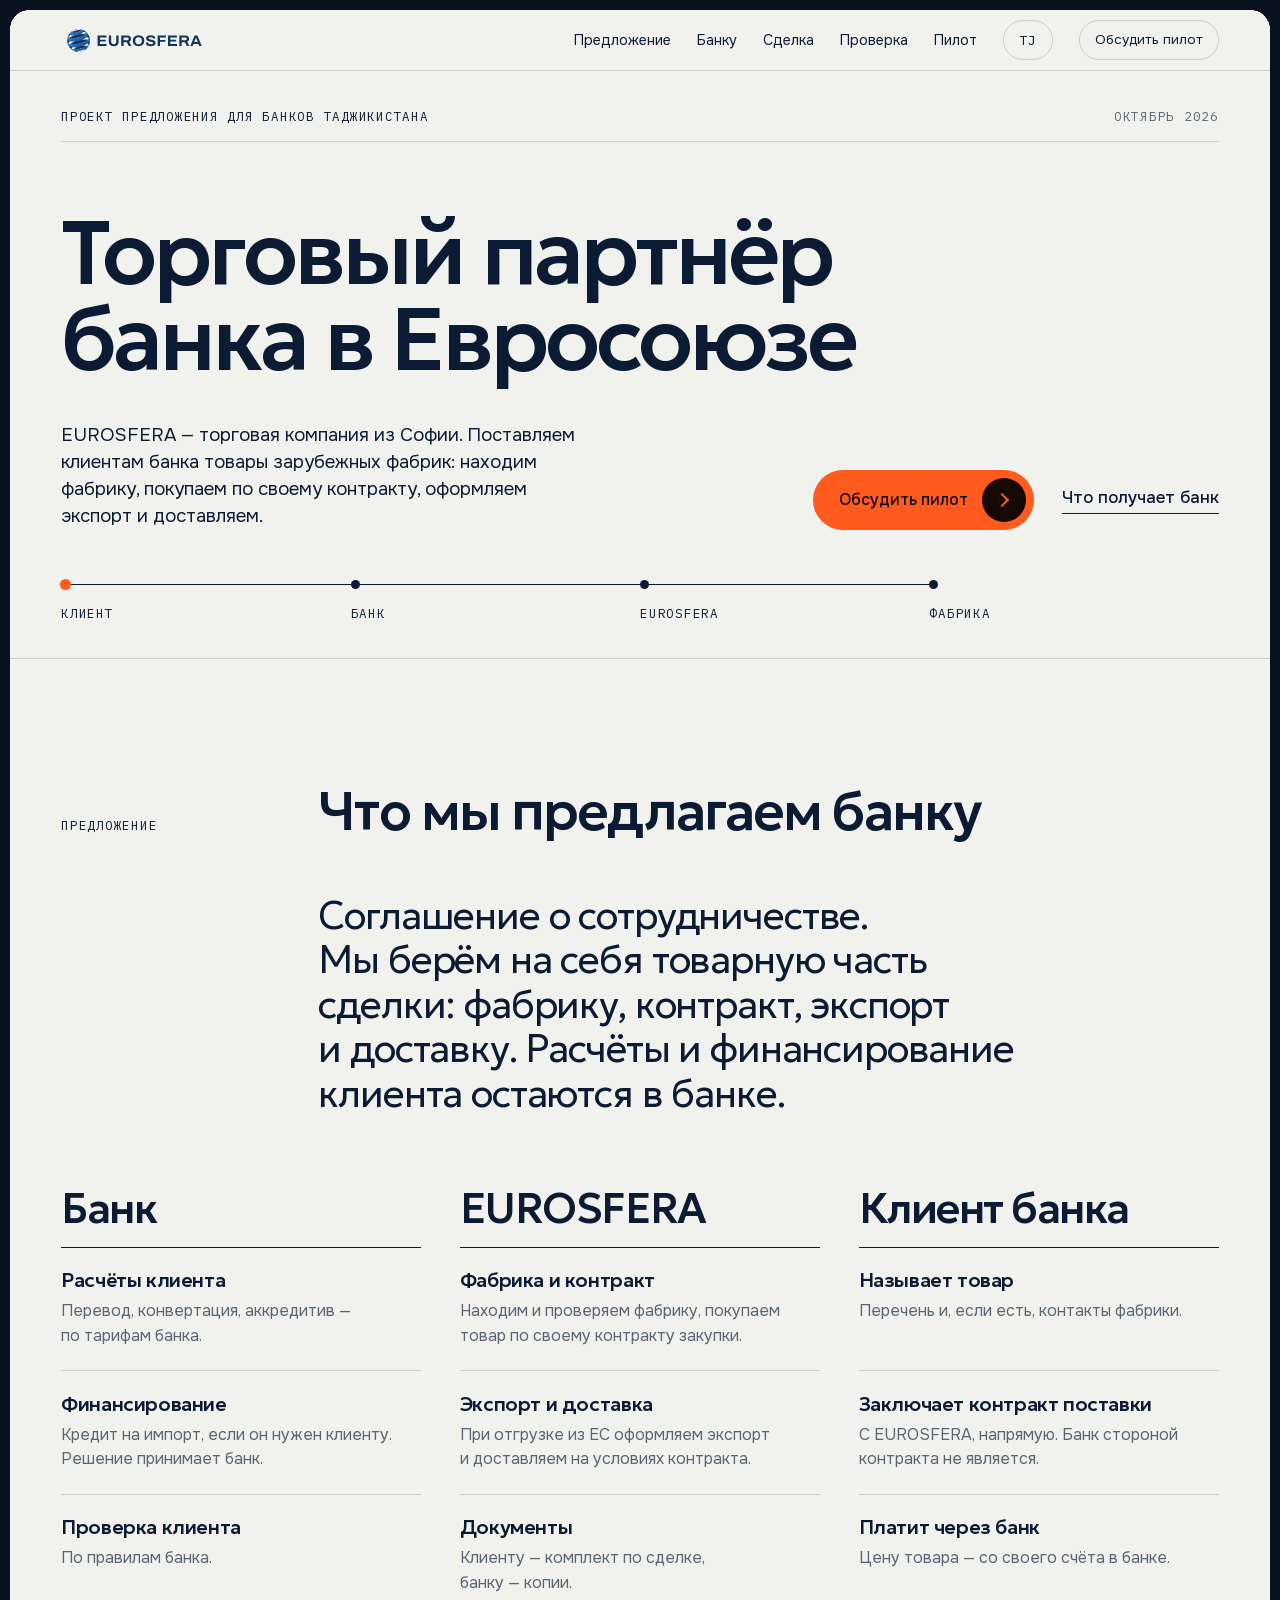
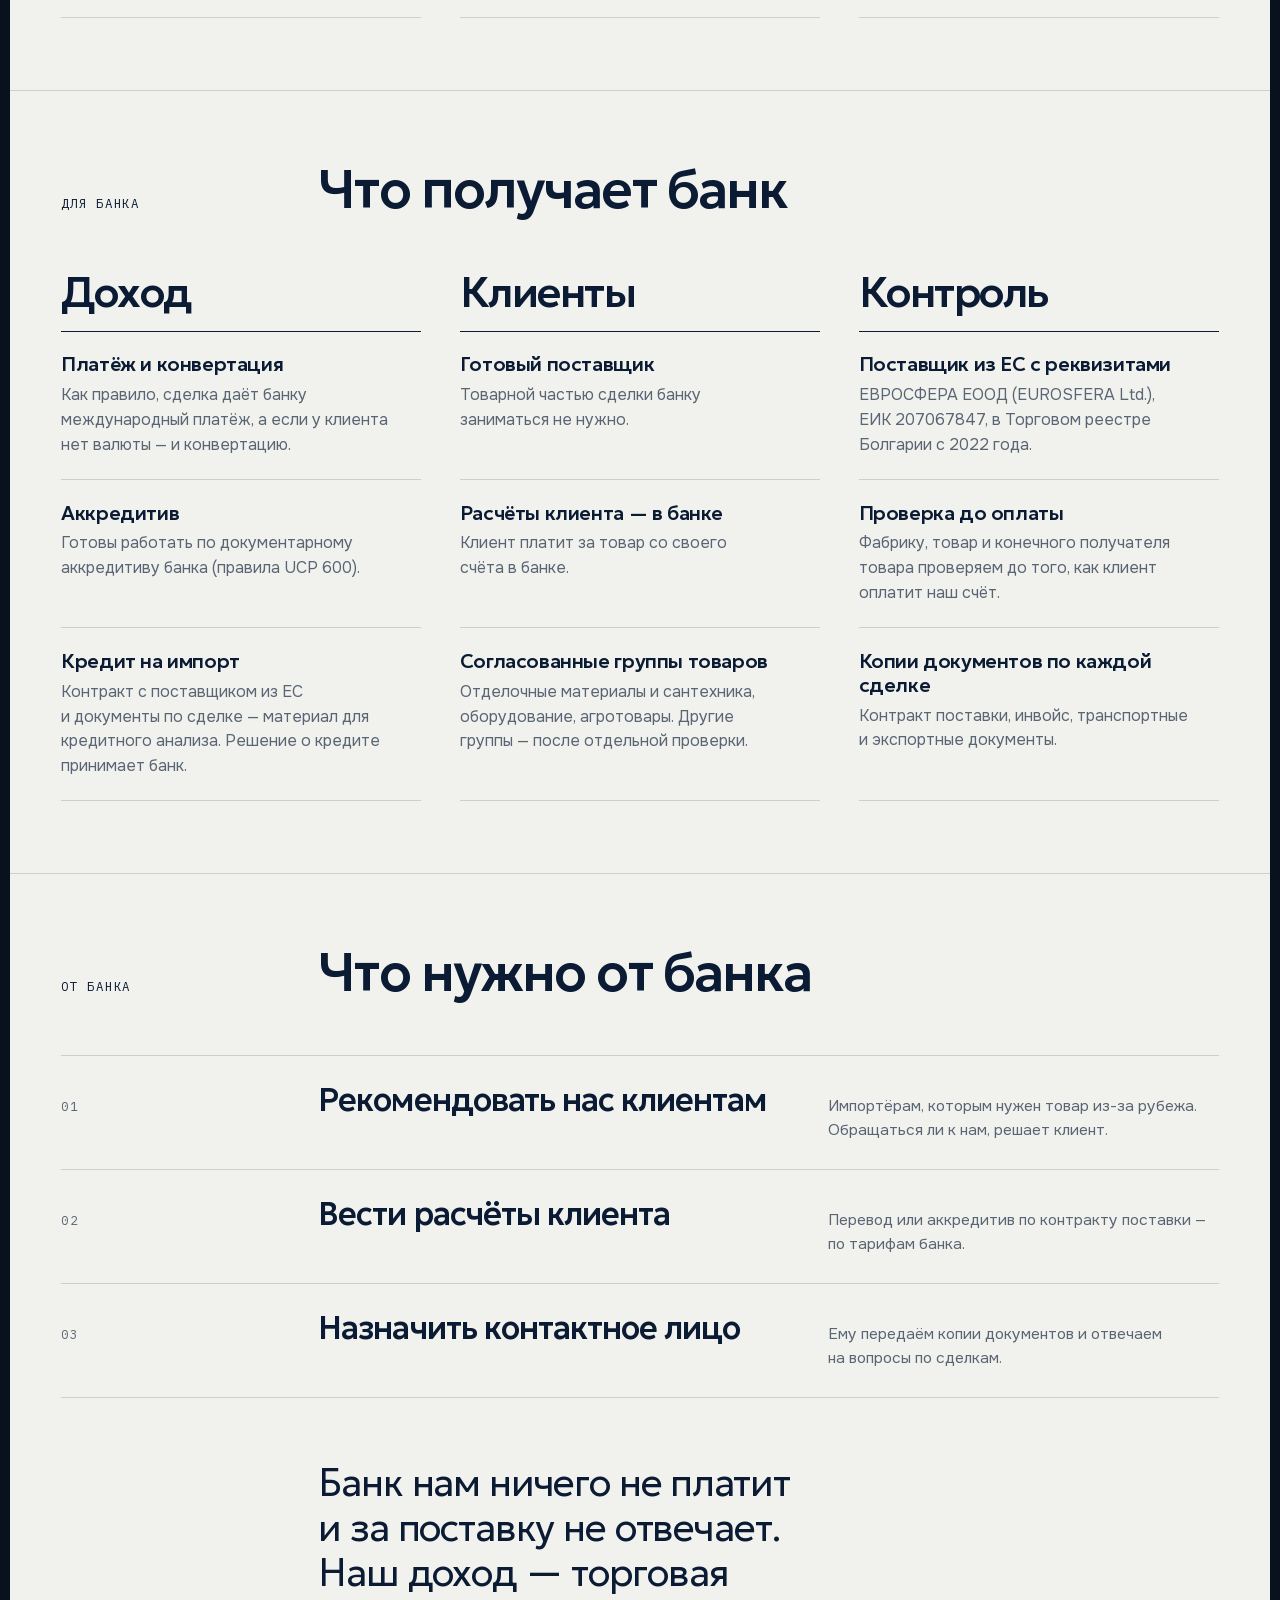
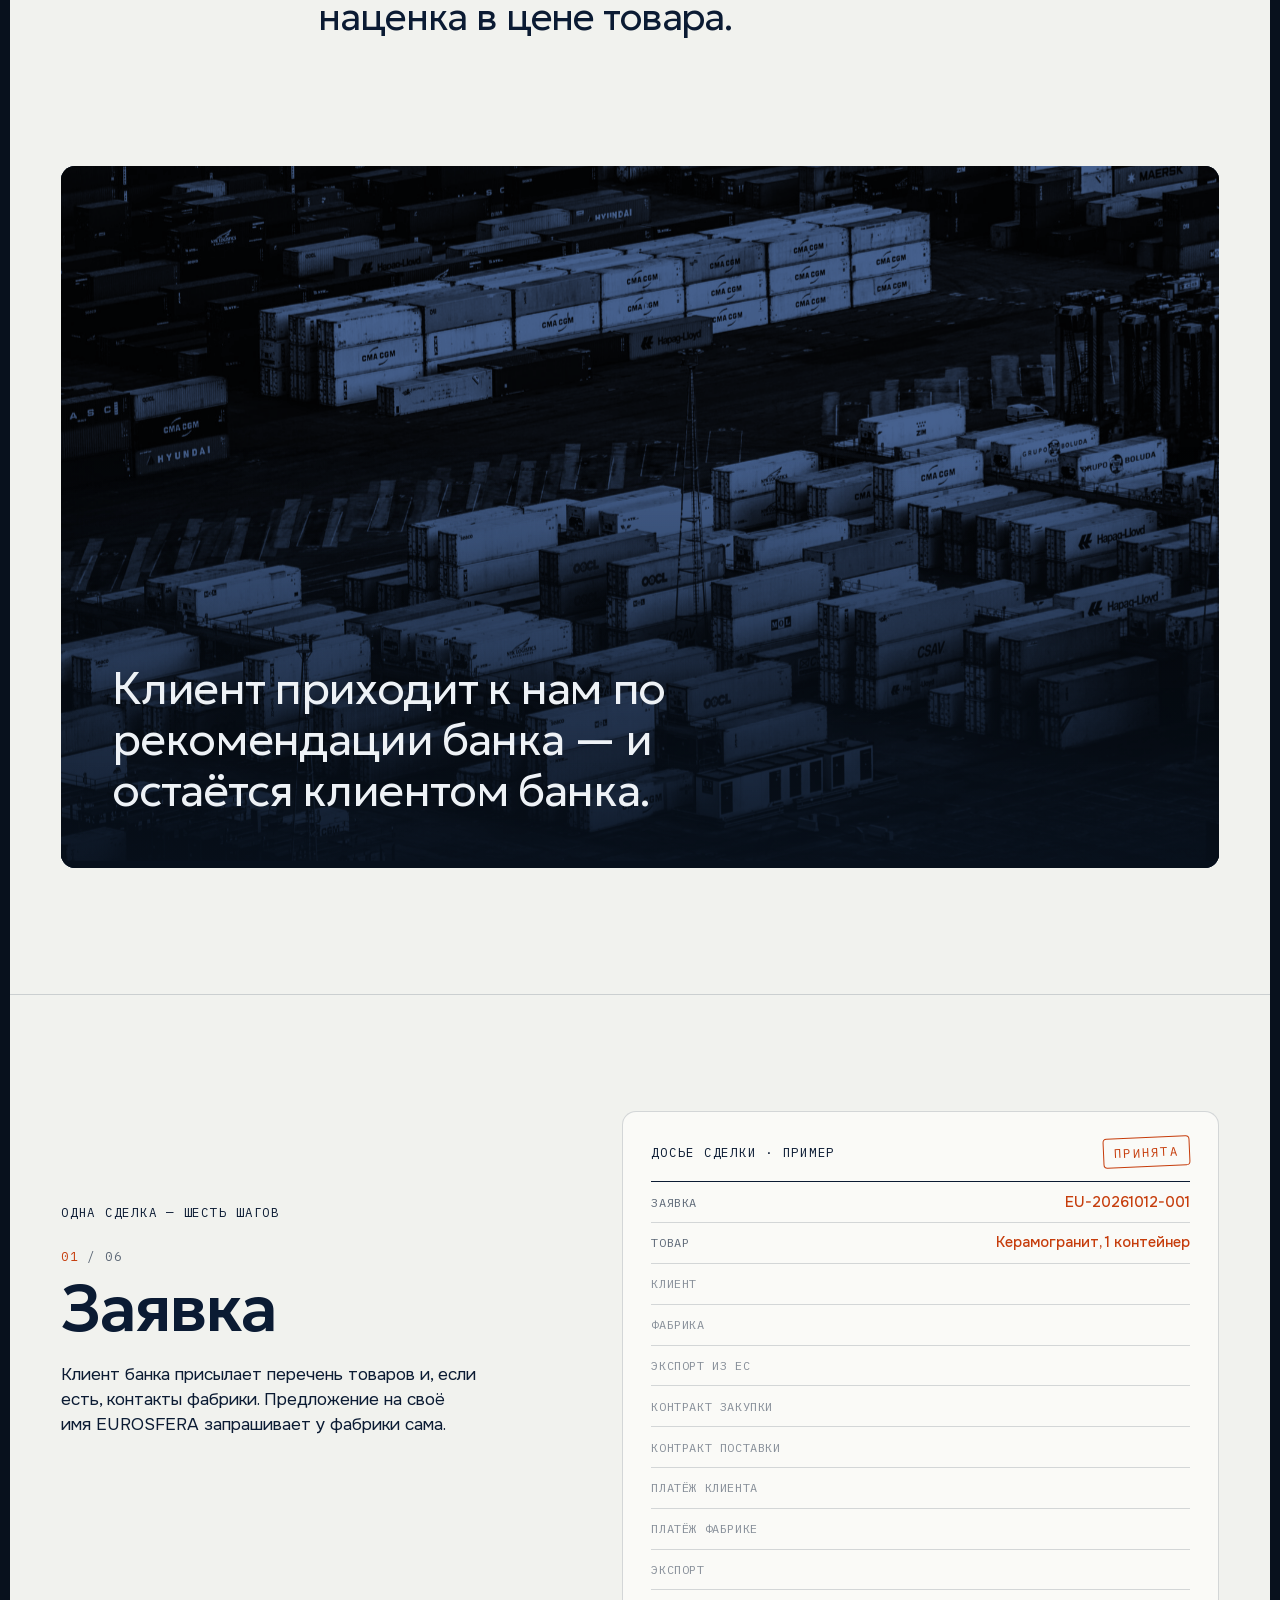
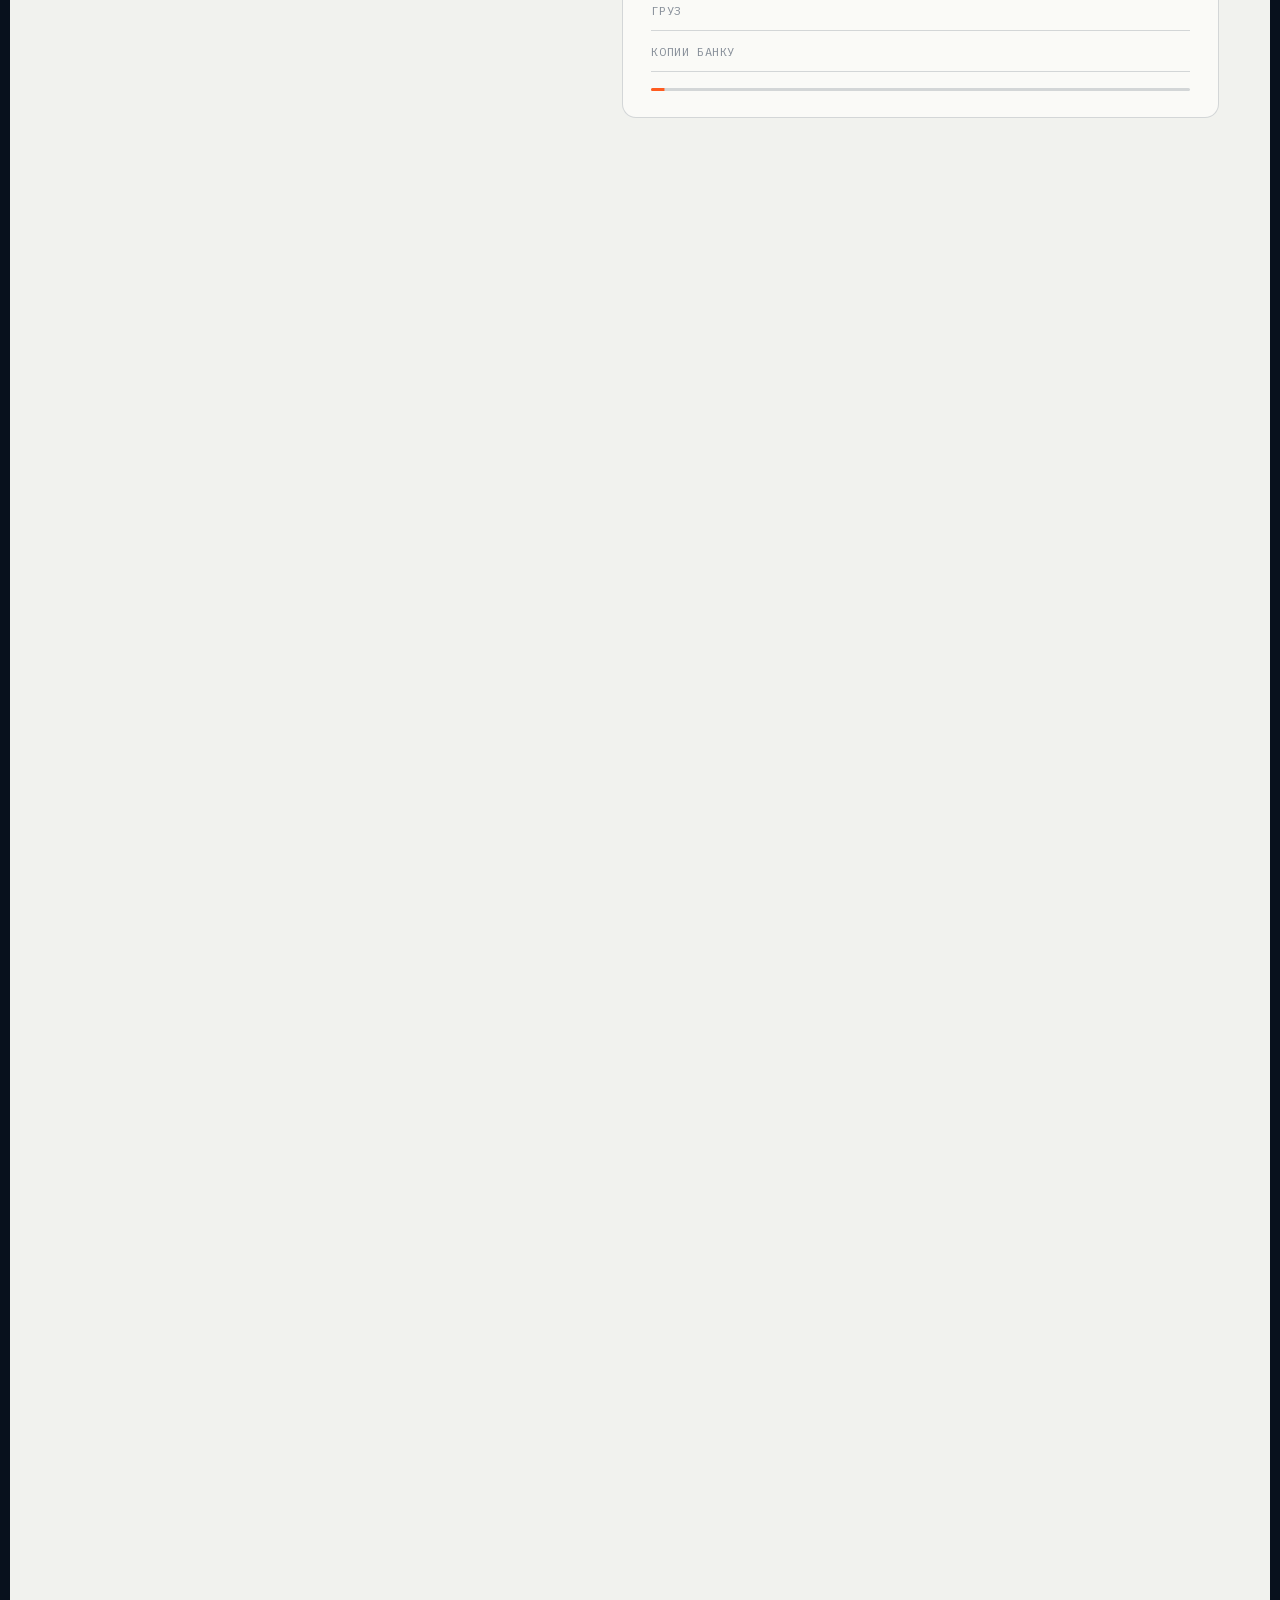
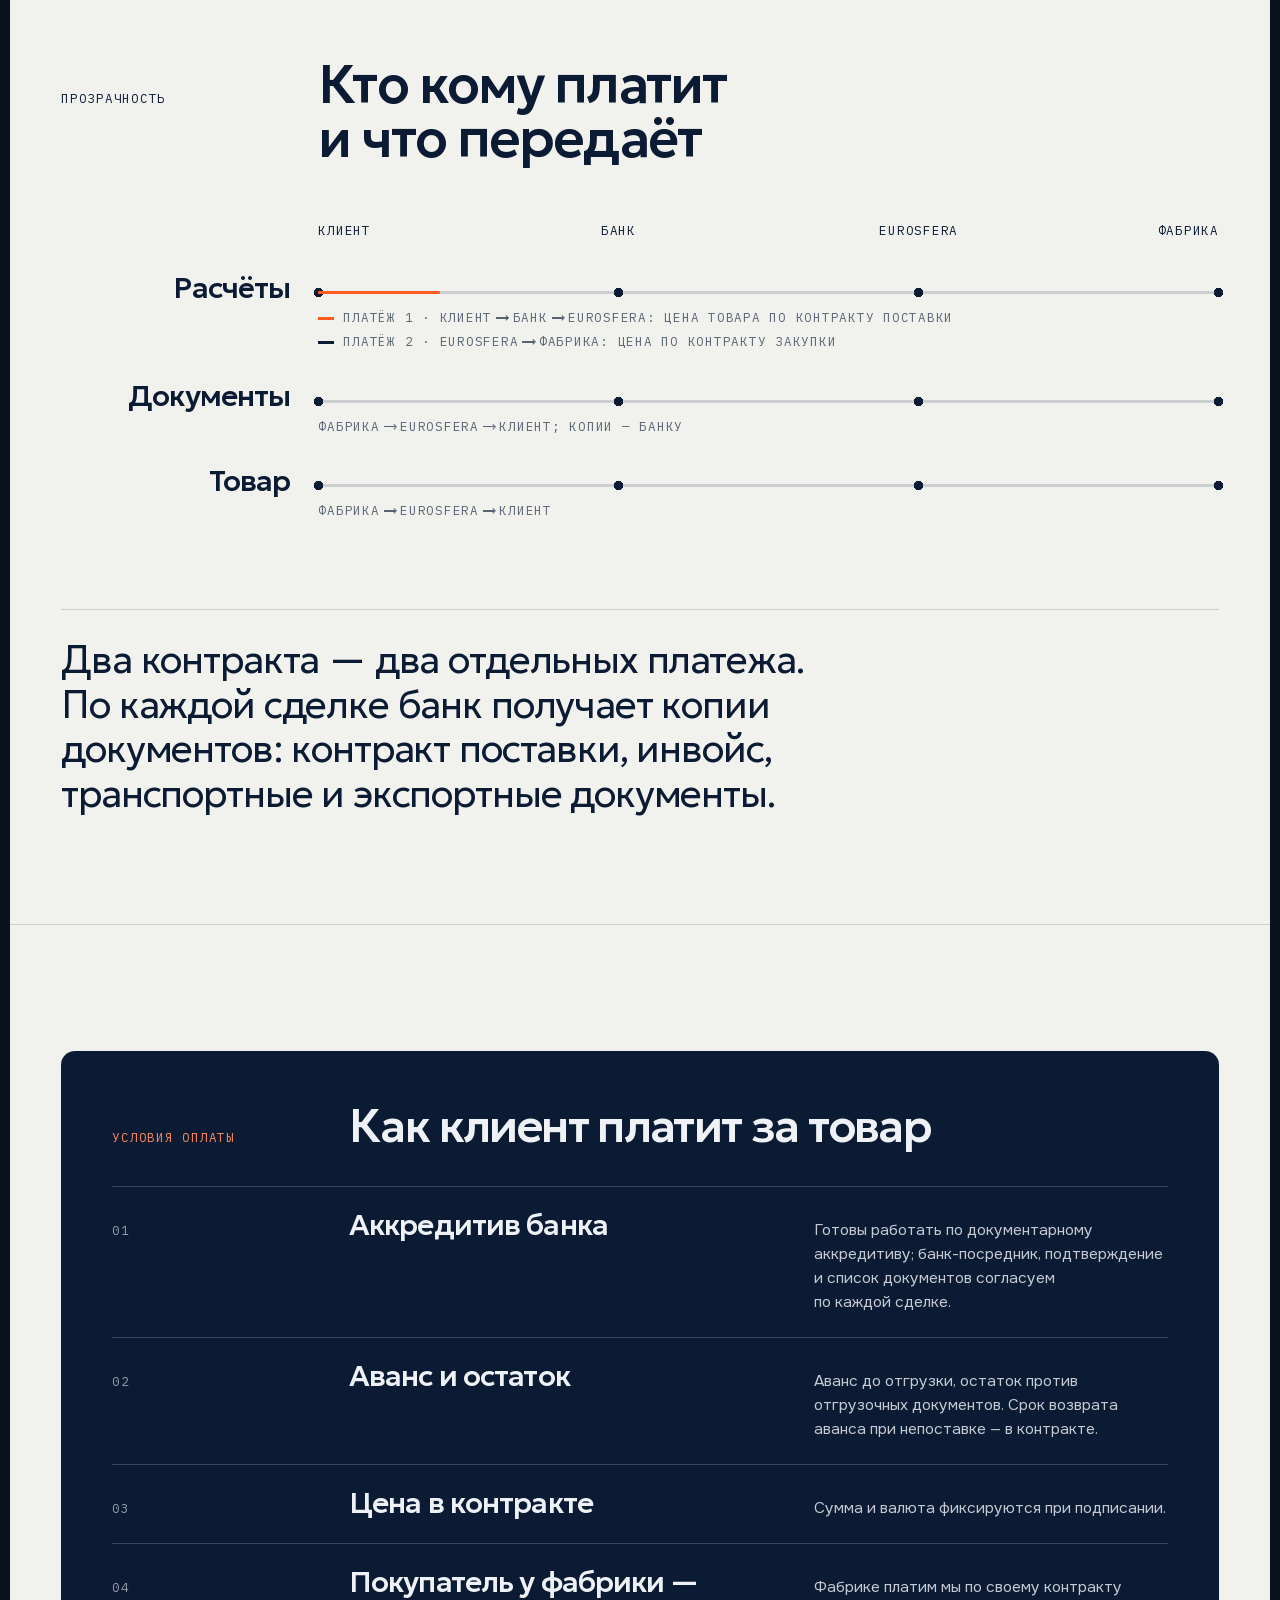
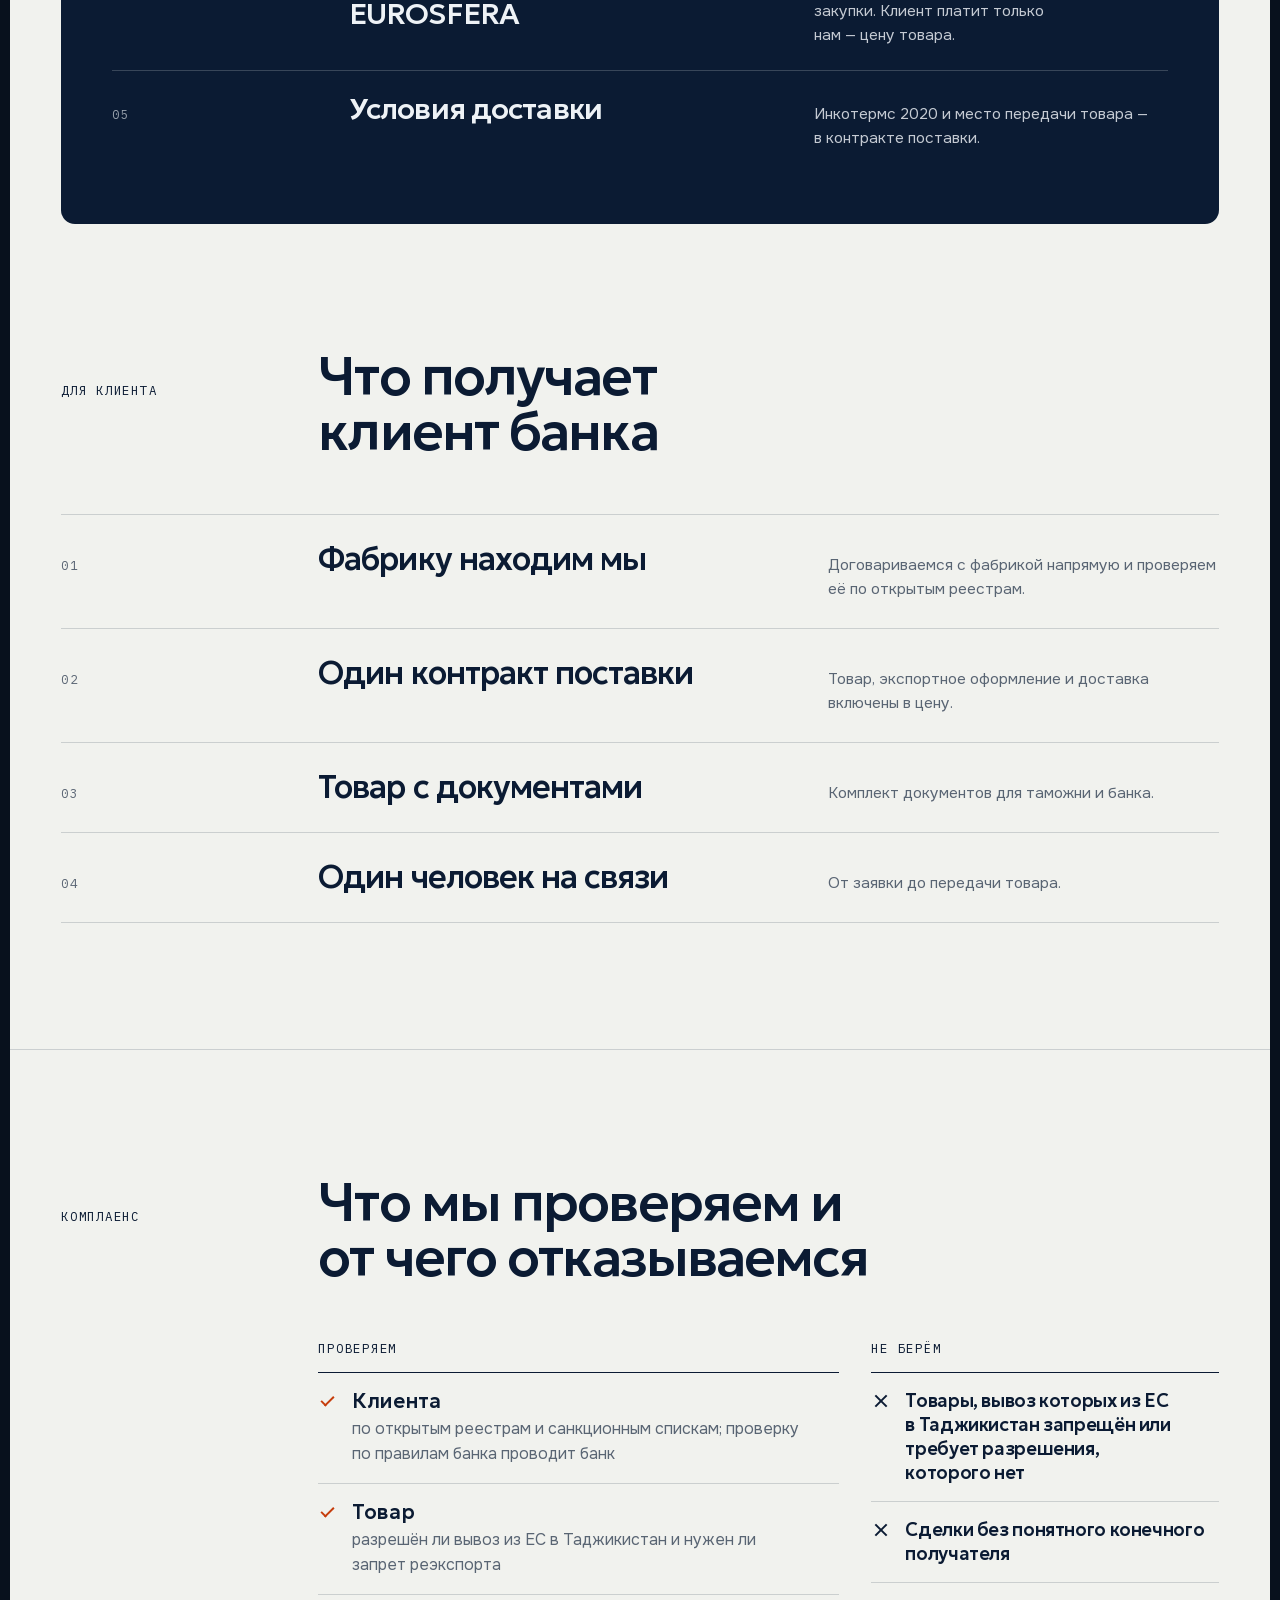
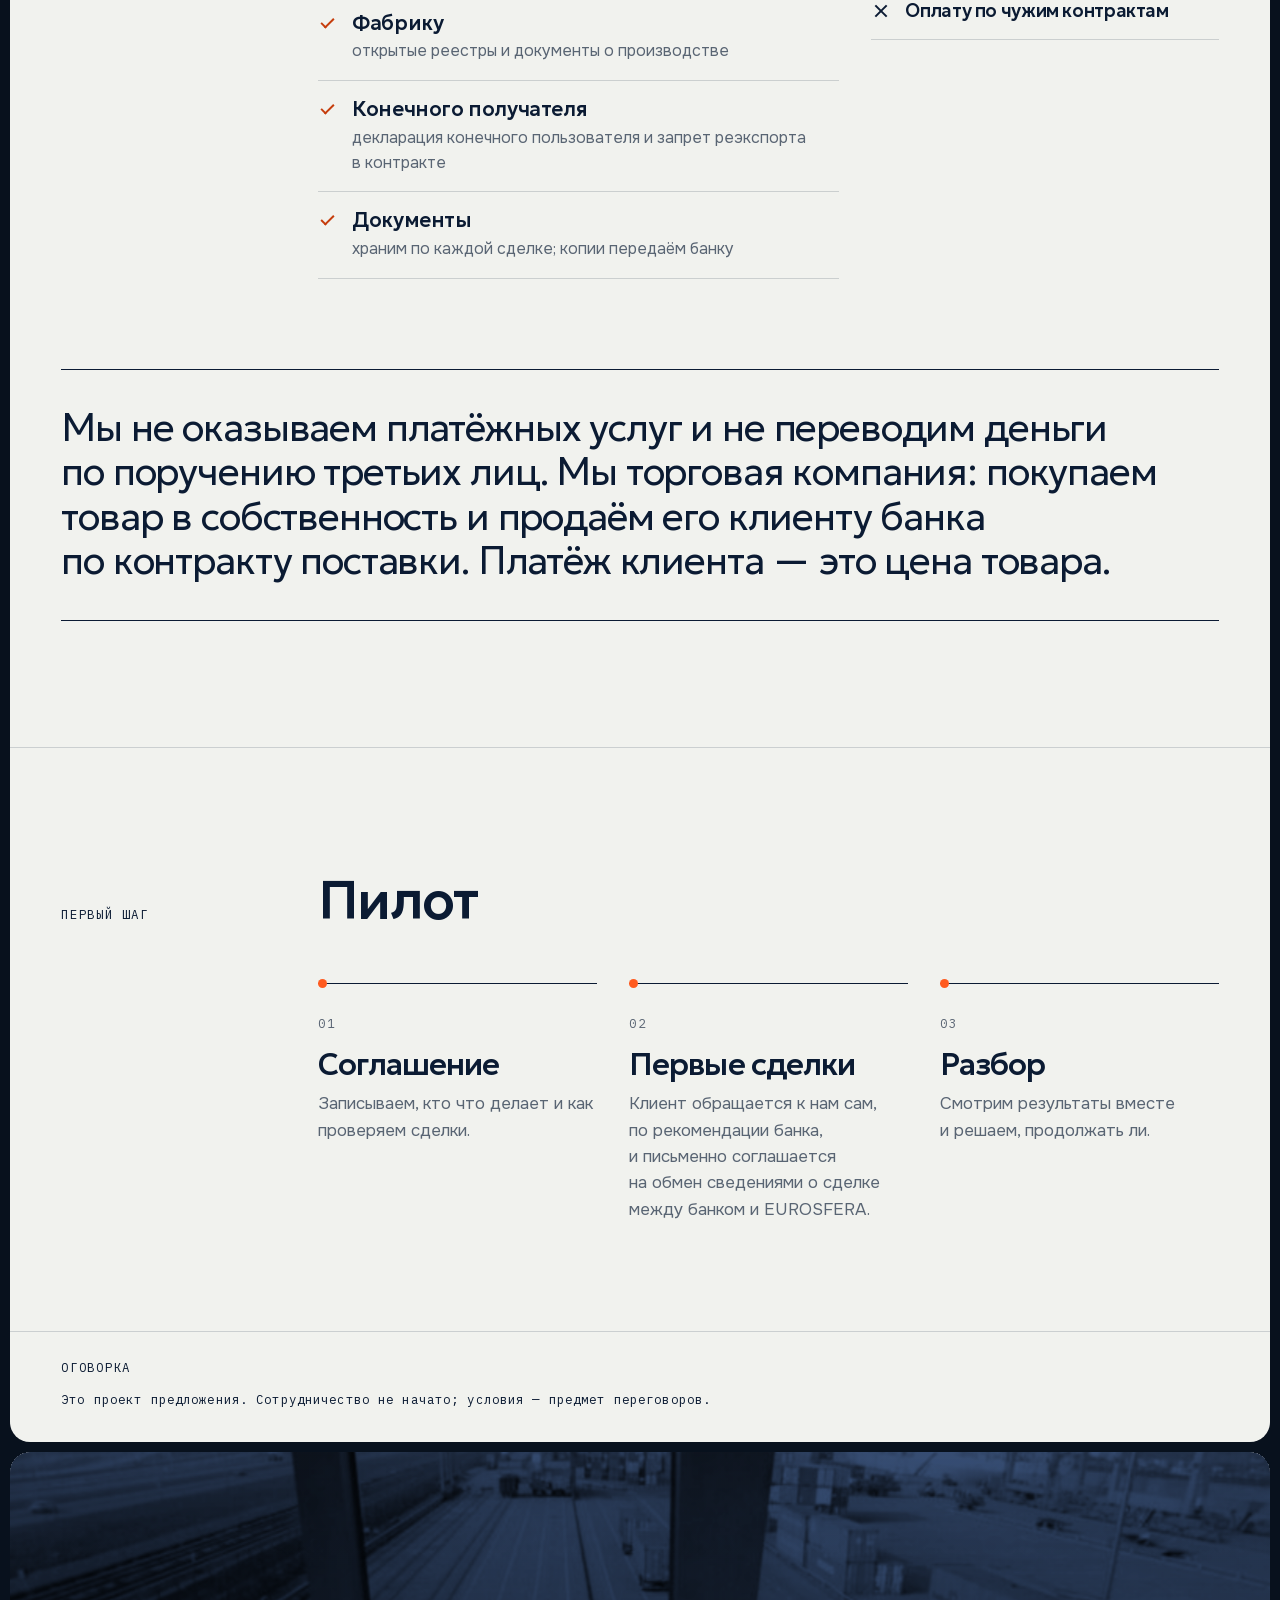
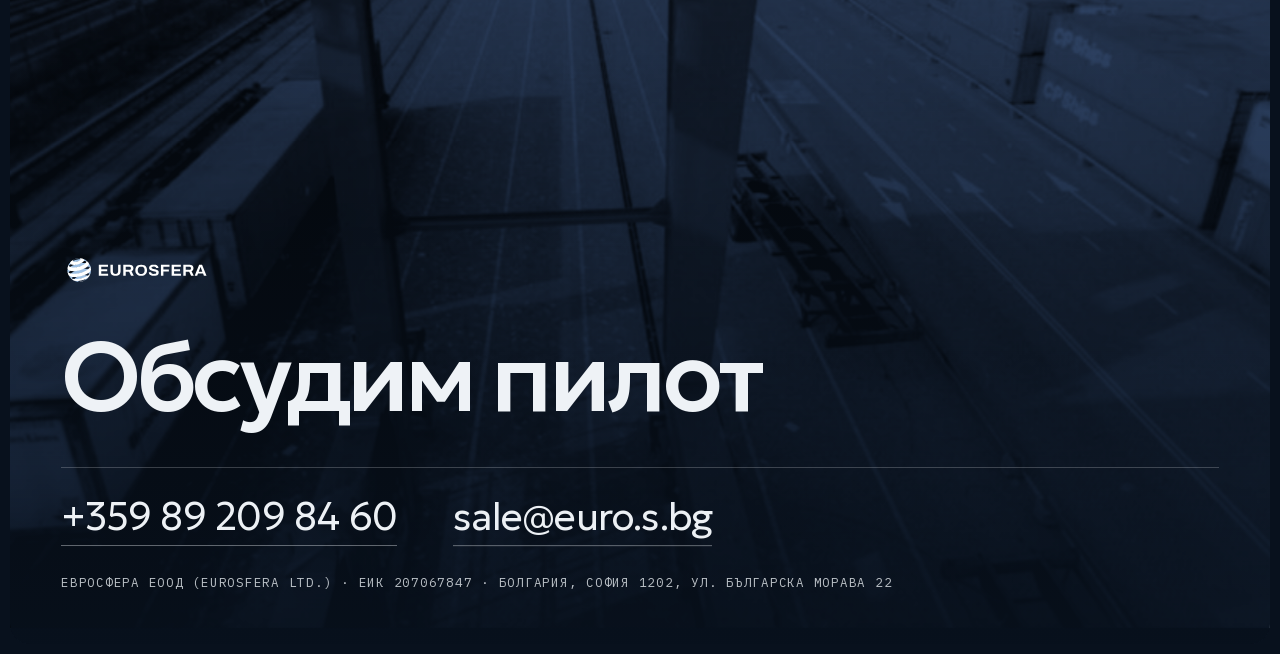
<file: v1-partner.html>
<!doctype html>
<html lang="ru">
<head>
<meta charset="utf-8">
<meta name="viewport" content="width=device-width, initial-scale=1">
<title>Предложение EUROSFERA для банков Таджикистана — проект</title>
<meta name="description" content="Проект предложения EUROSFERA для банков Таджикистана: поставка товаров зарубежных фабрик клиентам банка — контракт, экспортное оформление, доставка и документы.">
<meta name="robots" content="noindex, nofollow">
<link rel="icon" href="data:,">
<link rel="preload" as="font" type="font/woff2" href="fonts/geo-cyrillic.woff2" crossorigin>
<link rel="preload" as="font" type="font/woff2" href="fonts/geo-cyrillic-ext.woff2" crossorigin>
<link rel="stylesheet" href="style.css">
<script>document.documentElement.classList.add("js-wait");setTimeout(function(){document.documentElement.classList.remove("js-wait")},2500)</script>
</head>
<body>

<a class="skip" href="#deal" data-tj="Ба мундариҷа">К содержанию</a>

<div class="sheet">

<header class="top">
  <a class="top__logo" href="#hero" aria-label="EUROSFERA — в начало"><img src="img/logo-ink.svg" alt="EUROSFERA" width="163" height="30"></a>
  <nav class="top__nav" aria-label="Разделы">
    <a href="#offer" data-tj="Пешниҳод">Предложение</a>
    <a href="#bank" data-tj="Барои бонк">Банку</a>
    <a href="#deal" data-tj="Муомила">Сделка</a>
    <a href="#check" data-tj="Санҷиш">Проверка</a>
    <a href="#pilot" data-tj="Лоиҳаи озмоишӣ">Пилот</a>
  </nav>
  <a class="top__lang" href="?lang=tj" hreflang="tg" aria-label="Забони тоҷикӣ">TJ</a>
  <a class="top__cta" href="#contact" data-tj="Муҳокима">Обсудить пилот</a>
</header>

<main>

<!-- ───────── Первый экран ───────── -->
<section class="hero hero--fit" id="hero">
  <div class="hero__meta mono">
    <span data-tj="Лоиҳаи пешниҳод барои бонкҳои Тоҷикистон">Проект предложения для банков Таджикистана</span>
    <span data-tj="Октябри 2026">Октябрь 2026</span>
  </div>
  <h1 class="hero__title hero__title--long" data-split data-tj="Шарики тиҷоратии бонк дар&nbsp;Иттиҳоди Аврупо">Торговый партнёр банка в&nbsp;Евросоюзе</h1>
  <div class="hero__foot">
    <p class="hero__lead" data-tj="EUROSFERA&nbsp;— ширкати савдо аз&nbsp;София. Ба&nbsp;мизоҷони бонк молҳои корхонаҳои хориҷиро таҳвил медиҳем: корхонаро меёбем, бо&nbsp;шартномаи худ мехарем, содиротро ба&nbsp;расмият медарорем ва&nbsp;мерасонем.">EUROSFERA&nbsp;— торговая компания из&nbsp;Софии. Поставляем клиентам банка товары зарубежных фабрик: находим фабрику, покупаем по&nbsp;своему контракту, оформляем экспорт и&nbsp;доставляем.</p>
    <div class="hero__cta">
      <a class="btn" href="#contact"><span data-tj="Муҳокимаи лоиҳаи озмоишӣ">Обсудить пилот</span><i aria-hidden="true"></i></a>
      <a class="link" href="#bank" data-tj="Бонк чӣ ба даст меорад">Что получает банк</a>
    </div>
  </div>
  <ol class="strip mono" aria-label="Участники сделки">
    <li data-tj="Мизоҷ">Клиент</li>
    <li data-tj="Бонк">Банк</li>
    <li>EUROSFERA</li>
    <li data-tj="Корхона">Фабрика</li>
    <li class="strip__line" aria-hidden="true"><i></i><b></b></li>
  </ol>
</section>

<!-- ───────── Что мы предлагаем банку ───────── -->
<section class="gain" id="offer">
  <header class="head">
    <p class="mono label" data-tj="Пешниҳод">Предложение</p>
    <h2 data-tj="Мо ба&nbsp;бонк чӣ пешниҳод мекунем">Что мы предлагаем банку</h2>
  </header>
  <p class="gain__say" data-tj="Созишнома дар бораи ҳамкорӣ. Мо&nbsp;корҳои марбут ба&nbsp;молро ба&nbsp;зимма мегирем: корхона, шартнома, содирот ва&nbsp;молрасонӣ. Ҳисоббаробаркунӣ ва&nbsp;маблағгузории мизоҷ дар бонк&nbsp;мемонанд.">Соглашение о&nbsp;сотрудничестве. Мы&nbsp;берём на&nbsp;себя товарную часть сделки: фабрику, контракт, экспорт и&nbsp;доставку. Расчёты и&nbsp;финансирование клиента остаются в&nbsp;банке.</p>
  <div class="trio">
    <div>
      <h3 data-tj="Бонк">Банк</h3>
      <ul>
        <li><b data-tj="Ҳисоббаробаркунии мизоҷ">Расчёты клиента</b><em data-tj="Интиқоли маблағ, мубодилаи асъор, аккредитив&nbsp;— тибқи тарофаҳои&nbsp;бонк.">Перевод, конвертация, аккредитив&nbsp;— по&nbsp;тарифам&nbsp;банка.</em></li>
        <li><b data-tj="Маблағгузорӣ">Финансирование</b><em data-tj="Қарз барои воридот, агар ба&nbsp;мизоҷ лозим бошад. Қарорро бонк қабул&nbsp;мекунад.">Кредит на&nbsp;импорт, если он нужен клиенту. Решение принимает&nbsp;банк.</em></li>
        <li><b data-tj="Санҷиши мизоҷ">Проверка клиента</b><em data-tj="Тибқи қоидаҳои&nbsp;бонк.">По&nbsp;правилам&nbsp;банка.</em></li>
      </ul>
    </div>
    <div>
      <h3>EUROSFERA</h3>
      <ul>
        <li><b data-tj="Корхона ва&nbsp;шартнома">Фабрика и&nbsp;контракт</b><em data-tj="Корхонаро меёбем ва&nbsp;месанҷем, молро тибқи шартномаи хариди худ&nbsp;мехарем.">Находим и&nbsp;проверяем фабрику, покупаем товар по&nbsp;своему контракту&nbsp;закупки.</em></li>
        <li><b data-tj="Содирот ва&nbsp;молрасонӣ">Экспорт и&nbsp;доставка</b><em data-tj="Ҳангоми борфиристӣ аз&nbsp;ИА содиротро ба&nbsp;расмият медарорем ва&nbsp;тибқи шартҳои шартнома&nbsp;мерасонем.">При отгрузке из&nbsp;ЕС оформляем экспорт и&nbsp;доставляем на&nbsp;условиях&nbsp;контракта.</em></li>
        <li><b data-tj="Ҳуҷҷатҳо">Документы</b><em data-tj="Ба&nbsp;мизоҷ&nbsp;— маҷмуи ҳуҷҷатҳои муомила, ба&nbsp;бонк&nbsp;— нусхаҳо.">Клиенту&nbsp;— комплект по&nbsp;сделке, банку&nbsp;— копии.</em></li>
      </ul>
    </div>
    <div>
      <h3 data-tj="Мизоҷи бонк">Клиент банка</h3>
      <ul>
        <li><b data-tj="Молро номбар мекунад">Называет товар</b><em data-tj="Рӯйхат ва, агар бошад, маълумоти тамоси&nbsp;корхона.">Перечень и, если есть, контакты&nbsp;фабрики.</em></li>
        <li><b data-tj="Шартномаи таҳвил мебандад">Заключает контракт поставки</b><em data-tj="Бо&nbsp;EUROSFERA, бевосита. Бонк тарафи шартнома&nbsp;нест.">С&nbsp;EUROSFERA, напрямую. Банк стороной контракта не&nbsp;является.</em></li>
        <li><b data-tj="Тавассути бонк мепардозад">Платит через банк</b><em data-tj="Нархи молро&nbsp;— аз&nbsp;суратҳисоби худ дар&nbsp;бонк.">Цену товара&nbsp;— со&nbsp;своего счёта в&nbsp;банке.</em></li>
      </ul>
    </div>
  </div>
</section>

<!-- ───────── Что получает банк ───────── -->
<section class="gain" id="bank">
  <header class="head">
    <p class="mono label" data-tj="Барои бонк">Для банка</p>
    <h2 data-tj="Бонк чӣ ба даст меорад">Что получает банк</h2>
  </header>
  <!--trio-->
  <div class="trio">
    <div>
      <h3 data-tj="Даромад">Доход</h3>
      <ul>
        <li><b data-tj="Пардохт ва&nbsp;мубодилаи асъор">Платёж и&nbsp;конвертация</b><em data-tj="Чун қоида, муомила ба&nbsp;бонк пардохти байналмилалӣ ва, агар мизоҷ асъори хориҷӣ надошта бошад,&nbsp;— мубодилаи асъор&nbsp;медиҳад.">Как правило, сделка даёт банку международный платёж, а&nbsp;если у&nbsp;клиента нет валюты&nbsp;— и&nbsp;конвертацию.</em></li>
        <li><b data-tj="Аккредитив">Аккредитив</b><em data-tj="Омодаем бо&nbsp;аккредитиви ҳуҷҷатии бонк кор кунем (қоидаҳои UCP&nbsp;600).">Готовы работать по&nbsp;документарному аккредитиву банка (правила UCP&nbsp;600).</em></li>
        <li><b data-tj="Қарз барои воридот">Кредит на&nbsp;импорт</b><em data-tj="Шартнома бо&nbsp;таҳвилгар аз&nbsp;Иттиҳоди Аврупо ва&nbsp;ҳуҷҷатҳои муомила&nbsp;— мавод барои таҳлили қарзӣ. Қарорро дар бораи қарз бонк қабул&nbsp;мекунад.">Контракт с&nbsp;поставщиком из&nbsp;ЕС и&nbsp;документы по&nbsp;сделке&nbsp;— материал для кредитного анализа. Решение о&nbsp;кредите принимает&nbsp;банк.</em></li>
      </ul>
    </div>
    <div>
      <h3 data-tj="Мизоҷон">Клиенты</h3>
      <ul>
        <li><b data-tj="Таҳвилгари тайёр">Готовый поставщик</b><em data-tj="Ба&nbsp;бонк лозим нест, ки бо&nbsp;корҳои марбут ба&nbsp;мол машғул&nbsp;шавад.">Товарной частью сделки банку заниматься не&nbsp;нужно.</em></li>
        <li><b data-tj="Ҳисоббаробаркунии мизоҷ&nbsp;— дар бонк">Расчёты клиента&nbsp;— в&nbsp;банке</b><em data-tj="Мизоҷ барои мол аз&nbsp;суратҳисоби худ дар бонк пардохт&nbsp;мекунад.">Клиент платит за&nbsp;товар со&nbsp;своего счёта в&nbsp;банке.</em></li>
        <li><b data-tj="Гурӯҳҳои мувофиқашудаи молҳо">Согласованные группы товаров</b><em data-tj="Масолеҳи пардозӣ ва&nbsp;сантехника, таҷҳизот, молҳо барои соҳаи кишоварзӣ. Гурӯҳҳои дигар&nbsp;— пас аз&nbsp;санҷиши&nbsp;алоҳида.">Отделочные материалы и&nbsp;сантехника, оборудование, агротовары. Другие группы&nbsp;— после отдельной&nbsp;проверки.</em></li>
      </ul>
    </div>
    <div>
      <h3 data-tj="Назорат">Контроль</h3>
      <ul>
        <li><b data-tj="Таҳвилгар аз&nbsp;ИА бо&nbsp;реквизитҳо">Поставщик из&nbsp;ЕС с&nbsp;реквизитами</b><em data-tj="ЕВРОСФЕРА ЕООД (EUROSFERA&nbsp;Ltd.), ЕИК&nbsp;207067847, дар Феҳристи савдои Булғористон аз&nbsp;соли&nbsp;2022.">ЕВРОСФЕРА ЕООД (EUROSFERA&nbsp;Ltd.), ЕИК&nbsp;207067847, в&nbsp;Торговом реестре Болгарии с&nbsp;2022&nbsp;года.</em></li>
        <li><b data-tj="Санҷиш пеш аз&nbsp;пардохт">Проверка до&nbsp;оплаты</b><em data-tj="Корхона, мол ва&nbsp;гирандаи ниҳоии молро пеш аз&nbsp;он месанҷем, ки мизоҷ ҳисобномаи моро&nbsp;пардозад.">Фабрику, товар и&nbsp;конечного получателя товара проверяем до&nbsp;того, как клиент оплатит наш&nbsp;счёт.</em></li>
        <li><b data-tj="Нусхаҳои ҳуҷҷатҳо барои ҳар муомила">Копии документов по&nbsp;каждой сделке</b><em data-tj="Шартномаи таҳвил, инвойс, ҳуҷҷатҳои нақлиётӣ ва&nbsp;содиротӣ.">Контракт поставки, инвойс, транспортные и&nbsp;экспортные&nbsp;документы.</em></li>
      </ul>
    </div>
  </div>

  </section>

<!-- ───────── Что нужно от банка ───────── -->
<section class="gain" id="need">
  <header class="head">
    <p class="mono label" data-tj="Аз бонк">От банка</p>
    <h2 data-tj="Аз бонк чӣ лозим аст">Что нужно от&nbsp;банка</h2>
  </header>
  <ul class="ledger">
      <li><span class="mono">01</span><b data-tj="Моро ба&nbsp;мизоҷон тавсия додан">Рекомендовать нас клиентам</b><em data-tj="Ба&nbsp;воридкунандагоне, ки ба&nbsp;онҳо мол аз&nbsp;хориҷа лозим аст. Ба&nbsp;мо муроҷиат кардан ё&nbsp;не&nbsp;— инро мизоҷ ҳал&nbsp;мекунад.">Импортёрам, которым нужен товар из-за рубежа. Обращаться&nbsp;ли к&nbsp;нам, решает&nbsp;клиент.</em></li>
      <li><span class="mono">02</span><b data-tj="Ҳисоббаробаркунии мизоҷро анҷом додан">Вести расчёты клиента</b><em data-tj="Интиқоли маблағ ё&nbsp;аккредитив тибқи шартномаи таҳвил&nbsp;— мувофиқи тарофаҳои&nbsp;бонк.">Перевод или аккредитив по&nbsp;контракту поставки&nbsp;— по&nbsp;тарифам&nbsp;банка.</em></li>
      <li><span class="mono">03</span><b data-tj="Шахси масъулро барои тамос таъин кардан">Назначить контактное лицо</b><em data-tj="Ба&nbsp;ӯ нусхаҳои ҳуҷҷатҳоро месупорем ва&nbsp;ба&nbsp;саволҳо оид ба&nbsp;муомилаҳо ҷавоб&nbsp;медиҳем.">Ему передаём копии документов и&nbsp;отвечаем на&nbsp;вопросы по&nbsp;сделкам.</em></li>
  </ul>
  <p class="need__say" data-tj="Бонк ба&nbsp;мо ҳеҷ чиз намепардозад ва&nbsp;барои таҳвил ҷавобгар нест. Даромади мо&nbsp;— иловапулии савдо дар нархи&nbsp;мол.">Банк нам ничего не&nbsp;платит и&nbsp;за&nbsp;поставку не&nbsp;отвечает. Наш доход&nbsp;— торговая наценка в&nbsp;цене&nbsp;товара.</p>
</section>

<!-- ───────── Фото и главная мысль ───────── -->
<section class="band">
  <div class="band__media" aria-hidden="true">
    <picture><source media="(max-width: 699px)" srcset="img/port-m.jpg"><img src="img/port.jpg" alt="" loading="lazy" width="2200" height="1467"></picture>
  </div>
  <p class="band__text" data-tj="Мизоҷ бо&nbsp;тавсияи бонк ба&nbsp;мо меояд&nbsp;— ва&nbsp;мизоҷи бонк боқӣ&nbsp;мемонад.">Клиент приходит к&nbsp;нам по&nbsp;рекомендации банка&nbsp;— и&nbsp;остаётся клиентом&nbsp;банка.</p>
</section>

<!-- ───────── Одна сделка: шесть шагов и досье ───────── -->
<section class="deal" id="deal" aria-label="Одна сделка от заявки до закрытия">
  <div class="deal__stage">
    <div class="deal__left">
      <p class="mono label" data-tj="Як муомила — шаш қадам">Одна сделка&nbsp;— шесть шагов</p>
      <ol class="steps">
        <li class="step" data-step>
          <p class="step__num mono"><b>01</b> / 06</p>
          <h2 class="step__title" data-tj="Дархост">Заявка</h2>
          <p class="step__copy" data-tj="Мизоҷи бонк рӯйхати молҳо ва, агар бошад, маълумоти тамоси корхонаро мефиристад. Пешниҳоди нархро ба&nbsp;номи худ EUROSFERA аз&nbsp;корхона худаш мепурсад.">Клиент банка присылает перечень товаров и, если есть, контакты фабрики. Предложение на&nbsp;своё имя EUROSFERA запрашивает у&nbsp;фабрики сама.</p>
        </li>
        <li class="step" data-step>
          <p class="step__num mono"><b>02</b> / 06</p>
          <h2 class="step__title" data-tj="Санҷиш">Проверка</h2>
          <p class="step__copy" data-tj="Корхона ва&nbsp;мизоҷро аз&nbsp;рӯйи феҳристҳои кушод ва&nbsp;рӯйхатҳои таҳримӣ, молро&nbsp;— аз&nbsp;рӯйи қоидаҳои содирот аз&nbsp;Иттиҳоди Аврупо месанҷем. Ин санҷиши худи мост; санҷиши мизоҷро тибқи қоидаҳои бонк худи бонк мегузаронад.">Проверяем фабрику и&nbsp;клиента по&nbsp;открытым реестрам и&nbsp;санкционным спискам, товар&nbsp;— по&nbsp;правилам экспорта из&nbsp;ЕС. Это наша собственная проверка; проверку клиента по&nbsp;правилам банка проводит&nbsp;банк.</p>
        </li>
        <li class="step" data-step>
          <p class="step__num mono"><b>03</b> / 06</p>
          <h2 class="step__title" data-tj="Ду шартнома">Два контракта</h2>
          <p class="step__copy" data-tj="EUROSFERA бо&nbsp;корхона шартномаи харид ва&nbsp;бо&nbsp;мизоҷ шартномаи таҳвили мол (маҳсулотсупорӣ) мебандад. Барои корхона мо&nbsp;харидор, барои мизоҷ&nbsp;— фурӯшанда ҳастем: барои миқдор, сифат ва&nbsp;муҳлат тибқи шартномаи таҳвил ҷавоб&nbsp;медиҳем.">EUROSFERA заключает контракт закупки с&nbsp;фабрикой и&nbsp;контракт поставки с&nbsp;клиентом. Для фабрики мы покупатель, для клиента&nbsp;— продавец: за&nbsp;количество, качество и&nbsp;срок отвечаем по&nbsp;контракту&nbsp;поставки.</p>
        </li>
        <li class="step" data-step>
          <p class="step__num mono"><b>04</b> / 06</p>
          <h2 class="step__title" data-tj="Ҳисоббаробаркунӣ">Расчёт</h2>
          <p class="step__copy" data-tj="Мизоҷ ба&nbsp;EUROSFERA нархи молро тибқи шартномаи таҳвил мепардозад&nbsp;— тавассути бонки худ, бо&nbsp;интиқоли маблағ ё&nbsp;аккредитив. Ба&nbsp;корхона мо&nbsp;мепардозем&nbsp;— тибқи шартномаи хариди&nbsp;худ.">Клиент платит EUROSFERA цену товара по&nbsp;контракту поставки&nbsp;— через свой банк, переводом или аккредитивом. Фабрике платим мы&nbsp;— по&nbsp;своему контракту&nbsp;закупки.</p>
        </li>
        <li class="step" data-step>
          <p class="step__num mono"><b>05</b> / 06</p>
          <h2 class="step__title" data-tj="Борфиристӣ">Отгрузка</h2>
          <p class="step__copy" data-tj="Молро аз&nbsp;корхона қабул мекунем, ҳангоми борфиристӣ аз&nbsp;Иттиҳоди Аврупо содиротро ба&nbsp;расмият медарорем ва&nbsp;тибқи шартҳои шартнома мерасонем. Ба&nbsp;мизоҷ ва&nbsp;бонк санаи борфиристӣ, рақами ҳуҷҷати нақлиётӣ ва&nbsp;санаи расиданро хабар&nbsp;медиҳем.">Принимаем товар у&nbsp;фабрики, при отгрузке из&nbsp;ЕС оформляем экспорт и&nbsp;доставляем на&nbsp;условиях контракта. Клиенту и&nbsp;банку сообщаем дату отгрузки, номер транспортного документа и&nbsp;дату&nbsp;прибытия.</p>
        </li>
        <li class="step" data-step>
          <p class="step__num mono"><b>06</b> / 06</p>
          <h2 class="step__title" data-tj="Анҷом">Закрытие</h2>
          <p class="step__copy" data-tj="Ба&nbsp;мизоҷ ҳуҷҷатҳои муомиларо ва&nbsp;ба&nbsp;бонк нусхаҳои онҳоро месупорем: шартномаи таҳвил, инвойс, варақаи бастабандӣ, ҳуҷҷатҳои нақлиётӣ, декларатсияи содиротӣ. Розигии мизоҷ ба&nbsp;ин дар шартнома сабт&nbsp;шудааст.">Передаём клиенту документы по&nbsp;сделке, а&nbsp;банку&nbsp;— их копии: контракт поставки, инвойс, упаковочный лист, транспортные документы, экспортную декларацию. Согласие клиента на&nbsp;это записано в&nbsp;контракте.</p>
        </li>
      </ol>
    </div>

    <aside class="dossier" aria-label="Досье сделки, пример">
      <header class="dossier__head mono">
        <span data-tj="Парвандаи муомила · намуна">Досье сделки · пример</span>
        <span class="stamp" aria-hidden="true">
          <i data-tj="Қабул шуд">Принята</i>
          <i data-tj="Санҷида шуд">Проверена</i>
          <i data-tj="Имзо шуд">Подписана</i>
          <i data-tj="Пардохт шуд">Оплачена</i>
          <i data-tj="Дар роҳ">В пути</i>
          <i data-tj="Анҷом ёфт">Закрыта</i>
        </span>
      </header>
      <dl class="dossier__rows">
        <div class="row" data-at="1"><dt data-tj="Дархост">Заявка</dt><dd data-tj="EU-20261012-001">EU-20261012-001</dd></div>
        <div class="row" data-at="1"><dt data-tj="Мол">Товар</dt><dd data-tj="Керамогранит, 1&nbsp;контейнер">Керамогранит, 1&nbsp;контейнер</dd></div>
        <div class="row" data-at="2"><dt data-tj="Мизоҷ">Клиент</dt><dd data-tj="санҷида шуд">проверен</dd></div>
        <div class="row" data-at="2"><dt data-tj="Корхона">Фабрика</dt><dd data-tj="санҷида шуд">проверена</dd></div>
        <div class="row" data-at="2"><dt data-tj="Содирот аз ИА">Экспорт из ЕС</dt><dd data-tj="иҷозат аст">разрешён</dd></div>
        <div class="row" data-at="3"><dt data-tj="Шартномаи харид">Контракт закупки</dt><dd data-tj="корхона<i class='arr'></i>EUROSFERA">фабрика<i class='arr'></i>EUROSFERA</dd></div>
        <div class="row" data-at="3"><dt data-tj="Шартномаи таҳвил">Контракт поставки</dt><dd data-tj="EUROSFERA<i class='arr'></i>мизоҷ">EUROSFERA<i class='arr'></i>клиент</dd></div>
        <div class="row" data-at="4"><dt data-tj="Пардохти мизоҷ">Платёж клиента</dt><dd data-tj="тавассути бонк">через банк</dd></div>
        <div class="row" data-at="4"><dt data-tj="Пардохт ба корхона">Платёж фабрике</dt><dd data-tj="тибқи шартномаи харид">по контракту закупки</dd></div>
        <div class="row" data-at="5"><dt data-tj="Содирот">Экспорт</dt><dd data-tj="ба расмият даромад">оформлен</dd></div>
        <div class="row" data-at="5" data-swap="6"><dt data-tj="Бор">Груз</dt><dd><span class="v1" data-tj="дар роҳ">в пути</span><span class="v2" data-tj="расонида шуд">доставлен</span></dd></div>
        <div class="row" data-at="6"><dt data-tj="Нусхаҳо ба бонк">Копии банку</dt><dd data-tj="супорида шуданд">переданы</dd></div>
      </dl>
      <div class="dossier__bar" aria-hidden="true"><i></i></div>
    </aside>
  </div>
</section>

<!-- ───────── Расчёты, документы, товар ───────── -->
<section class="flows" id="flows">
  <header class="head">
    <p class="mono label" data-tj="Шаффофият">Прозрачность</p>
    <h2 data-tj="Кӣ ба&nbsp;кӣ мепардозад ва&nbsp;чӣ месупорад">Кто кому платит и&nbsp;что передаёт</h2>
  </header>
  <div class="lanes" role="img" aria-label="Два отдельных платежа: клиент платит EUROSFERA цену товара через банк; EUROSFERA платит фабрике по своему контракту закупки. Документы идут от фабрики через EUROSFERA клиенту, копии — банку. Товар идёт от фабрики клиенту.">
    <ol class="lanes__nodes mono" aria-hidden="true">
      <li data-tj="Мизоҷ">Клиент</li><li data-tj="Бонк">Банк</li><li>EUROSFERA</li><li data-tj="Корхона">Фабрика</li>
    </ol>
    <div class="lane lane--money" aria-hidden="true">
      <p class="lane__name" data-tj="Пардохтҳо">Расчёты</p>
      <div class="lane__track"><i class="pay1"></i><i class="pay2"></i></div>
      <p class="lane__hint mono" data-tj="Пардохти 1 · мизоҷ<i class='arr'></i>бонк<i class='arr'></i>EUROSFERA: нархи мол тибқи шартномаи таҳвил">Платёж 1 · клиент<i class='arr'></i>банк<i class='arr'></i>EUROSFERA: цена товара по контракту поставки</p>
      <p class="lane__hint lane__hint--2 mono" data-tj="Пардохти 2 · EUROSFERA<i class='arr'></i>корхона: нарх тибқи шартномаи харид">Платёж 2 · EUROSFERA<i class='arr'></i>фабрика: цена по контракту закупки</p>
    </div>
    <div class="lane lane--docs" aria-hidden="true">
      <p class="lane__name" data-tj="Ҳуҷҷатҳо">Документы</p>
      <div class="lane__track"><i></i></div>
      <p class="lane__hint mono" data-tj="корхона<i class='arr'></i>EUROSFERA<i class='arr'></i>мизоҷ; нусхаҳо — ба бонк">фабрика<i class='arr'></i>EUROSFERA<i class='arr'></i>клиент; копии — банку</p>
    </div>
    <div class="lane lane--goods" aria-hidden="true">
      <p class="lane__name" data-tj="Мол">Товар</p>
      <div class="lane__track"><i></i></div>
      <p class="lane__hint mono" data-tj="корхона<i class='arr'></i>EUROSFERA<i class='arr'></i>мизоҷ">фабрика<i class='arr'></i>EUROSFERA<i class='arr'></i>клиент</p>
    </div>
  </div>
  <p class="flows__say" data-tj="Ду шартнома&nbsp;— ду пардохти алоҳида. Барои ҳар муомила бонк нусхаҳои ҳуҷҷатҳоро мегирад: шартномаи таҳвил, инвойс, ҳуҷҷатҳои нақлиётӣ ва&nbsp;содиротӣ.">Два контракта&nbsp;— два отдельных платежа. По&nbsp;каждой сделке банк получает копии документов: контракт поставки, инвойс, транспортные и&nbsp;экспортные&nbsp;документы.</p>
</section>

<!-- ───────── Как клиент платит и что получает ───────── -->
<section class="gain" id="terms">
  <!--terms-->
  <div class="terms">
    <header>
      <p class="mono" data-tj="Шартҳои пардохт">Условия оплаты</p>
      <h3 data-tj="Мизоҷ барои мол чӣ гуна мепардозад">Как клиент платит за&nbsp;товар</h3>
    </header>
    <ol>
      <li><span class="mono">01</span><b data-tj="Аккредитиви бонк">Аккредитив банка</b><em data-tj="Омодаем бо&nbsp;аккредитиви ҳуҷҷатӣ кор кунем; бонки миёнарав, тасдиқ ва&nbsp;рӯйхати ҳуҷҷатҳоро барои ҳар муомила мувофиқа&nbsp;мекунем.">Готовы работать по&nbsp;документарному аккредитиву; банк-посредник, подтверждение и&nbsp;список документов согласуем по&nbsp;каждой&nbsp;сделке.</em></li>
      <li><span class="mono">02</span><b data-tj="Пешпардохт ва&nbsp;бақия">Аванс и&nbsp;остаток</b><em data-tj="Пешпардохт то&nbsp;борфиристӣ, бақия бар ивази ҳуҷҷатҳои борфиристӣ. Муҳлати баргардонидани пешпардохт дар сурати таҳвил нашудани мол&nbsp;— дар&nbsp;шартнома.">Аванс до&nbsp;отгрузки, остаток против отгрузочных документов. Срок возврата аванса при непоставке&nbsp;— в&nbsp;контракте.</em></li>
      <li><span class="mono">03</span><b data-tj="Нарх дар шартнома">Цена в&nbsp;контракте</b><em data-tj="Маблағ ва&nbsp;асъор ҳангоми имзо муайян карда&nbsp;мешаванд.">Сумма и&nbsp;валюта фиксируются при&nbsp;подписании.</em></li>
      <li><span class="mono">04</span><b data-tj="Барои корхона харидор&nbsp;— EUROSFERA">Покупатель у&nbsp;фабрики&nbsp;— EUROSFERA</b><em data-tj="Ба&nbsp;корхона мо&nbsp;тибқи шартномаи хариди худ мепардозем. Мизоҷ танҳо ба&nbsp;мо мепардозад&nbsp;— нархи&nbsp;молро.">Фабрике платим мы по&nbsp;своему контракту закупки. Клиент платит только нам&nbsp;— цену&nbsp;товара.</em></li>
      <li><span class="mono">05</span><b data-tj="Шартҳои молрасонӣ">Условия доставки</b><em data-tj="Инкотермс 2020 ва&nbsp;ҷойи супоридани мол&nbsp;— дар шартномаи&nbsp;таҳвил.">Инкотермс 2020 и&nbsp;место передачи товара&nbsp;— в&nbsp;контракте&nbsp;поставки.</em></li>
    </ol>
  </div>

  <!--client-->
  <header class="head head--second" id="client">
    <p class="mono label" data-tj="Барои мизоҷ">Для клиента</p>
    <h2 data-tj="Мизоҷи бонк чӣ ба даст меорад">Что получает клиент банка</h2>
  </header>
  <ul class="ledger">
      <li><span class="mono">01</span><b data-tj="Корхонаро мо&nbsp;меёбем">Фабрику находим мы</b><em data-tj="Бо&nbsp;корхона бевосита созиш мекунем ва&nbsp;онро аз&nbsp;рӯйи феҳристҳои кушод&nbsp;месанҷем.">Договариваемся с&nbsp;фабрикой напрямую и&nbsp;проверяем её по&nbsp;открытым&nbsp;реестрам.</em></li>
      <li><span class="mono">02</span><b data-tj="Як шартномаи таҳвил">Один контракт поставки</b><em data-tj="Мол, расмиёти содирот ва&nbsp;молрасонӣ ба&nbsp;нарх дохил&nbsp;мешаванд.">Товар, экспортное оформление и&nbsp;доставка включены в&nbsp;цену.</em></li>
      <li><span class="mono">03</span><b data-tj="Мол бо&nbsp;ҳуҷҷатҳо">Товар с&nbsp;документами</b><em data-tj="Маҷмуи ҳуҷҷатҳо барои гумрук ва&nbsp;бонк.">Комплект документов для таможни и&nbsp;банка.</em></li>
      <li><span class="mono">04</span><b data-tj="Як шахс барои тамос">Один человек на&nbsp;связи</b><em data-tj="Аз&nbsp;дархост то&nbsp;супоридани мол.">От&nbsp;заявки до&nbsp;передачи товара.</em></li>
  </ul>
  </section>

<!-- ───────── Проверка ───────── -->
<section class="check" id="check">
  <header class="head">
    <p class="mono label" data-tj="Комплаенс">Комплаенс</p>
    <h2 data-tj="Мо чиро месанҷем ва аз чӣ даст мекашем">Что мы проверяем и&nbsp;от&nbsp;чего отказываемся</h2>
  </header>
  <div class="check__cols">
    <div>
      <p class="mono check__cap" data-tj="Месанҷем">Проверяем</p>
      <ul class="ticks">
        <li><b data-tj="Мизоҷ">Клиента</b><span data-tj="аз&nbsp;рӯйи феҳристҳои кушод ва&nbsp;рӯйхатҳои таҳримӣ; санҷишро тибқи қоидаҳои бонк худи бонк&nbsp;мегузаронад">по&nbsp;открытым реестрам и&nbsp;санкционным спискам; проверку по&nbsp;правилам банка проводит&nbsp;банк</span></li>
        <li><b data-tj="Мол">Товар</b><span data-tj="оё содирот аз&nbsp;ИА ба&nbsp;Тоҷикистон иҷозат аст ва&nbsp;оё манъи реэкспорт лозим&nbsp;аст">разрешён&nbsp;ли вывоз из&nbsp;ЕС в&nbsp;Таджикистан и&nbsp;нужен&nbsp;ли запрет&nbsp;реэкспорта</span></li>
        <li><b data-tj="Корхона">Фабрику</b><span data-tj="феҳристҳои кушод ва&nbsp;ҳуҷҷатҳо дар бораи&nbsp;истеҳсолот">открытые реестры и&nbsp;документы о&nbsp;производстве</span></li>
        <li><b data-tj="Гирандаи ниҳоӣ">Конечного получателя</b><span data-tj="эъломияи истифодабарандаи ниҳоӣ ва&nbsp;манъи реэкспорт дар&nbsp;шартнома">декларация конечного пользователя и&nbsp;запрет реэкспорта в&nbsp;контракте</span></li>
        <li><b data-tj="Ҳуҷҷатҳо">Документы</b><span data-tj="барои ҳар муомила нигоҳ медорем; нусхаҳоро ба&nbsp;бонк&nbsp;месупорем">храним по&nbsp;каждой сделке; копии передаём&nbsp;банку</span></li>
      </ul>
    </div>
    <div>
      <p class="mono check__cap" data-tj="Намегирем">Не берём</p>
      <ul class="crosses">
        <li data-tj="Молҳое, ки содироташон аз&nbsp;ИА ба&nbsp;Тоҷикистон манъ аст ё&nbsp;иҷозатеро талаб мекунад, ки&nbsp;нест">Товары, вывоз которых из&nbsp;ЕС в&nbsp;Таджикистан запрещён или требует разрешения, которого&nbsp;нет</li>
        <li data-tj="Муомилаҳо бе гирандаи ниҳоии&nbsp;маълум">Сделки без понятного конечного получателя</li>
        <li data-tj="Пардохт аз рӯйи шартномаҳои шахсони&nbsp;сеюм">Оплату по&nbsp;чужим контрактам</li>
      </ul>
    </div>
  </div>
  <p class="check__say" data-tj="Мо&nbsp;хизматрасониҳои пардохтӣ пешниҳод намекунем ва&nbsp;бо&nbsp;супориши шахсони сеюм маблағ интиқол намедиҳем. Мо&nbsp;ширкати савдо ҳастем: молро ба&nbsp;моликияти худ мехарем ва&nbsp;онро ба&nbsp;мизоҷи бонк тибқи шартномаи таҳвил мефурӯшем. Пардохти мизоҷ&nbsp;— ин нархи&nbsp;мол&nbsp;аст.">Мы&nbsp;не&nbsp;оказываем платёжных услуг и&nbsp;не&nbsp;переводим деньги по&nbsp;поручению третьих лиц. Мы&nbsp;торговая компания: покупаем товар в&nbsp;собственность и&nbsp;продаём его клиенту банка по&nbsp;контракту поставки. Платёж клиента&nbsp;— это цена&nbsp;товара.</p>
</section>

<!-- ───────── Пилот ───────── -->
<section class="pilot" id="pilot">
  <header class="head">
    <p class="mono label" data-tj="Қадами аввал">Первый шаг</p>
    <h2 data-tj="Лоиҳаи озмоишӣ">Пилот</h2>
  </header>
  <ol class="pilot__steps">
    <li><span class="mono">01</span><b data-tj="Созишнома">Соглашение</b><em data-tj="Менависем, ки кӣ чӣ кор мекунад ва&nbsp;муомилаҳоро чӣ гуна&nbsp;месанҷем.">Записываем, кто что делает и&nbsp;как проверяем&nbsp;сделки.</em></li>
    <li><span class="mono">02</span><b data-tj="Муомилаҳои аввал">Первые сделки</b><em data-tj="Мизоҷ бо&nbsp;тавсияи бонк худаш ба&nbsp;мо муроҷиат мекунад ва&nbsp;хаттӣ ба&nbsp;мубодилаи маълумот дар бораи муомила байни бонк ва&nbsp;EUROSFERA розигӣ&nbsp;медиҳад.">Клиент обращается к&nbsp;нам сам, по&nbsp;рекомендации банка, и&nbsp;письменно соглашается на&nbsp;обмен сведениями о&nbsp;сделке между банком и&nbsp;EUROSFERA.</em></li>
    <li><span class="mono">03</span><b data-tj="Ҷамъбаст">Разбор</b><em data-tj="Натиҷаҳоро якҷоя баррасӣ мекунем ва&nbsp;қарор медиҳем, ки идома медиҳем ё&nbsp;не.">Смотрим результаты вместе и&nbsp;решаем, продолжать&nbsp;ли.</em></li>
  </ol>
</section>

<footer class="notes mono">
  <p data-tj="Эзоҳ">Оговорка</p>
  <p class="notes__draft" data-tj="Ин лоиҳаи пешниҳод аст. Ҳамкорӣ ҳанӯз оғоз нашудааст; шартҳо мавзуи музокира мебошанд.">Это проект предложения. Сотрудничество не начато; условия — предмет переговоров.</p>
</footer>

</main>
</div>

<!-- ───────── Контакты: на тёмном поле за листом ───────── -->
<section class="contact" id="contact">
  <div class="contact__media" aria-hidden="true">
    <picture><source media="(max-width: 699px)" srcset="img/terminal-m.jpg"><img src="img/terminal.jpg" alt="" loading="lazy" width="2200" height="1466"></picture>
  </div>
  <div class="contact__body">
    <img class="contact__logo" src="img/logo-white.svg" alt="EUROSFERA" width="163" height="30">
    <h2 class="contact__title" data-split data-tj="Биёед, лоиҳаи озмоиширо муҳокима кунем">Обсудим пилот</h2>
    <div class="contact__ways">
      <a class="contact__big" href="tel:+359892098460">+359 89 209 84 60</a>
      <a class="contact__big" href="mailto:sale@euro.s.bg">sale@euro.s.bg</a>
    </div>
    <p class="contact__firm mono" data-tj="ЕВРОСФЕРА ЕООД (EUROSFERA Ltd.) · ЕИК 207067847 · Булғористон, София 1202, кӯчаи Българска морава 22">ЕВРОСФЕРА ЕООД (EUROSFERA Ltd.) · ЕИК 207067847 · Болгария, София 1202, ул. Българска морава 22</p>
  </div>
</section>

<script>
/* Язык: ?lang=tj включает таджикскую версию до запуска анимации */
(function(){
  var link=document.querySelector('.top__lang');
  if(!/[?&]lang=tj/.test(location.search)) return;
  document.documentElement.lang='tg';
  document.title='Пешниҳоди EUROSFERA барои бонкҳои Тоҷикистон — лоиҳа';
  document.querySelectorAll('[data-tj]').forEach(function(el){el.innerHTML=el.getAttribute('data-tj');});
  var aria={'.top__logo':'EUROSFERA — ба аввал','.top__nav':'Бахшҳо','.strip':'Иштирокчиёни муомила','.deal':'Як муомила аз дархост то анҷом','.dossier':'Парвандаи муомила, намуна','.lanes':'Ду пардохти алоҳида: мизоҷ ба EUROSFERA нархи молро тавассути бонк мепардозад; EUROSFERA ба корхона тибқи шартномаи хариди худ мепардозад. Ҳуҷҷатҳо аз корхона тавассути EUROSFERA ба мизоҷ мераванд, нусхаҳо — ба бонк. Мол аз корхона ба мизоҷ меравад.'};
  Object.keys(aria).forEach(function(s){var el=document.querySelector(s);if(el)el.setAttribute('aria-label',aria[s]);});
  var d=document.querySelector('meta[name="description"]');
  if(d)d.content='Лоиҳаи пешниҳоди EUROSFERA барои бонкҳои Тоҷикистон: таҳвили молҳои корхонаҳои хориҷӣ ба мизоҷони бонк — шартнома, расмиёти содирот, молрасонӣ ва ҳуҷҷатҳо.';
  if(link){link.textContent='RU';link.href='?lang=ru';link.hreflang='ru';link.setAttribute('aria-label','Забони русӣ');}
})();
</script>
<script src="js/gsap.min.js"></script>
<script src="js/ScrollTrigger.min.js"></script>
<script src="js/SplitText.min.js"></script>
<script src="js/lenis.min.js"></script>
<script src="app.js"></script>
</body>
</html>
</file>
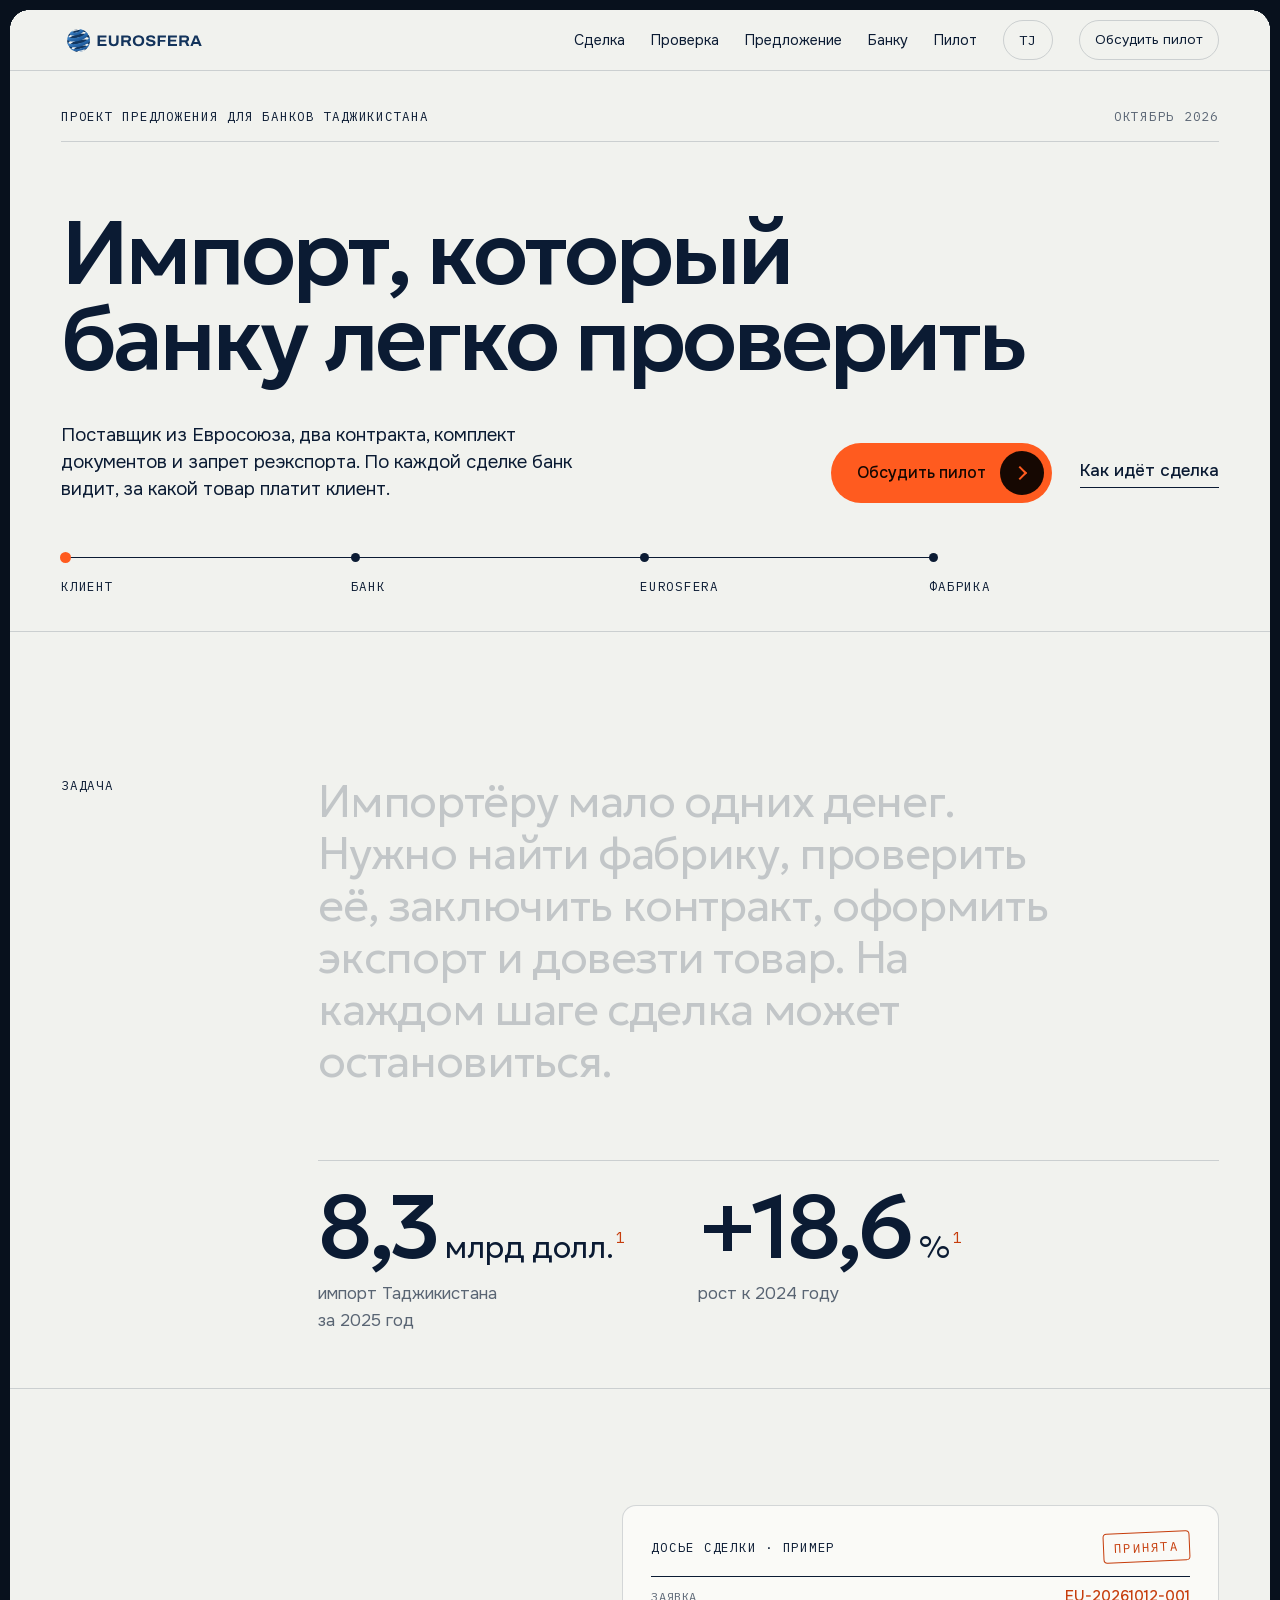
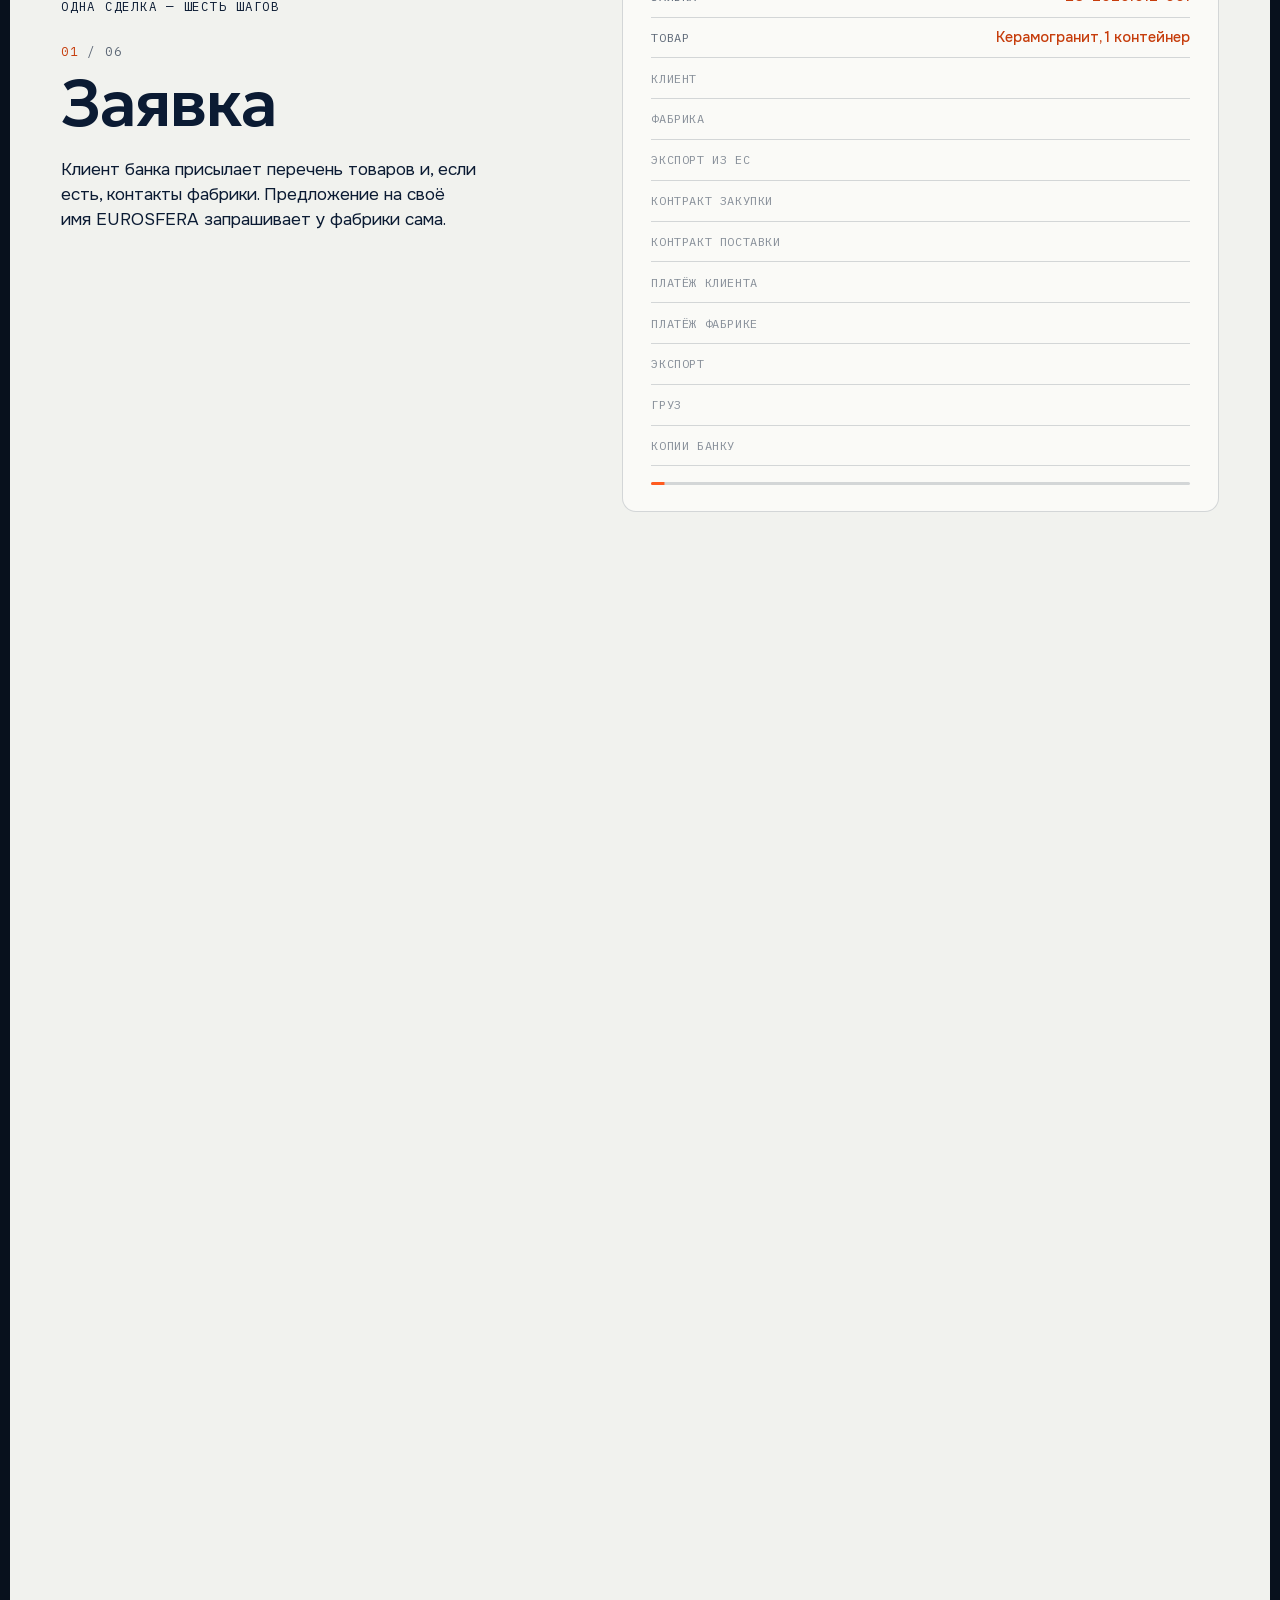
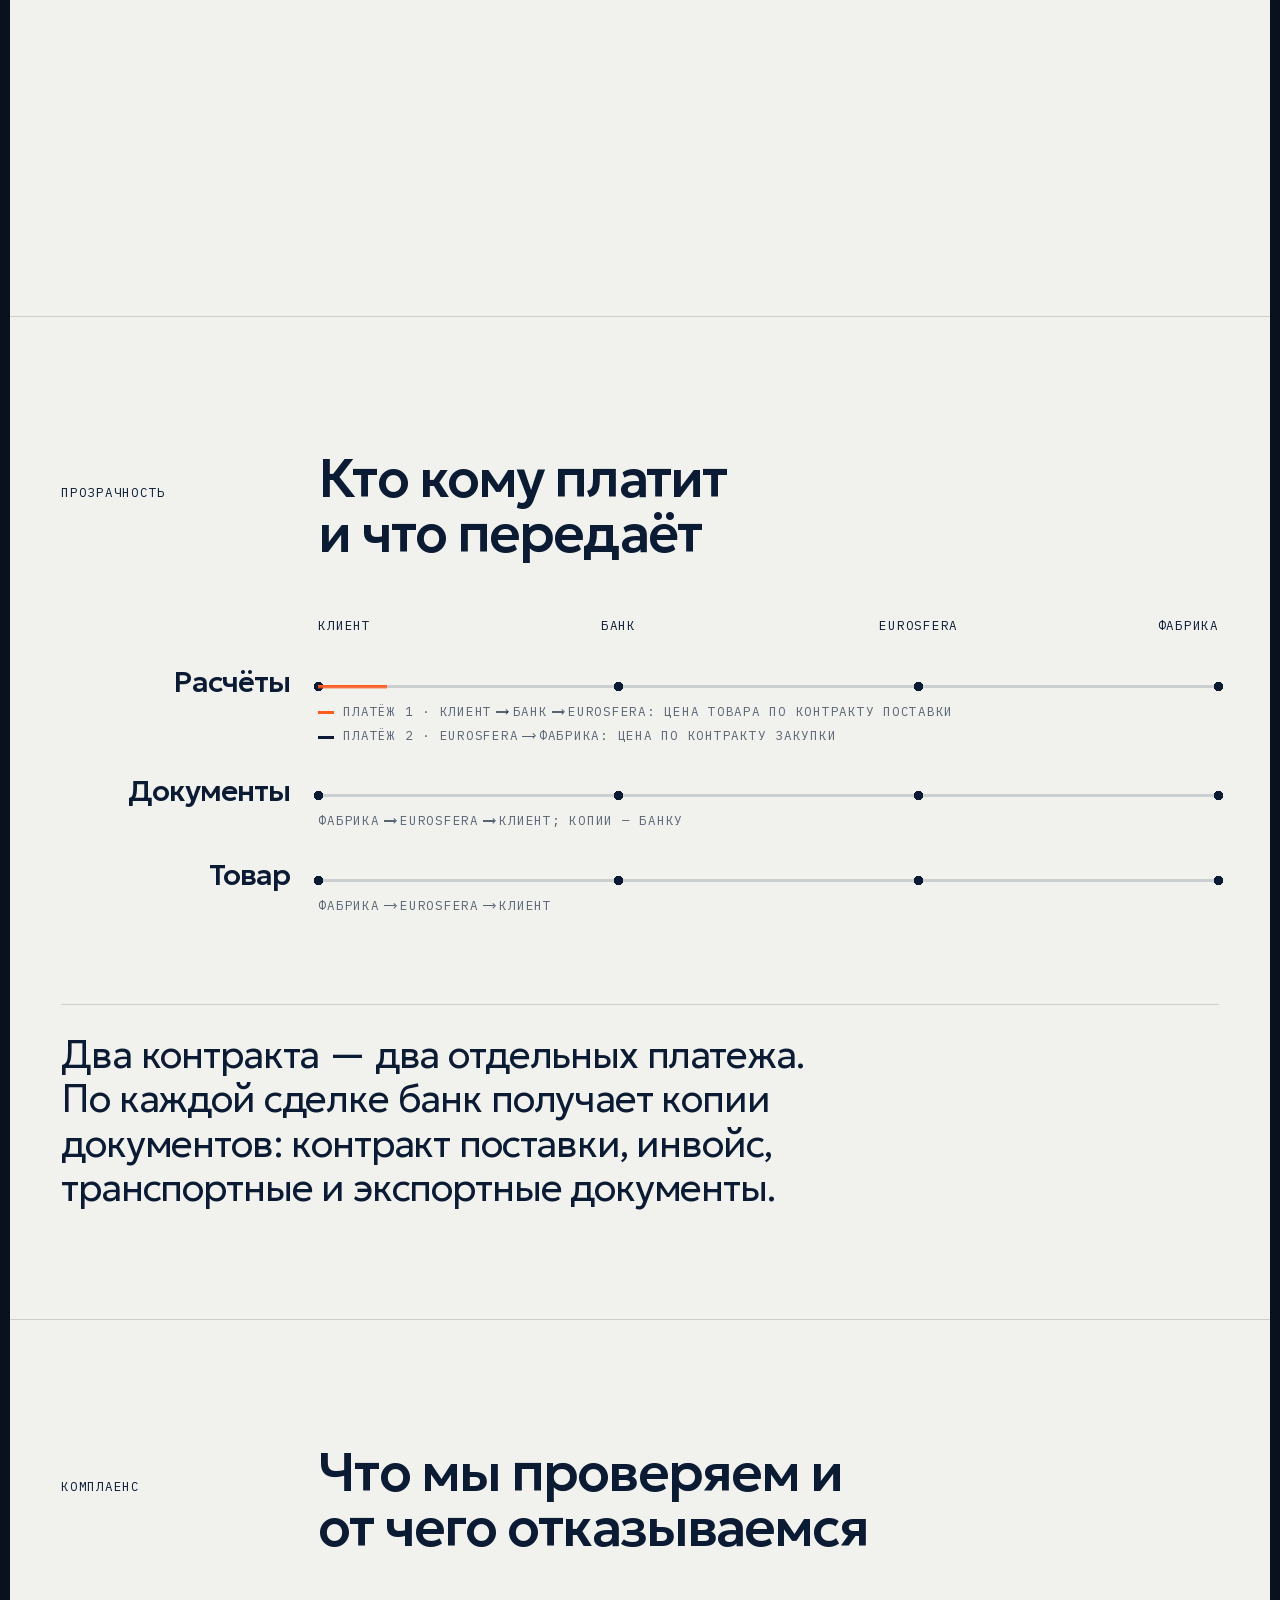
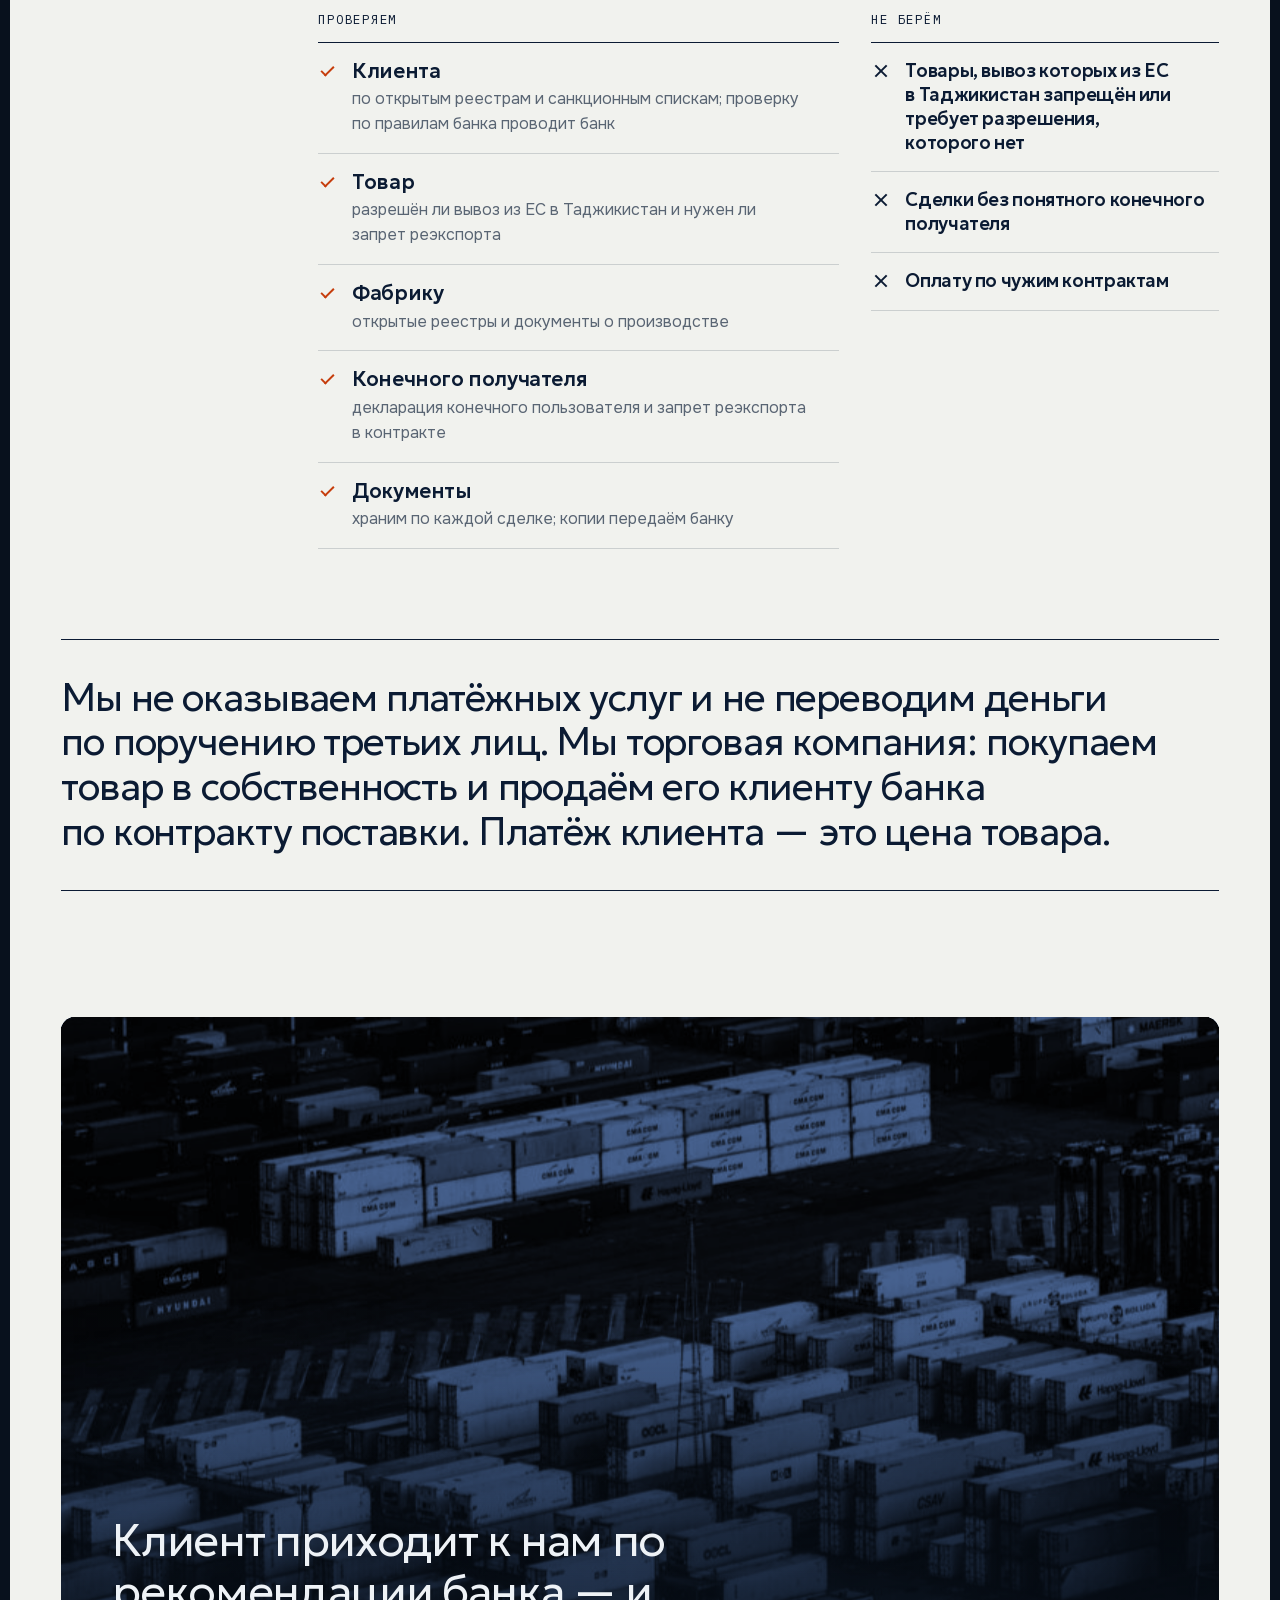
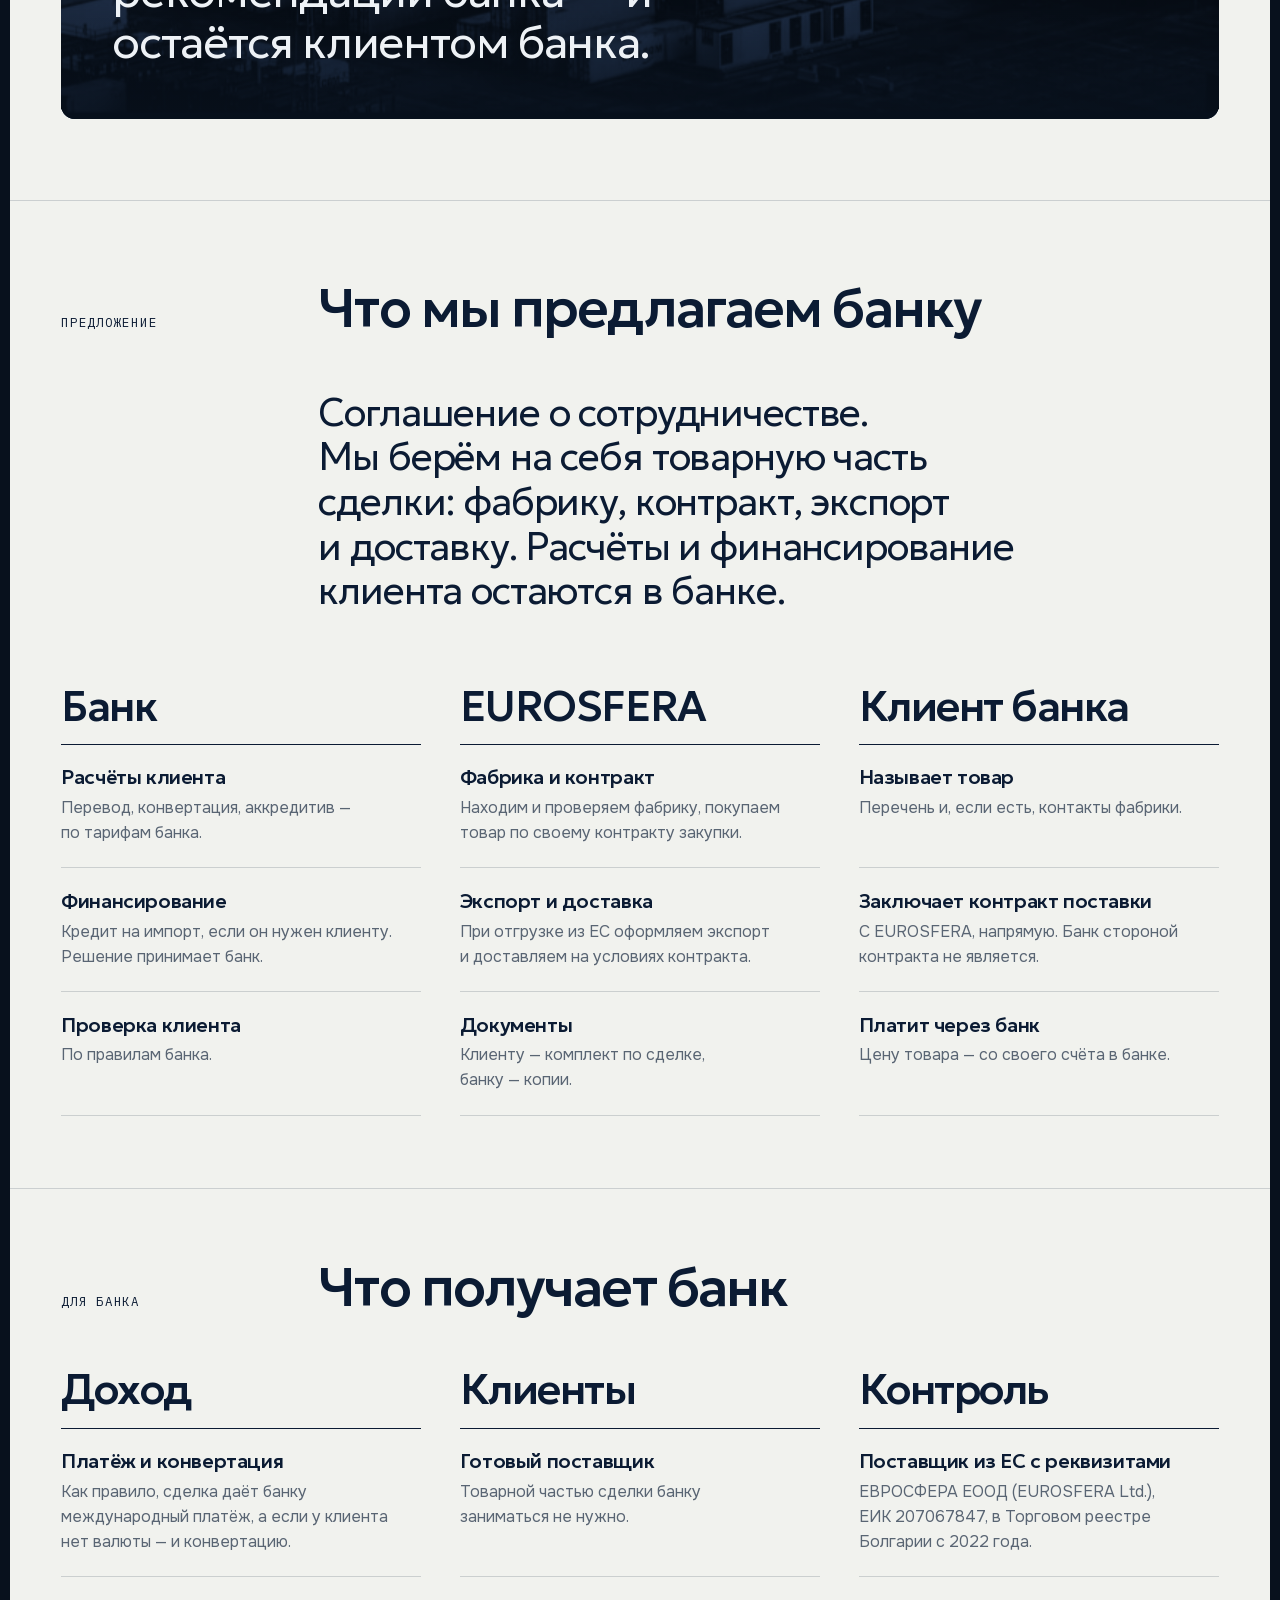
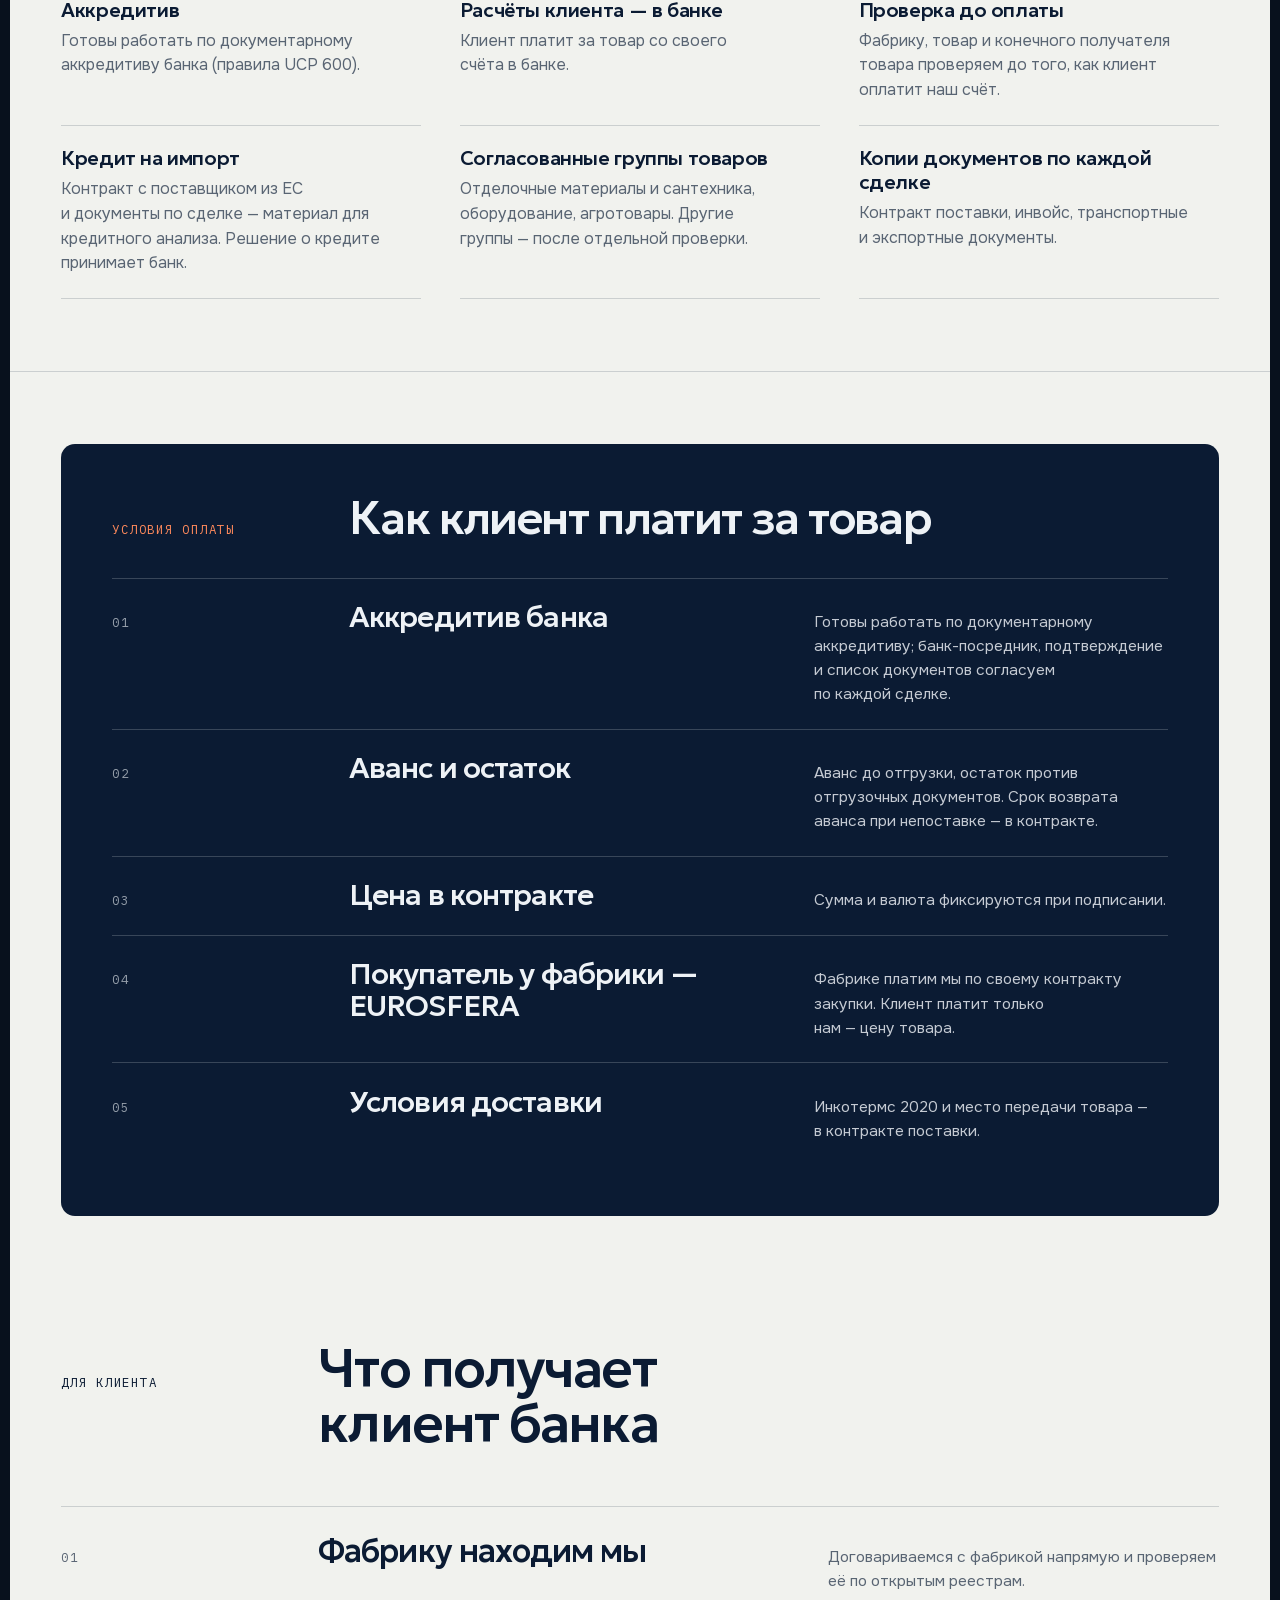
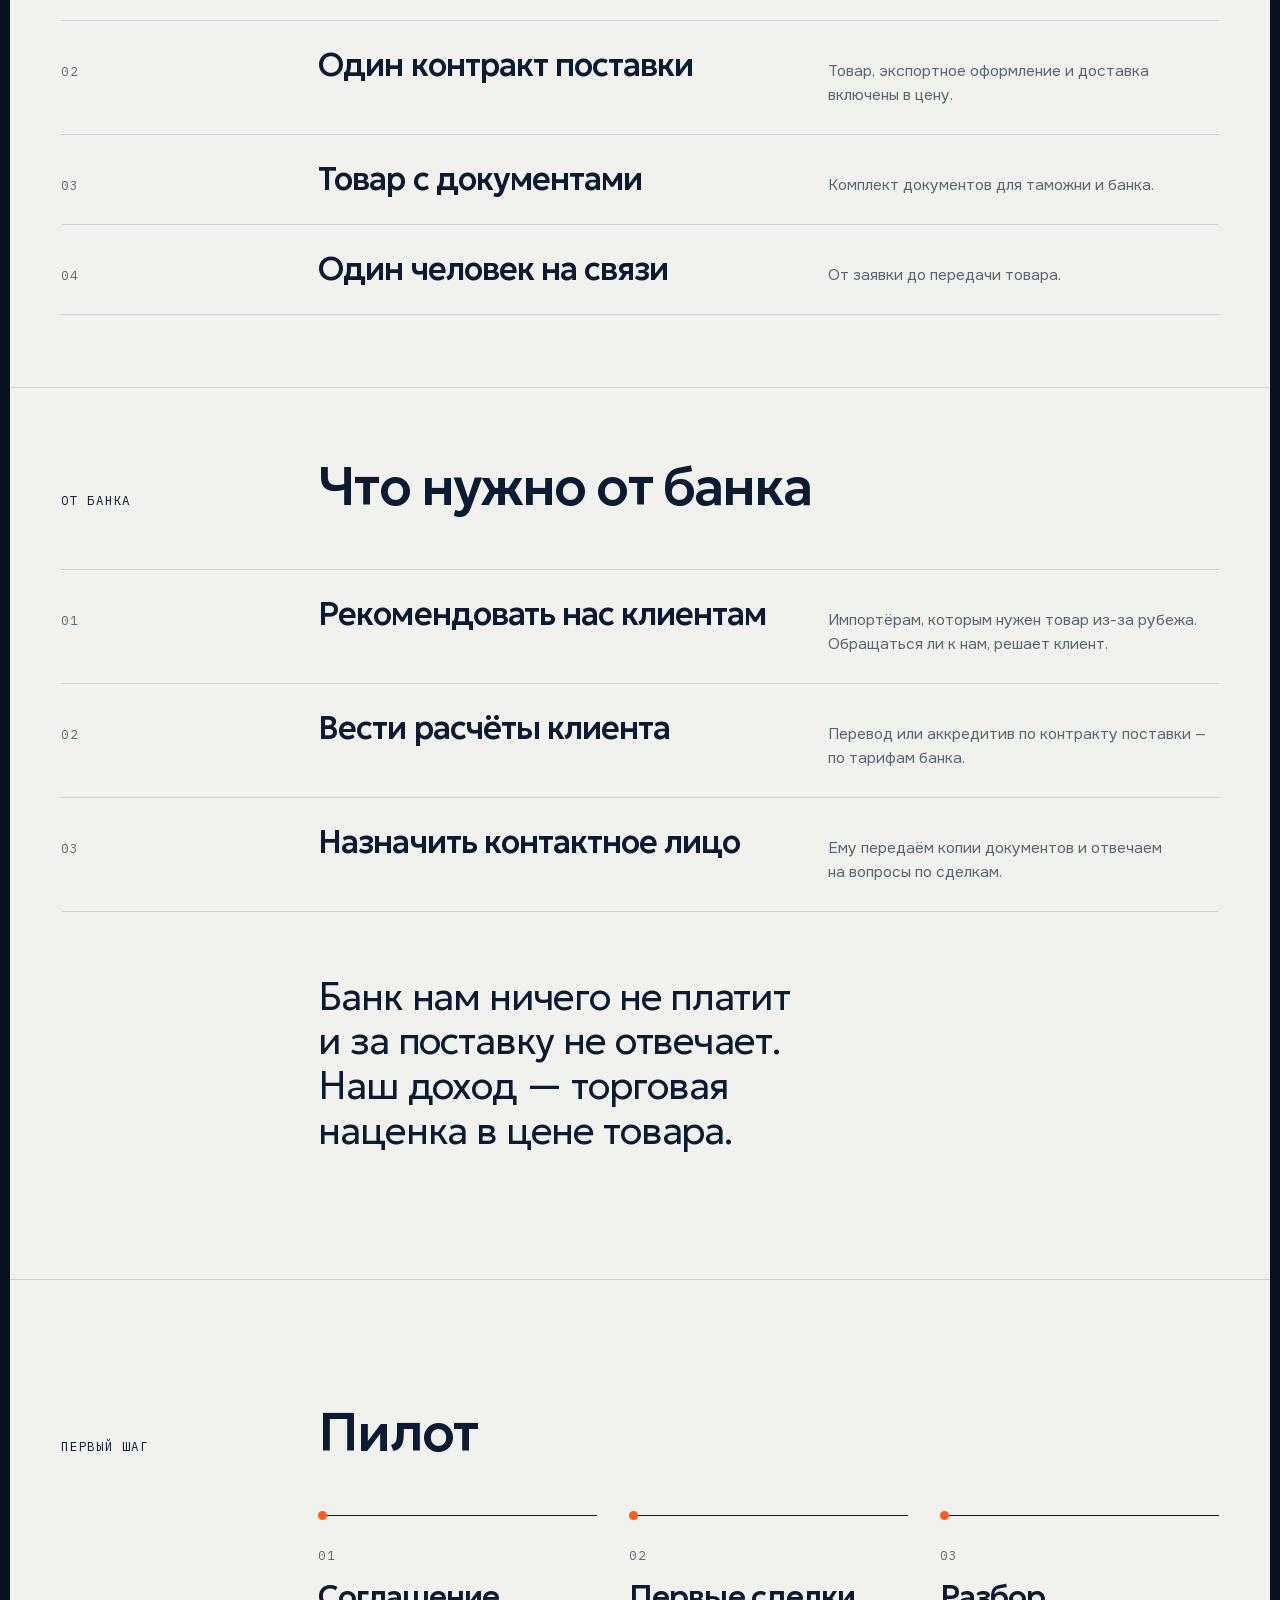
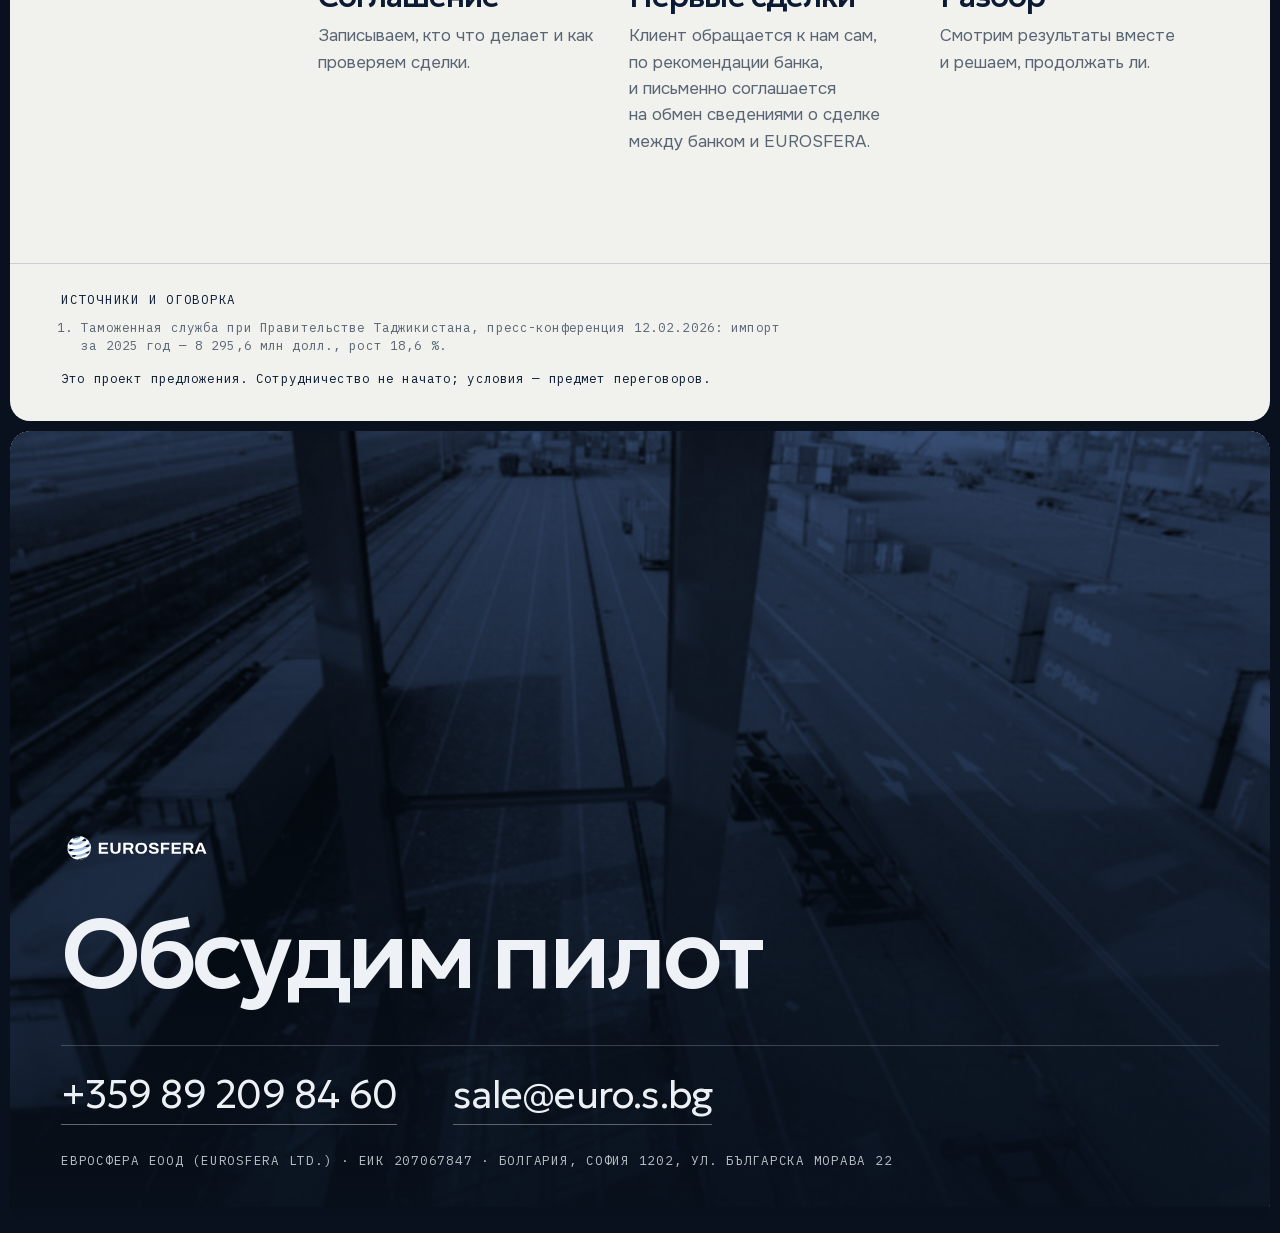
<file: v3-kontrol.html>
<!doctype html>
<html lang="ru">
<head>
<meta charset="utf-8">
<meta name="viewport" content="width=device-width, initial-scale=1">
<title>Предложение EUROSFERA для банков Таджикистана — проект</title>
<meta name="description" content="Проект предложения EUROSFERA для банков Таджикистана: поставка товаров зарубежных фабрик клиентам банка — контракт, экспортное оформление, доставка и документы.">
<meta name="robots" content="noindex, nofollow">
<link rel="icon" href="data:,">
<link rel="preload" as="font" type="font/woff2" href="fonts/geo-cyrillic.woff2" crossorigin>
<link rel="preload" as="font" type="font/woff2" href="fonts/geo-cyrillic-ext.woff2" crossorigin>
<link rel="stylesheet" href="style.css">
<script>document.documentElement.classList.add("js-wait");setTimeout(function(){document.documentElement.classList.remove("js-wait")},2500)</script>
</head>
<body>

<a class="skip" href="#deal" data-tj="Ба мундариҷа">К содержанию</a>

<div class="sheet">

<header class="top">
  <a class="top__logo" href="#hero" aria-label="EUROSFERA — в начало"><img src="img/logo-ink.svg" alt="EUROSFERA" width="163" height="30"></a>
  <nav class="top__nav" aria-label="Разделы">
    <a href="#deal" data-tj="Муомила">Сделка</a>
    <a href="#check" data-tj="Санҷиш">Проверка</a>
    <a href="#offer" data-tj="Пешниҳод">Предложение</a>
    <a href="#bank" data-tj="Барои бонк">Банку</a>
    <a href="#pilot" data-tj="Лоиҳаи озмоишӣ">Пилот</a>
  </nav>
  <a class="top__lang" href="?lang=tj" hreflang="tg" aria-label="Забони тоҷикӣ">TJ</a>
  <a class="top__cta" href="#contact" data-tj="Муҳокима">Обсудить пилот</a>
</header>

<main>

<!-- ───────── Первый экран ───────── -->
<section class="hero hero--fit" id="hero">
  <div class="hero__meta mono">
    <span data-tj="Лоиҳаи пешниҳод барои бонкҳои Тоҷикистон">Проект предложения для банков Таджикистана</span>
    <span data-tj="Октябри 2026">Октябрь 2026</span>
  </div>
  <h1 class="hero__title hero__title--long" data-split data-tj="Воридоте, ки бонк онро ба&nbsp;осонӣ месанҷад">Импорт, который банку легко&nbsp;проверить</h1>
  <div class="hero__foot">
    <p class="hero__lead" data-tj="Таҳвилгар аз&nbsp;Иттиҳоди Аврупо, ду шартнома, маҷмуи ҳуҷҷатҳо ва&nbsp;манъи реэкспорт. Дар ҳар муомила бонк мебинад, ки мизоҷ барои кадом мол&nbsp;мепардозад.">Поставщик из&nbsp;Евросоюза, два контракта, комплект документов и&nbsp;запрет реэкспорта. По&nbsp;каждой сделке банк видит, за&nbsp;какой товар платит&nbsp;клиент.</p>
    <div class="hero__cta">
      <a class="btn" href="#contact"><span data-tj="Муҳокимаи лоиҳаи озмоишӣ">Обсудить пилот</span><i aria-hidden="true"></i></a>
      <a class="link" href="#deal" data-tj="Муомила чӣ гуна мегузарад">Как идёт сделка</a>
    </div>
  </div>
  <ol class="strip mono" aria-label="Участники сделки">
    <li data-tj="Мизоҷ">Клиент</li>
    <li data-tj="Бонк">Банк</li>
    <li>EUROSFERA</li>
    <li data-tj="Корхона">Фабрика</li>
    <li class="strip__line" aria-hidden="true"><i></i><b></b></li>
  </ol>
</section>

<!-- ───────── Задача ───────── -->
<section class="task" id="task">
  <p class="mono label" data-tj="Вазифа">Задача</p>
  <div class="task__body">
    <p class="task__say" data-words data-tj="Ба воридкунанда танҳо пул кифоя нест. Корхонаро ёфтан, онро санҷидан, шартнома бастан, содиротро ба расмият даровардан ва молро расондан лозим аст. Дар ҳар қадам муомила метавонад қатъ шавад.">Импортёру мало одних денег. Нужно найти фабрику, проверить её, заключить контракт, оформить экспорт и&nbsp;довезти товар. На&nbsp;каждом шаге сделка может остановиться.</p>
    <dl class="task__facts">
      <div>
        <dt><b>8,3</b> <span data-tj="млрд доллари ИМА">млрд долл.</span><sup>1</sup></dt>
        <dd data-tj="воридоти Тоҷикистон дар&nbsp;соли&nbsp;2025">импорт Таджикистана за&nbsp;2025&nbsp;год</dd>
      </div>
      <div>
        <dt><b>+18,6</b> <span>%</span><sup>1</sup></dt>
        <dd data-tj="афзоиш нисбат ба&nbsp;соли&nbsp;2024">рост к&nbsp;2024&nbsp;году</dd>
      </div>
    </dl>
  </div>
</section>

<!-- ───────── Одна сделка: шесть шагов и досье ───────── -->
<section class="deal" id="deal" aria-label="Одна сделка от заявки до закрытия">
  <div class="deal__stage">
    <div class="deal__left">
      <p class="mono label" data-tj="Як муомила — шаш қадам">Одна сделка&nbsp;— шесть шагов</p>
      <ol class="steps">
        <li class="step" data-step>
          <p class="step__num mono"><b>01</b> / 06</p>
          <h2 class="step__title" data-tj="Дархост">Заявка</h2>
          <p class="step__copy" data-tj="Мизоҷи бонк рӯйхати молҳо ва, агар бошад, маълумоти тамоси корхонаро мефиристад. Пешниҳоди нархро ба&nbsp;номи худ EUROSFERA аз&nbsp;корхона худаш мепурсад.">Клиент банка присылает перечень товаров и, если есть, контакты фабрики. Предложение на&nbsp;своё имя EUROSFERA запрашивает у&nbsp;фабрики сама.</p>
        </li>
        <li class="step" data-step>
          <p class="step__num mono"><b>02</b> / 06</p>
          <h2 class="step__title" data-tj="Санҷиш">Проверка</h2>
          <p class="step__copy" data-tj="Корхона ва&nbsp;мизоҷро аз&nbsp;рӯйи феҳристҳои кушод ва&nbsp;рӯйхатҳои таҳримӣ, молро&nbsp;— аз&nbsp;рӯйи қоидаҳои содирот аз&nbsp;Иттиҳоди Аврупо месанҷем. Ин санҷиши худи мост; санҷиши мизоҷро тибқи қоидаҳои бонк худи бонк мегузаронад.">Проверяем фабрику и&nbsp;клиента по&nbsp;открытым реестрам и&nbsp;санкционным спискам, товар&nbsp;— по&nbsp;правилам экспорта из&nbsp;ЕС. Это наша собственная проверка; проверку клиента по&nbsp;правилам банка проводит&nbsp;банк.</p>
        </li>
        <li class="step" data-step>
          <p class="step__num mono"><b>03</b> / 06</p>
          <h2 class="step__title" data-tj="Ду шартнома">Два контракта</h2>
          <p class="step__copy" data-tj="EUROSFERA бо&nbsp;корхона шартномаи харид ва&nbsp;бо&nbsp;мизоҷ шартномаи таҳвили мол (маҳсулотсупорӣ) мебандад. Барои корхона мо&nbsp;харидор, барои мизоҷ&nbsp;— фурӯшанда ҳастем: барои миқдор, сифат ва&nbsp;муҳлат тибқи шартномаи таҳвил ҷавоб&nbsp;медиҳем.">EUROSFERA заключает контракт закупки с&nbsp;фабрикой и&nbsp;контракт поставки с&nbsp;клиентом. Для фабрики мы покупатель, для клиента&nbsp;— продавец: за&nbsp;количество, качество и&nbsp;срок отвечаем по&nbsp;контракту&nbsp;поставки.</p>
        </li>
        <li class="step" data-step>
          <p class="step__num mono"><b>04</b> / 06</p>
          <h2 class="step__title" data-tj="Ҳисоббаробаркунӣ">Расчёт</h2>
          <p class="step__copy" data-tj="Мизоҷ ба&nbsp;EUROSFERA нархи молро тибқи шартномаи таҳвил мепардозад&nbsp;— тавассути бонки худ, бо&nbsp;интиқоли маблағ ё&nbsp;аккредитив. Ба&nbsp;корхона мо&nbsp;мепардозем&nbsp;— тибқи шартномаи хариди&nbsp;худ.">Клиент платит EUROSFERA цену товара по&nbsp;контракту поставки&nbsp;— через свой банк, переводом или аккредитивом. Фабрике платим мы&nbsp;— по&nbsp;своему контракту&nbsp;закупки.</p>
        </li>
        <li class="step" data-step>
          <p class="step__num mono"><b>05</b> / 06</p>
          <h2 class="step__title" data-tj="Борфиристӣ">Отгрузка</h2>
          <p class="step__copy" data-tj="Молро аз&nbsp;корхона қабул мекунем, ҳангоми борфиристӣ аз&nbsp;Иттиҳоди Аврупо содиротро ба&nbsp;расмият медарорем ва&nbsp;тибқи шартҳои шартнома мерасонем. Ба&nbsp;мизоҷ ва&nbsp;бонк санаи борфиристӣ, рақами ҳуҷҷати нақлиётӣ ва&nbsp;санаи расиданро хабар&nbsp;медиҳем.">Принимаем товар у&nbsp;фабрики, при отгрузке из&nbsp;ЕС оформляем экспорт и&nbsp;доставляем на&nbsp;условиях контракта. Клиенту и&nbsp;банку сообщаем дату отгрузки, номер транспортного документа и&nbsp;дату&nbsp;прибытия.</p>
        </li>
        <li class="step" data-step>
          <p class="step__num mono"><b>06</b> / 06</p>
          <h2 class="step__title" data-tj="Анҷом">Закрытие</h2>
          <p class="step__copy" data-tj="Ба&nbsp;мизоҷ ҳуҷҷатҳои муомиларо ва&nbsp;ба&nbsp;бонк нусхаҳои онҳоро месупорем: шартномаи таҳвил, инвойс, варақаи бастабандӣ, ҳуҷҷатҳои нақлиётӣ, декларатсияи содиротӣ. Розигии мизоҷ ба&nbsp;ин дар шартнома сабт&nbsp;шудааст.">Передаём клиенту документы по&nbsp;сделке, а&nbsp;банку&nbsp;— их копии: контракт поставки, инвойс, упаковочный лист, транспортные документы, экспортную декларацию. Согласие клиента на&nbsp;это записано в&nbsp;контракте.</p>
        </li>
      </ol>
    </div>

    <aside class="dossier" aria-label="Досье сделки, пример">
      <header class="dossier__head mono">
        <span data-tj="Парвандаи муомила · намуна">Досье сделки · пример</span>
        <span class="stamp" aria-hidden="true">
          <i data-tj="Қабул шуд">Принята</i>
          <i data-tj="Санҷида шуд">Проверена</i>
          <i data-tj="Имзо шуд">Подписана</i>
          <i data-tj="Пардохт шуд">Оплачена</i>
          <i data-tj="Дар роҳ">В пути</i>
          <i data-tj="Анҷом ёфт">Закрыта</i>
        </span>
      </header>
      <dl class="dossier__rows">
        <div class="row" data-at="1"><dt data-tj="Дархост">Заявка</dt><dd data-tj="EU-20261012-001">EU-20261012-001</dd></div>
        <div class="row" data-at="1"><dt data-tj="Мол">Товар</dt><dd data-tj="Керамогранит, 1&nbsp;контейнер">Керамогранит, 1&nbsp;контейнер</dd></div>
        <div class="row" data-at="2"><dt data-tj="Мизоҷ">Клиент</dt><dd data-tj="санҷида шуд">проверен</dd></div>
        <div class="row" data-at="2"><dt data-tj="Корхона">Фабрика</dt><dd data-tj="санҷида шуд">проверена</dd></div>
        <div class="row" data-at="2"><dt data-tj="Содирот аз ИА">Экспорт из ЕС</dt><dd data-tj="иҷозат аст">разрешён</dd></div>
        <div class="row" data-at="3"><dt data-tj="Шартномаи харид">Контракт закупки</dt><dd data-tj="корхона<i class='arr'></i>EUROSFERA">фабрика<i class='arr'></i>EUROSFERA</dd></div>
        <div class="row" data-at="3"><dt data-tj="Шартномаи таҳвил">Контракт поставки</dt><dd data-tj="EUROSFERA<i class='arr'></i>мизоҷ">EUROSFERA<i class='arr'></i>клиент</dd></div>
        <div class="row" data-at="4"><dt data-tj="Пардохти мизоҷ">Платёж клиента</dt><dd data-tj="тавассути бонк">через банк</dd></div>
        <div class="row" data-at="4"><dt data-tj="Пардохт ба корхона">Платёж фабрике</dt><dd data-tj="тибқи шартномаи харид">по контракту закупки</dd></div>
        <div class="row" data-at="5"><dt data-tj="Содирот">Экспорт</dt><dd data-tj="ба расмият даромад">оформлен</dd></div>
        <div class="row" data-at="5" data-swap="6"><dt data-tj="Бор">Груз</dt><dd><span class="v1" data-tj="дар роҳ">в пути</span><span class="v2" data-tj="расонида шуд">доставлен</span></dd></div>
        <div class="row" data-at="6"><dt data-tj="Нусхаҳо ба бонк">Копии банку</dt><dd data-tj="супорида шуданд">переданы</dd></div>
      </dl>
      <div class="dossier__bar" aria-hidden="true"><i></i></div>
    </aside>
  </div>
</section>

<!-- ───────── Расчёты, документы, товар ───────── -->
<section class="flows" id="flows">
  <header class="head">
    <p class="mono label" data-tj="Шаффофият">Прозрачность</p>
    <h2 data-tj="Кӣ ба&nbsp;кӣ мепардозад ва&nbsp;чӣ месупорад">Кто кому платит и&nbsp;что передаёт</h2>
  </header>
  <div class="lanes" role="img" aria-label="Два отдельных платежа: клиент платит EUROSFERA цену товара через банк; EUROSFERA платит фабрике по своему контракту закупки. Документы идут от фабрики через EUROSFERA клиенту, копии — банку. Товар идёт от фабрики клиенту.">
    <ol class="lanes__nodes mono" aria-hidden="true">
      <li data-tj="Мизоҷ">Клиент</li><li data-tj="Бонк">Банк</li><li>EUROSFERA</li><li data-tj="Корхона">Фабрика</li>
    </ol>
    <div class="lane lane--money" aria-hidden="true">
      <p class="lane__name" data-tj="Пардохтҳо">Расчёты</p>
      <div class="lane__track"><i class="pay1"></i><i class="pay2"></i></div>
      <p class="lane__hint mono" data-tj="Пардохти 1 · мизоҷ<i class='arr'></i>бонк<i class='arr'></i>EUROSFERA: нархи мол тибқи шартномаи таҳвил">Платёж 1 · клиент<i class='arr'></i>банк<i class='arr'></i>EUROSFERA: цена товара по контракту поставки</p>
      <p class="lane__hint lane__hint--2 mono" data-tj="Пардохти 2 · EUROSFERA<i class='arr'></i>корхона: нарх тибқи шартномаи харид">Платёж 2 · EUROSFERA<i class='arr'></i>фабрика: цена по контракту закупки</p>
    </div>
    <div class="lane lane--docs" aria-hidden="true">
      <p class="lane__name" data-tj="Ҳуҷҷатҳо">Документы</p>
      <div class="lane__track"><i></i></div>
      <p class="lane__hint mono" data-tj="корхона<i class='arr'></i>EUROSFERA<i class='arr'></i>мизоҷ; нусхаҳо — ба бонк">фабрика<i class='arr'></i>EUROSFERA<i class='arr'></i>клиент; копии — банку</p>
    </div>
    <div class="lane lane--goods" aria-hidden="true">
      <p class="lane__name" data-tj="Мол">Товар</p>
      <div class="lane__track"><i></i></div>
      <p class="lane__hint mono" data-tj="корхона<i class='arr'></i>EUROSFERA<i class='arr'></i>мизоҷ">фабрика<i class='arr'></i>EUROSFERA<i class='arr'></i>клиент</p>
    </div>
  </div>
  <p class="flows__say" data-tj="Ду шартнома&nbsp;— ду пардохти алоҳида. Барои ҳар муомила бонк нусхаҳои ҳуҷҷатҳоро мегирад: шартномаи таҳвил, инвойс, ҳуҷҷатҳои нақлиётӣ ва&nbsp;содиротӣ.">Два контракта&nbsp;— два отдельных платежа. По&nbsp;каждой сделке банк получает копии документов: контракт поставки, инвойс, транспортные и&nbsp;экспортные&nbsp;документы.</p>
</section>

<!-- ───────── Проверка ───────── -->
<section class="check" id="check">
  <header class="head">
    <p class="mono label" data-tj="Комплаенс">Комплаенс</p>
    <h2 data-tj="Мо чиро месанҷем ва аз чӣ даст мекашем">Что мы проверяем и&nbsp;от&nbsp;чего отказываемся</h2>
  </header>
  <div class="check__cols">
    <div>
      <p class="mono check__cap" data-tj="Месанҷем">Проверяем</p>
      <ul class="ticks">
        <li><b data-tj="Мизоҷ">Клиента</b><span data-tj="аз&nbsp;рӯйи феҳристҳои кушод ва&nbsp;рӯйхатҳои таҳримӣ; санҷишро тибқи қоидаҳои бонк худи бонк&nbsp;мегузаронад">по&nbsp;открытым реестрам и&nbsp;санкционным спискам; проверку по&nbsp;правилам банка проводит&nbsp;банк</span></li>
        <li><b data-tj="Мол">Товар</b><span data-tj="оё содирот аз&nbsp;ИА ба&nbsp;Тоҷикистон иҷозат аст ва&nbsp;оё манъи реэкспорт лозим&nbsp;аст">разрешён&nbsp;ли вывоз из&nbsp;ЕС в&nbsp;Таджикистан и&nbsp;нужен&nbsp;ли запрет&nbsp;реэкспорта</span></li>
        <li><b data-tj="Корхона">Фабрику</b><span data-tj="феҳристҳои кушод ва&nbsp;ҳуҷҷатҳо дар бораи&nbsp;истеҳсолот">открытые реестры и&nbsp;документы о&nbsp;производстве</span></li>
        <li><b data-tj="Гирандаи ниҳоӣ">Конечного получателя</b><span data-tj="эъломияи истифодабарандаи ниҳоӣ ва&nbsp;манъи реэкспорт дар&nbsp;шартнома">декларация конечного пользователя и&nbsp;запрет реэкспорта в&nbsp;контракте</span></li>
        <li><b data-tj="Ҳуҷҷатҳо">Документы</b><span data-tj="барои ҳар муомила нигоҳ медорем; нусхаҳоро ба&nbsp;бонк&nbsp;месупорем">храним по&nbsp;каждой сделке; копии передаём&nbsp;банку</span></li>
      </ul>
    </div>
    <div>
      <p class="mono check__cap" data-tj="Намегирем">Не берём</p>
      <ul class="crosses">
        <li data-tj="Молҳое, ки содироташон аз&nbsp;ИА ба&nbsp;Тоҷикистон манъ аст ё&nbsp;иҷозатеро талаб мекунад, ки&nbsp;нест">Товары, вывоз которых из&nbsp;ЕС в&nbsp;Таджикистан запрещён или требует разрешения, которого&nbsp;нет</li>
        <li data-tj="Муомилаҳо бе гирандаи ниҳоии&nbsp;маълум">Сделки без понятного конечного получателя</li>
        <li data-tj="Пардохт аз рӯйи шартномаҳои шахсони&nbsp;сеюм">Оплату по&nbsp;чужим контрактам</li>
      </ul>
    </div>
  </div>
  <p class="check__say" data-tj="Мо&nbsp;хизматрасониҳои пардохтӣ пешниҳод намекунем ва&nbsp;бо&nbsp;супориши шахсони сеюм маблағ интиқол намедиҳем. Мо&nbsp;ширкати савдо ҳастем: молро ба&nbsp;моликияти худ мехарем ва&nbsp;онро ба&nbsp;мизоҷи бонк тибқи шартномаи таҳвил мефурӯшем. Пардохти мизоҷ&nbsp;— ин нархи&nbsp;мол&nbsp;аст.">Мы&nbsp;не&nbsp;оказываем платёжных услуг и&nbsp;не&nbsp;переводим деньги по&nbsp;поручению третьих лиц. Мы&nbsp;торговая компания: покупаем товар в&nbsp;собственность и&nbsp;продаём его клиенту банка по&nbsp;контракту поставки. Платёж клиента&nbsp;— это цена&nbsp;товара.</p>
</section>

<!-- ───────── Фото и главная мысль ───────── -->
<section class="band">
  <div class="band__media" aria-hidden="true">
    <picture><source media="(max-width: 699px)" srcset="img/port-m.jpg"><img src="img/port.jpg" alt="" loading="lazy" width="2200" height="1467"></picture>
  </div>
  <p class="band__text" data-tj="Мизоҷ бо&nbsp;тавсияи бонк ба&nbsp;мо меояд&nbsp;— ва&nbsp;мизоҷи бонк боқӣ&nbsp;мемонад.">Клиент приходит к&nbsp;нам по&nbsp;рекомендации банка&nbsp;— и&nbsp;остаётся клиентом&nbsp;банка.</p>
</section>

<!-- ───────── Что мы предлагаем банку ───────── -->
<section class="gain" id="offer">
  <header class="head">
    <p class="mono label" data-tj="Пешниҳод">Предложение</p>
    <h2 data-tj="Мо ба&nbsp;бонк чӣ пешниҳод мекунем">Что мы предлагаем банку</h2>
  </header>
  <p class="gain__say" data-tj="Созишнома дар бораи ҳамкорӣ. Мо&nbsp;корҳои марбут ба&nbsp;молро ба&nbsp;зимма мегирем: корхона, шартнома, содирот ва&nbsp;молрасонӣ. Ҳисоббаробаркунӣ ва&nbsp;маблағгузории мизоҷ дар бонк&nbsp;мемонанд.">Соглашение о&nbsp;сотрудничестве. Мы&nbsp;берём на&nbsp;себя товарную часть сделки: фабрику, контракт, экспорт и&nbsp;доставку. Расчёты и&nbsp;финансирование клиента остаются в&nbsp;банке.</p>
  <div class="trio">
    <div>
      <h3 data-tj="Бонк">Банк</h3>
      <ul>
        <li><b data-tj="Ҳисоббаробаркунии мизоҷ">Расчёты клиента</b><em data-tj="Интиқоли маблағ, мубодилаи асъор, аккредитив&nbsp;— тибқи тарофаҳои&nbsp;бонк.">Перевод, конвертация, аккредитив&nbsp;— по&nbsp;тарифам&nbsp;банка.</em></li>
        <li><b data-tj="Маблағгузорӣ">Финансирование</b><em data-tj="Қарз барои воридот, агар ба&nbsp;мизоҷ лозим бошад. Қарорро бонк қабул&nbsp;мекунад.">Кредит на&nbsp;импорт, если он нужен клиенту. Решение принимает&nbsp;банк.</em></li>
        <li><b data-tj="Санҷиши мизоҷ">Проверка клиента</b><em data-tj="Тибқи қоидаҳои&nbsp;бонк.">По&nbsp;правилам&nbsp;банка.</em></li>
      </ul>
    </div>
    <div>
      <h3>EUROSFERA</h3>
      <ul>
        <li><b data-tj="Корхона ва&nbsp;шартнома">Фабрика и&nbsp;контракт</b><em data-tj="Корхонаро меёбем ва&nbsp;месанҷем, молро тибқи шартномаи хариди худ&nbsp;мехарем.">Находим и&nbsp;проверяем фабрику, покупаем товар по&nbsp;своему контракту&nbsp;закупки.</em></li>
        <li><b data-tj="Содирот ва&nbsp;молрасонӣ">Экспорт и&nbsp;доставка</b><em data-tj="Ҳангоми борфиристӣ аз&nbsp;ИА содиротро ба&nbsp;расмият медарорем ва&nbsp;тибқи шартҳои шартнома&nbsp;мерасонем.">При отгрузке из&nbsp;ЕС оформляем экспорт и&nbsp;доставляем на&nbsp;условиях&nbsp;контракта.</em></li>
        <li><b data-tj="Ҳуҷҷатҳо">Документы</b><em data-tj="Ба&nbsp;мизоҷ&nbsp;— маҷмуи ҳуҷҷатҳои муомила, ба&nbsp;бонк&nbsp;— нусхаҳо.">Клиенту&nbsp;— комплект по&nbsp;сделке, банку&nbsp;— копии.</em></li>
      </ul>
    </div>
    <div>
      <h3 data-tj="Мизоҷи бонк">Клиент банка</h3>
      <ul>
        <li><b data-tj="Молро номбар мекунад">Называет товар</b><em data-tj="Рӯйхат ва, агар бошад, маълумоти тамоси&nbsp;корхона.">Перечень и, если есть, контакты&nbsp;фабрики.</em></li>
        <li><b data-tj="Шартномаи таҳвил мебандад">Заключает контракт поставки</b><em data-tj="Бо&nbsp;EUROSFERA, бевосита. Бонк тарафи шартнома&nbsp;нест.">С&nbsp;EUROSFERA, напрямую. Банк стороной контракта не&nbsp;является.</em></li>
        <li><b data-tj="Тавассути бонк мепардозад">Платит через банк</b><em data-tj="Нархи молро&nbsp;— аз&nbsp;суратҳисоби худ дар&nbsp;бонк.">Цену товара&nbsp;— со&nbsp;своего счёта в&nbsp;банке.</em></li>
      </ul>
    </div>
  </div>
</section>

<!-- ───────── Что получает банк ───────── -->
<section class="gain" id="bank">
  <header class="head">
    <p class="mono label" data-tj="Барои бонк">Для банка</p>
    <h2 data-tj="Бонк чӣ ба даст меорад">Что получает банк</h2>
  </header>
  <!--trio-->
  <div class="trio">
    <div>
      <h3 data-tj="Даромад">Доход</h3>
      <ul>
        <li><b data-tj="Пардохт ва&nbsp;мубодилаи асъор">Платёж и&nbsp;конвертация</b><em data-tj="Чун қоида, муомила ба&nbsp;бонк пардохти байналмилалӣ ва, агар мизоҷ асъори хориҷӣ надошта бошад,&nbsp;— мубодилаи асъор&nbsp;медиҳад.">Как правило, сделка даёт банку международный платёж, а&nbsp;если у&nbsp;клиента нет валюты&nbsp;— и&nbsp;конвертацию.</em></li>
        <li><b data-tj="Аккредитив">Аккредитив</b><em data-tj="Омодаем бо&nbsp;аккредитиви ҳуҷҷатии бонк кор кунем (қоидаҳои UCP&nbsp;600).">Готовы работать по&nbsp;документарному аккредитиву банка (правила UCP&nbsp;600).</em></li>
        <li><b data-tj="Қарз барои воридот">Кредит на&nbsp;импорт</b><em data-tj="Шартнома бо&nbsp;таҳвилгар аз&nbsp;Иттиҳоди Аврупо ва&nbsp;ҳуҷҷатҳои муомила&nbsp;— мавод барои таҳлили қарзӣ. Қарорро дар бораи қарз бонк қабул&nbsp;мекунад.">Контракт с&nbsp;поставщиком из&nbsp;ЕС и&nbsp;документы по&nbsp;сделке&nbsp;— материал для кредитного анализа. Решение о&nbsp;кредите принимает&nbsp;банк.</em></li>
      </ul>
    </div>
    <div>
      <h3 data-tj="Мизоҷон">Клиенты</h3>
      <ul>
        <li><b data-tj="Таҳвилгари тайёр">Готовый поставщик</b><em data-tj="Ба&nbsp;бонк лозим нест, ки бо&nbsp;корҳои марбут ба&nbsp;мол машғул&nbsp;шавад.">Товарной частью сделки банку заниматься не&nbsp;нужно.</em></li>
        <li><b data-tj="Ҳисоббаробаркунии мизоҷ&nbsp;— дар бонк">Расчёты клиента&nbsp;— в&nbsp;банке</b><em data-tj="Мизоҷ барои мол аз&nbsp;суратҳисоби худ дар бонк пардохт&nbsp;мекунад.">Клиент платит за&nbsp;товар со&nbsp;своего счёта в&nbsp;банке.</em></li>
        <li><b data-tj="Гурӯҳҳои мувофиқашудаи молҳо">Согласованные группы товаров</b><em data-tj="Масолеҳи пардозӣ ва&nbsp;сантехника, таҷҳизот, молҳо барои соҳаи кишоварзӣ. Гурӯҳҳои дигар&nbsp;— пас аз&nbsp;санҷиши&nbsp;алоҳида.">Отделочные материалы и&nbsp;сантехника, оборудование, агротовары. Другие группы&nbsp;— после отдельной&nbsp;проверки.</em></li>
      </ul>
    </div>
    <div>
      <h3 data-tj="Назорат">Контроль</h3>
      <ul>
        <li><b data-tj="Таҳвилгар аз&nbsp;ИА бо&nbsp;реквизитҳо">Поставщик из&nbsp;ЕС с&nbsp;реквизитами</b><em data-tj="ЕВРОСФЕРА ЕООД (EUROSFERA&nbsp;Ltd.), ЕИК&nbsp;207067847, дар Феҳристи савдои Булғористон аз&nbsp;соли&nbsp;2022.">ЕВРОСФЕРА ЕООД (EUROSFERA&nbsp;Ltd.), ЕИК&nbsp;207067847, в&nbsp;Торговом реестре Болгарии с&nbsp;2022&nbsp;года.</em></li>
        <li><b data-tj="Санҷиш пеш аз&nbsp;пардохт">Проверка до&nbsp;оплаты</b><em data-tj="Корхона, мол ва&nbsp;гирандаи ниҳоии молро пеш аз&nbsp;он месанҷем, ки мизоҷ ҳисобномаи моро&nbsp;пардозад.">Фабрику, товар и&nbsp;конечного получателя товара проверяем до&nbsp;того, как клиент оплатит наш&nbsp;счёт.</em></li>
        <li><b data-tj="Нусхаҳои ҳуҷҷатҳо барои ҳар муомила">Копии документов по&nbsp;каждой сделке</b><em data-tj="Шартномаи таҳвил, инвойс, ҳуҷҷатҳои нақлиётӣ ва&nbsp;содиротӣ.">Контракт поставки, инвойс, транспортные и&nbsp;экспортные&nbsp;документы.</em></li>
      </ul>
    </div>
  </div>

  </section>

<!-- ───────── Как клиент платит и что получает ───────── -->
<section class="gain" id="terms">
  <!--terms-->
  <div class="terms">
    <header>
      <p class="mono" data-tj="Шартҳои пардохт">Условия оплаты</p>
      <h3 data-tj="Мизоҷ барои мол чӣ гуна мепардозад">Как клиент платит за&nbsp;товар</h3>
    </header>
    <ol>
      <li><span class="mono">01</span><b data-tj="Аккредитиви бонк">Аккредитив банка</b><em data-tj="Омодаем бо&nbsp;аккредитиви ҳуҷҷатӣ кор кунем; бонки миёнарав, тасдиқ ва&nbsp;рӯйхати ҳуҷҷатҳоро барои ҳар муомила мувофиқа&nbsp;мекунем.">Готовы работать по&nbsp;документарному аккредитиву; банк-посредник, подтверждение и&nbsp;список документов согласуем по&nbsp;каждой&nbsp;сделке.</em></li>
      <li><span class="mono">02</span><b data-tj="Пешпардохт ва&nbsp;бақия">Аванс и&nbsp;остаток</b><em data-tj="Пешпардохт то&nbsp;борфиристӣ, бақия бар ивази ҳуҷҷатҳои борфиристӣ. Муҳлати баргардонидани пешпардохт дар сурати таҳвил нашудани мол&nbsp;— дар&nbsp;шартнома.">Аванс до&nbsp;отгрузки, остаток против отгрузочных документов. Срок возврата аванса при непоставке&nbsp;— в&nbsp;контракте.</em></li>
      <li><span class="mono">03</span><b data-tj="Нарх дар шартнома">Цена в&nbsp;контракте</b><em data-tj="Маблағ ва&nbsp;асъор ҳангоми имзо муайян карда&nbsp;мешаванд.">Сумма и&nbsp;валюта фиксируются при&nbsp;подписании.</em></li>
      <li><span class="mono">04</span><b data-tj="Барои корхона харидор&nbsp;— EUROSFERA">Покупатель у&nbsp;фабрики&nbsp;— EUROSFERA</b><em data-tj="Ба&nbsp;корхона мо&nbsp;тибқи шартномаи хариди худ мепардозем. Мизоҷ танҳо ба&nbsp;мо мепардозад&nbsp;— нархи&nbsp;молро.">Фабрике платим мы по&nbsp;своему контракту закупки. Клиент платит только нам&nbsp;— цену&nbsp;товара.</em></li>
      <li><span class="mono">05</span><b data-tj="Шартҳои молрасонӣ">Условия доставки</b><em data-tj="Инкотермс 2020 ва&nbsp;ҷойи супоридани мол&nbsp;— дар шартномаи&nbsp;таҳвил.">Инкотермс 2020 и&nbsp;место передачи товара&nbsp;— в&nbsp;контракте&nbsp;поставки.</em></li>
    </ol>
  </div>

  <!--client-->
  <header class="head head--second" id="client">
    <p class="mono label" data-tj="Барои мизоҷ">Для клиента</p>
    <h2 data-tj="Мизоҷи бонк чӣ ба даст меорад">Что получает клиент банка</h2>
  </header>
  <ul class="ledger">
      <li><span class="mono">01</span><b data-tj="Корхонаро мо&nbsp;меёбем">Фабрику находим мы</b><em data-tj="Бо&nbsp;корхона бевосита созиш мекунем ва&nbsp;онро аз&nbsp;рӯйи феҳристҳои кушод&nbsp;месанҷем.">Договариваемся с&nbsp;фабрикой напрямую и&nbsp;проверяем её по&nbsp;открытым&nbsp;реестрам.</em></li>
      <li><span class="mono">02</span><b data-tj="Як шартномаи таҳвил">Один контракт поставки</b><em data-tj="Мол, расмиёти содирот ва&nbsp;молрасонӣ ба&nbsp;нарх дохил&nbsp;мешаванд.">Товар, экспортное оформление и&nbsp;доставка включены в&nbsp;цену.</em></li>
      <li><span class="mono">03</span><b data-tj="Мол бо&nbsp;ҳуҷҷатҳо">Товар с&nbsp;документами</b><em data-tj="Маҷмуи ҳуҷҷатҳо барои гумрук ва&nbsp;бонк.">Комплект документов для таможни и&nbsp;банка.</em></li>
      <li><span class="mono">04</span><b data-tj="Як шахс барои тамос">Один человек на&nbsp;связи</b><em data-tj="Аз&nbsp;дархост то&nbsp;супоридани мол.">От&nbsp;заявки до&nbsp;передачи товара.</em></li>
  </ul>
  </section>

<!-- ───────── Что нужно от банка ───────── -->
<section class="gain" id="need">
  <header class="head">
    <p class="mono label" data-tj="Аз бонк">От банка</p>
    <h2 data-tj="Аз бонк чӣ лозим аст">Что нужно от&nbsp;банка</h2>
  </header>
  <ul class="ledger">
      <li><span class="mono">01</span><b data-tj="Моро ба&nbsp;мизоҷон тавсия додан">Рекомендовать нас клиентам</b><em data-tj="Ба&nbsp;воридкунандагоне, ки ба&nbsp;онҳо мол аз&nbsp;хориҷа лозим аст. Ба&nbsp;мо муроҷиат кардан ё&nbsp;не&nbsp;— инро мизоҷ ҳал&nbsp;мекунад.">Импортёрам, которым нужен товар из-за рубежа. Обращаться&nbsp;ли к&nbsp;нам, решает&nbsp;клиент.</em></li>
      <li><span class="mono">02</span><b data-tj="Ҳисоббаробаркунии мизоҷро анҷом додан">Вести расчёты клиента</b><em data-tj="Интиқоли маблағ ё&nbsp;аккредитив тибқи шартномаи таҳвил&nbsp;— мувофиқи тарофаҳои&nbsp;бонк.">Перевод или аккредитив по&nbsp;контракту поставки&nbsp;— по&nbsp;тарифам&nbsp;банка.</em></li>
      <li><span class="mono">03</span><b data-tj="Шахси масъулро барои тамос таъин кардан">Назначить контактное лицо</b><em data-tj="Ба&nbsp;ӯ нусхаҳои ҳуҷҷатҳоро месупорем ва&nbsp;ба&nbsp;саволҳо оид ба&nbsp;муомилаҳо ҷавоб&nbsp;медиҳем.">Ему передаём копии документов и&nbsp;отвечаем на&nbsp;вопросы по&nbsp;сделкам.</em></li>
  </ul>
  <p class="need__say" data-tj="Бонк ба&nbsp;мо ҳеҷ чиз намепардозад ва&nbsp;барои таҳвил ҷавобгар нест. Даромади мо&nbsp;— иловапулии савдо дар нархи&nbsp;мол.">Банк нам ничего не&nbsp;платит и&nbsp;за&nbsp;поставку не&nbsp;отвечает. Наш доход&nbsp;— торговая наценка в&nbsp;цене&nbsp;товара.</p>
</section>

<!-- ───────── Пилот ───────── -->
<section class="pilot" id="pilot">
  <header class="head">
    <p class="mono label" data-tj="Қадами аввал">Первый шаг</p>
    <h2 data-tj="Лоиҳаи озмоишӣ">Пилот</h2>
  </header>
  <ol class="pilot__steps">
    <li><span class="mono">01</span><b data-tj="Созишнома">Соглашение</b><em data-tj="Менависем, ки кӣ чӣ кор мекунад ва&nbsp;муомилаҳоро чӣ гуна&nbsp;месанҷем.">Записываем, кто что делает и&nbsp;как проверяем&nbsp;сделки.</em></li>
    <li><span class="mono">02</span><b data-tj="Муомилаҳои аввал">Первые сделки</b><em data-tj="Мизоҷ бо&nbsp;тавсияи бонк худаш ба&nbsp;мо муроҷиат мекунад ва&nbsp;хаттӣ ба&nbsp;мубодилаи маълумот дар бораи муомила байни бонк ва&nbsp;EUROSFERA розигӣ&nbsp;медиҳад.">Клиент обращается к&nbsp;нам сам, по&nbsp;рекомендации банка, и&nbsp;письменно соглашается на&nbsp;обмен сведениями о&nbsp;сделке между банком и&nbsp;EUROSFERA.</em></li>
    <li><span class="mono">03</span><b data-tj="Ҷамъбаст">Разбор</b><em data-tj="Натиҷаҳоро якҷоя баррасӣ мекунем ва&nbsp;қарор медиҳем, ки идома медиҳем ё&nbsp;не.">Смотрим результаты вместе и&nbsp;решаем, продолжать&nbsp;ли.</em></li>
  </ol>
</section>

<footer class="notes mono">
  <p data-tj="Сарчашмаҳо ва&nbsp;эзоҳ">Источники и&nbsp;оговорка</p>
  <ol>
    <li data-tj="Хадамоти гумруки назди Ҳукумати Ҷумҳурии Тоҷикистон, нишасти матбуотӣ 12.02.2026: воридот дар соли 2025 — 8 295,6 млн доллари ИМА, афзоиш 18,6 %.">Таможенная служба при Правительстве Таджикистана, пресс-конференция 12.02.2026: импорт за 2025 год — 8 295,6 млн долл., рост 18,6 %.</li>
  </ol>
  <p class="notes__draft" data-tj="Ин лоиҳаи пешниҳод аст. Ҳамкорӣ ҳанӯз оғоз нашудааст; шартҳо мавзуи музокира мебошанд.">Это проект предложения. Сотрудничество не начато; условия — предмет переговоров.</p>
</footer>

</main>
</div>

<!-- ───────── Контакты: на тёмном поле за листом ───────── -->
<section class="contact" id="contact">
  <div class="contact__media" aria-hidden="true">
    <picture><source media="(max-width: 699px)" srcset="img/terminal-m.jpg"><img src="img/terminal.jpg" alt="" loading="lazy" width="2200" height="1466"></picture>
  </div>
  <div class="contact__body">
    <img class="contact__logo" src="img/logo-white.svg" alt="EUROSFERA" width="163" height="30">
    <h2 class="contact__title" data-split data-tj="Биёед, лоиҳаи озмоиширо муҳокима кунем">Обсудим пилот</h2>
    <div class="contact__ways">
      <a class="contact__big" href="tel:+359892098460">+359 89 209 84 60</a>
      <a class="contact__big" href="mailto:sale@euro.s.bg">sale@euro.s.bg</a>
    </div>
    <p class="contact__firm mono" data-tj="ЕВРОСФЕРА ЕООД (EUROSFERA Ltd.) · ЕИК 207067847 · Булғористон, София 1202, кӯчаи Българска морава 22">ЕВРОСФЕРА ЕООД (EUROSFERA Ltd.) · ЕИК 207067847 · Болгария, София 1202, ул. Българска морава 22</p>
  </div>
</section>

<script>
/* Язык: ?lang=tj включает таджикскую версию до запуска анимации */
(function(){
  var link=document.querySelector('.top__lang');
  if(!/[?&]lang=tj/.test(location.search)) return;
  document.documentElement.lang='tg';
  document.title='Пешниҳоди EUROSFERA барои бонкҳои Тоҷикистон — лоиҳа';
  document.querySelectorAll('[data-tj]').forEach(function(el){el.innerHTML=el.getAttribute('data-tj');});
  var aria={'.top__logo':'EUROSFERA — ба аввал','.top__nav':'Бахшҳо','.strip':'Иштирокчиёни муомила','.deal':'Як муомила аз дархост то анҷом','.dossier':'Парвандаи муомила, намуна','.lanes':'Ду пардохти алоҳида: мизоҷ ба EUROSFERA нархи молро тавассути бонк мепардозад; EUROSFERA ба корхона тибқи шартномаи хариди худ мепардозад. Ҳуҷҷатҳо аз корхона тавассути EUROSFERA ба мизоҷ мераванд, нусхаҳо — ба бонк. Мол аз корхона ба мизоҷ меравад.'};
  Object.keys(aria).forEach(function(s){var el=document.querySelector(s);if(el)el.setAttribute('aria-label',aria[s]);});
  var d=document.querySelector('meta[name="description"]');
  if(d)d.content='Лоиҳаи пешниҳоди EUROSFERA барои бонкҳои Тоҷикистон: таҳвили молҳои корхонаҳои хориҷӣ ба мизоҷони бонк — шартнома, расмиёти содирот, молрасонӣ ва ҳуҷҷатҳо.';
  if(link){link.textContent='RU';link.href='?lang=ru';link.hreflang='ru';link.setAttribute('aria-label','Забони русӣ');}
})();
</script>
<script src="js/gsap.min.js"></script>
<script src="js/ScrollTrigger.min.js"></script>
<script src="js/SplitText.min.js"></script>
<script src="js/lenis.min.js"></script>
<script src="app.js"></script>
</body>
</html>
</file>
<file: style.css>
/* Шрифты — локально. Все три содержат таджикские буквы қ ғ ҳ ҷ ӣ ӯ */
@font-face{font-family:"Geologica";font-weight:300 500;font-display:swap;src:url(fonts/geo-cyrillic-ext.woff2) format("woff2");unicode-range:U+0460-052F,U+1C80-1C8A,U+20B4,U+2DE0-2DFF,U+A640-A69F,U+FE2E-FE2F}
@font-face{font-family:"Geologica";font-weight:300 500;font-display:swap;src:url(fonts/geo-cyrillic.woff2) format("woff2");unicode-range:U+0301,U+0400-045F,U+0490-0491,U+04B0-04B1,U+2116}
@font-face{font-family:"Geologica";font-weight:300 500;font-display:swap;src:url(fonts/geo-latin.woff2) format("woff2");unicode-range:U+0000-00FF,U+0131,U+0152-0153,U+02BB-02BC,U+02C6,U+02DA,U+02DC,U+0304,U+0308,U+0329,U+2000-206F,U+20AC,U+2122,U+2191,U+2193,U+2212,U+2215,U+FEFF,U+FFFD}
@font-face{font-family:"Onest";font-weight:400 500;font-display:swap;src:url(fonts/onest-cyrillic-ext.woff2) format("woff2");unicode-range:U+0460-052F,U+1C80-1C8A,U+20B4,U+2DE0-2DFF,U+A640-A69F,U+FE2E-FE2F}
@font-face{font-family:"Onest";font-weight:400 500;font-display:swap;src:url(fonts/onest-cyrillic.woff2) format("woff2");unicode-range:U+0301,U+0400-045F,U+0490-0491,U+04B0-04B1,U+2116}
@font-face{font-family:"Onest";font-weight:400 500;font-display:swap;src:url(fonts/onest-latin.woff2) format("woff2");unicode-range:U+0000-00FF,U+0131,U+0152-0153,U+02BB-02BC,U+02C6,U+02DA,U+02DC,U+0304,U+0308,U+0329,U+2000-206F,U+20AC,U+2122,U+2191,U+2193,U+2212,U+2215,U+FEFF,U+FFFD}
@font-face{font-family:"IBM Plex Mono";font-weight:400;font-display:swap;src:url(fonts/plex-cyrillic-ext.woff2) format("woff2");unicode-range:U+0460-052F,U+1C80-1C8A,U+20B4,U+2DE0-2DFF,U+A640-A69F,U+FE2E-FE2F}
@font-face{font-family:"IBM Plex Mono";font-weight:400;font-display:swap;src:url(fonts/plex-cyrillic.woff2) format("woff2");unicode-range:U+0301,U+0400-045F,U+0490-0491,U+04B0-04B1,U+2116}
@font-face{font-family:"IBM Plex Mono";font-weight:400;font-display:swap;src:url(fonts/plex-latin.woff2) format("woff2");unicode-range:U+0000-00FF,U+0131,U+0152-0153,U+02BB-02BC,U+02C6,U+02DA,U+02DC,U+0304,U+0308,U+0329,U+2000-206F,U+20AC,U+2122,U+2191,U+2193,U+2212,U+2215,U+FEFF,U+FFFD}

:root{
  --night:#08111d;                 /* тёмное поле вокруг листа */
  --paper:#f1f2ee;                 /* лист */
  --card:#fafaf7;                  /* досье поверх листа */
  --ink:#0b1b33;                   /* текст: синий из логотипа, сгущённый */
  --dim:rgba(11,27,51,.66);
  --rule:rgba(11,27,51,.16);
  --signal:#ff5b1f;                /* единственный акцент */
  --signal-ink:#c63d0c;            /* тот же акцент для мелкого текста на светлом */
  --pad:clamp(18px,4vw,64px);
  --col2:calc((100% - 32px) / 5 + 32px);   /* левый край второй колонки — один на всю страницу */
  --col1:calc((100% - 32px) / 5);
  --top-h:61px;
  --display:"Geologica",system-ui,sans-serif;
  --text:"Onest",system-ui,sans-serif;
  --mono:"IBM Plex Mono",ui-monospace,monospace;
  --ease:cubic-bezier(.22,.8,.2,1);
}
*,*::before,*::after{box-sizing:border-box}
html{-webkit-text-size-adjust:100%;scroll-behavior:auto;scroll-padding-top:calc(var(--top-h) + 14px)}
body{margin:0;padding:10px;background:var(--night);color:var(--ink);font:400 17px/1.55 var(--text);-webkit-font-smoothing:antialiased;overflow-x:clip}
img{display:block;max-width:100%}
a{color:inherit;text-decoration:none}
h1,h2,p,ul,ol,dl,dd,dt{margin:0;padding:0}
ul,ol{list-style:none}
:focus-visible{outline:2px solid var(--signal-ink);outline-offset:4px}
.mono{font:400 12.5px/1.45 var(--mono);letter-spacing:.06em;text-transform:uppercase;color:var(--dim)}
.skip{position:absolute;left:-999px;top:8px;background:var(--ink);color:var(--paper);padding:10px 14px;z-index:99;border-radius:6px}
.skip:focus{left:18px}
sup{font:400 max(.34em,9px)/1 var(--mono);color:var(--signal-ink);vertical-align:top;margin-left:.2em;position:relative;top:.5em}

.sheet{position:relative;background:var(--paper);border-radius:20px;overflow:clip}

/* Шапка */
.top{position:sticky;top:0;z-index:20;display:flex;align-items:center;gap:26px;height:var(--top-h);padding:0 var(--pad);background:var(--paper);border-bottom:1px solid var(--rule)}
.top__logo{flex:none}
.top__logo img{height:27px;width:auto}
.top__nav{display:flex;gap:26px;margin-left:auto;font-size:14.5px}
.top__nav a{position:relative;padding:6px 0;white-space:nowrap}
.top__nav a::after{content:"";position:absolute;left:0;right:0;bottom:0;height:1px;background:currentColor;transform:scaleX(0);transform-origin:left;transition:transform .35s var(--ease)}
.top__nav a:hover::after{transform:scaleX(1)}
.top__lang,.top__cta{font-size:13.5px;padding:9px 15px;border:1px solid var(--rule);border-radius:999px;transition:background .25s,color .25s,border-color .25s;white-space:nowrap}
.top__lang{font-family:var(--mono);letter-spacing:.05em}
.top__lang:hover,.top__cta:hover{background:var(--ink);color:var(--paper);border-color:var(--ink)}

/* Кнопка и ссылка */
.btn{display:inline-flex;align-items:center;gap:14px;padding:8px 8px 8px 26px;border-radius:999px;background:var(--signal);color:#160802;font:500 16px/1 var(--text);white-space:nowrap;transition:transform .25s var(--ease)}
.btn i{width:44px;height:44px;border-radius:50%;background:#160802;position:relative;flex:none;transition:transform .35s var(--ease)}
.btn i::before{content:"";position:absolute;left:50%;top:50%;width:10px;height:10px;border-top:2px solid var(--signal);border-right:2px solid var(--signal);transform:translate(-70%,-50%) rotate(45deg)}
.btn:hover{background:#ff7340}
.btn:hover i{transform:translateX(4px)}
.btn:active{transform:scale(.97)}
.link{font-weight:500;padding-bottom:3px;background:linear-gradient(currentColor,currentColor) 0 100%/100% 1px no-repeat;transition:background-size .35s var(--ease)}
.link:hover{background-size:0 1px;background-position:100% 100%}

/* Общие заголовки секций */
.label{color:var(--ink)}
.head{display:grid;grid-template-columns:minmax(0,1fr) minmax(0,4fr);gap:32px;align-items:baseline;margin-bottom:clamp(32px,6vh,72px)}
.head h2{font:500 clamp(28px,4.2vw,68px)/1.02 var(--display);letter-spacing:-.035em;text-wrap:balance;max-width:18ch}

/* Первый экран */
.hero{position:relative;min-height:calc(100svh - 20px - var(--top-h));display:flex;flex-direction:column;padding:clamp(22px,4vh,44px) var(--pad) clamp(26px,4vh,44px)}
.hero__meta{display:flex;justify-content:space-between;gap:20px;padding-bottom:16px;border-bottom:1px solid var(--rule)}
.hero__meta span:first-child{color:var(--ink)}
.hero__title{font:500 clamp(32px,7.9vw,138px)/.96 var(--display);letter-spacing:-.045em;margin:auto 0 0;padding-top:clamp(28px,6vh,72px);text-wrap:balance}
html[lang="tg"] .hero__title{font-size:clamp(28px,5.7vw,100px)}
.hero__foot{display:flex;align-items:flex-end;justify-content:space-between;gap:36px;margin-top:clamp(24px,4.5vh,52px)}
.hero__lead{max-width:44ch;font-size:clamp(17px,1.45vw,21px);line-height:1.45}
.hero__cta{display:flex;align-items:center;gap:28px;flex:none}
.strip{position:relative;display:grid;grid-template-columns:repeat(4,1fr);margin-top:clamp(30px,6vh,64px);padding-top:20px;color:var(--ink)}
.strip li:not(.strip__line){position:relative}
.strip li:not(.strip__line)::before{content:"";position:absolute;left:0;top:-24px;width:9px;height:9px;border-radius:50%;background:var(--ink)}
.strip__line{position:absolute;left:4px;top:0;width:calc(75% + 0px);height:1px;background:var(--rule)}
.strip__line i{position:absolute;inset:0;background:var(--ink);transform-origin:left}
.strip__line b{position:absolute;top:-5px;left:0;width:11px;height:11px;margin-left:-5px;border-radius:50%;background:var(--signal);animation:sail 7s cubic-bezier(.6,0,.3,1) infinite}
@keyframes sail{0%,6%{left:0}30%,36%{left:33.333%}60%,66%{left:66.666%}92%,100%{left:100%}}

/* Задача */
.task{display:grid;grid-template-columns:minmax(0,1fr) minmax(0,4fr);gap:32px;padding:clamp(90px,16vh,190px) var(--pad) clamp(70px,12vh,150px);border-top:1px solid var(--rule)}
.task__say{font:300 clamp(25px,3.5vw,56px)/1.16 var(--display);letter-spacing:-.03em;max-width:25ch;text-wrap:pretty}
.task__say .w{opacity:.2}
.task__facts{display:flex;flex-wrap:wrap;gap:clamp(28px,6vw,96px);margin-top:clamp(40px,8vh,90px);padding-top:26px;border-top:1px solid var(--rule)}
.task__facts dt{font:500 clamp(46px,7vw,112px)/.9 var(--display);letter-spacing:-.05em;white-space:nowrap}
.task__facts dt b{font-weight:500}
.task__facts dt span{font:300 .34em/1 var(--display);letter-spacing:-.01em}
.task__facts dd{margin-top:14px;color:var(--dim);max-width:24ch}

/* Фото-полоса */
.band{position:relative;margin:0 var(--pad);border-radius:14px;overflow:hidden;min-height:min(78vh,760px);display:flex;flex-direction:column;justify-content:flex-end;padding:clamp(22px,4vw,56px);color:#eef2f6;background:#0c1826}
.band__media,.contact__media{position:absolute;inset:0;overflow:hidden}
.band__media img,.contact__media img{width:100%;height:100%;object-fit:cover;filter:brightness(1.02) contrast(1.08);will-change:transform}
.band__media::after,.contact__media::after{content:"";position:absolute;inset:0;background:#46618f;mix-blend-mode:multiply}
.band__media::before{content:"";position:absolute;inset:40% 0 0 0;z-index:1;background:linear-gradient(to top,rgba(8,17,29,.88),rgba(8,17,29,0))}
.band__text{position:relative;z-index:2;font:300 clamp(24px,3.5vw,56px)/1.14 var(--display);letter-spacing:-.03em;max-width:24ch;text-wrap:balance}
.band__note{position:relative;z-index:2;margin-top:clamp(18px,3vh,30px);padding-top:16px;border-top:1px solid rgba(238,242,246,.24);color:rgba(238,242,246,.82)}
.band__note sup{color:#ff8a5c}

/* Одна сделка. Без скриптов — обычный список и заполненное досье */
.deal{position:relative;margin-top:clamp(80px,14vh,170px);border-top:1px solid var(--rule)}
.deal__stage{padding:clamp(40px,7vh,80px) var(--pad);display:grid;grid-template-columns:minmax(0,5fr) minmax(0,6fr);gap:clamp(28px,5vw,80px);align-items:start}
.steps{margin-top:26px;display:grid;gap:34px}
.step__num b{font-weight:400;color:var(--signal-ink)}
.step__title{font:500 clamp(34px,5.2vw,86px)/.98 var(--display);letter-spacing:-.04em;margin:10px 0 0}
.step__copy{margin-top:clamp(14px,2.4vh,24px);max-width:38ch;font-size:clamp(16.5px,1.35vw,20px);line-height:1.45}
.dossier{position:relative;background:var(--card);border:1px solid var(--rule);border-radius:14px;padding:clamp(16px,2vw,28px) clamp(16px,2.2vw,32px) clamp(18px,2vw,26px)}
.dossier::before,.dossier::after{content:"";position:absolute;width:14px;height:14px;border:1.5px solid var(--ink);pointer-events:none}
.dossier::before{left:-1px;top:-1px;border-right:0;border-bottom:0;border-top-left-radius:14px}
.dossier::after{right:-1px;bottom:-1px;border-left:0;border-top:0;border-bottom-right-radius:14px}
.dossier__head{display:flex;align-items:center;justify-content:space-between;gap:16px;padding-bottom:14px;border-bottom:1px solid var(--ink);color:var(--ink)}
.stamp{display:inline-grid;transform:rotate(-2.5deg)}
.stamp i{grid-area:1/1;font-style:normal;padding:5px 10px;border:1.5px solid var(--signal-ink);border-radius:4px;color:var(--signal-ink);letter-spacing:.1em;display:none;white-space:nowrap}
.stamp i:last-child{display:block}
.row{display:grid;grid-template-columns:minmax(0,1fr) minmax(0,1.25fr);gap:16px;align-items:baseline;padding:clamp(7px,1.15vh,11px) 0;border-bottom:1px solid var(--rule)}
.row dt{font:400 12px/1.4 var(--mono);letter-spacing:.05em;text-transform:uppercase;color:var(--dim)}
.row dd{text-align:right;font-size:clamp(14.5px,1.15vw,17px);line-height:1.3;font-weight:500;transition:color .5s,opacity .45s,transform .55s var(--ease)}
.row .v1{display:none}
.dossier__bar{height:3px;margin-top:16px;background:var(--rule);border-radius:2px;overflow:hidden}
.dossier__bar i{display:block;height:100%;background:var(--signal);transform-origin:left}

/* Со скриптами — досье стоит на месте и заполняется по мере прокрутки */
.js-deal .deal{height:calc(6 * 82vh + 100vh)}
.js-deal .deal__stage{position:sticky;top:var(--top-h);height:calc(100svh - var(--top-h));align-items:center;padding-top:clamp(18px,3vh,40px);padding-bottom:clamp(18px,3vh,40px);overflow:hidden}
.js-deal .steps{position:relative;display:block;min-height:clamp(260px,42vh,400px)}
.js-deal .step{position:absolute;left:0;top:0;right:0;opacity:0;visibility:hidden;transform:translateY(22px);transition:opacity .13s,transform .5s var(--ease),visibility 0s .13s}
.js-deal .step.is-on{opacity:1;visibility:visible;transform:none;transition:opacity .45s .16s,transform .65s var(--ease) .16s,visibility 0s .16s}
.js-deal .stamp i:last-child{display:none}
.js-deal .stamp i.is-on{display:block}
.js-deal .row dt{opacity:.74;transition:opacity .4s}
.js-deal .row dd{opacity:0;transform:translateX(10px)}
.js-deal .row.is-done dt{opacity:1}
.js-deal .row.is-done dd{opacity:1;transform:none}
.js-deal .row.is-new dd{color:var(--signal-ink)}
.js-deal .row .v1{display:inline}
.js-deal .row .v2{display:none}
.js-deal .row.is-swapped .v1{display:none}
.js-deal .row.is-swapped .v2{display:inline}
.js-deal .dossier__bar i{transform:scaleX(0)}

/* Три потока */
.flows{padding:clamp(90px,15vh,180px) var(--pad) clamp(70px,12vh,150px);border-top:1px solid var(--rule)}
.lanes{position:relative;display:grid;gap:clamp(30px,5.5vh,58px);padding-left:var(--col2)}
.lanes__nodes{position:relative;height:20px;color:var(--ink)}
.lanes__nodes li{position:absolute;top:0;white-space:nowrap}
.lanes__nodes li:nth-child(1){left:0}
.lanes__nodes li:nth-child(2){left:33.333%;transform:translateX(-50%)}
.lanes__nodes li:nth-child(3){left:66.666%;transform:translateX(-50%)}
.lanes__nodes li:nth-child(4){right:0}
.lane{position:relative}
.lane__name{position:absolute;right:calc(100% + 28px);top:-.62em;font:500 clamp(20px,2.3vw,36px)/1 var(--display);letter-spacing:-.03em;white-space:nowrap}
.lane__track{position:relative;height:3px;background:var(--rule);border-radius:2px;
  --dot:radial-gradient(circle,var(--ink) 0 4.5px,transparent 5px)}
.lane__track::before{content:"";position:absolute;left:-5px;right:-5px;top:-4px;height:11px;
  background:var(--dot) 0 50%/11px 11px no-repeat,var(--dot) 33.333% 50%/11px 11px no-repeat,var(--dot) 66.666% 50%/11px 11px no-repeat,var(--dot) 100% 50%/11px 11px no-repeat}
.lane__track i{position:absolute;inset:0;border-radius:2px;transform-origin:left}
.lane--money .lane__track i{background:var(--signal)}
.lane--docs .lane__track i,.lane--goods .lane__track i{transform-origin:right}
.lane--docs .lane__track i{background:var(--ink)}
.lane--goods .lane__track i{background:repeating-linear-gradient(90deg,var(--ink) 0 14px,transparent 14px 22px)}
.lane__hint{margin-top:14px}
.flows__say{display:grid;grid-template-columns:minmax(0,30ch);margin-top:clamp(56px,10vh,120px);padding-top:28px;border-top:1px solid var(--rule);font:300 clamp(23px,3vw,48px)/1.16 var(--display);letter-spacing:-.03em;text-wrap:balance}

/* Выгода: строки-ведомость */
.gain{padding:clamp(80px,14vh,170px) var(--pad);border-top:1px solid var(--rule)}
.head--second{margin-top:clamp(80px,14vh,170px)}
.ledger li{display:grid;grid-template-columns:var(--col1) minmax(0,2.2fr) minmax(0,1.8fr);gap:32px;align-items:baseline;padding:clamp(18px,3vh,30px) 0;border-top:1px solid var(--rule)}
.ledger li:last-child{border-bottom:1px solid var(--rule)}
.ledger b{font:500 clamp(21px,2.5vw,40px)/1.08 var(--display);letter-spacing:-.03em;text-wrap:balance}
.ledger em{font-style:normal;color:var(--dim);font-size:clamp(15.5px,1.2vw,18px);max-width:40ch}

/* Проверка */
.check{padding:clamp(80px,14vh,170px) var(--pad);border-top:1px solid var(--rule)}
.check__cols{display:grid;grid-template-columns:var(--col1) minmax(0,2.4fr) minmax(0,1.6fr);gap:32px}
.check__cols>div:first-child{grid-column:2}
.check__cap{padding-bottom:14px;border-bottom:1px solid var(--ink);color:var(--ink)}
.ticks li,.crosses li{position:relative;padding:16px 0 16px 34px;border-bottom:1px solid var(--rule)}
.ticks b{display:block;font:500 clamp(18px,1.6vw,24px)/1.2 var(--display);letter-spacing:-.02em}
.ticks span{display:block;margin-top:4px;color:var(--dim);font-size:16px}
.ticks li::before{content:"";position:absolute;left:3px;top:23px;width:13px;height:7px;border-left:2px solid var(--signal-ink);border-bottom:2px solid var(--signal-ink);transform:rotate(-45deg)}
.crosses li{font:500 clamp(17px,1.45vw,21px)/1.3 var(--display);letter-spacing:-.02em}
.crosses li::before,.crosses li::after{content:"";position:absolute;left:2px;top:27px;width:16px;height:2px;background:var(--ink)}
.crosses li::before{transform:rotate(45deg)}
.crosses li::after{transform:rotate(-45deg)}
.check__say{margin-top:clamp(56px,10vh,120px);padding:clamp(26px,4vh,44px) 0;border-top:1px solid var(--ink);border-bottom:1px solid var(--ink);font:300 clamp(23px,3vw,48px)/1.16 var(--display);letter-spacing:-.03em;text-wrap:balance}

/* Пилот */
.pilot{padding:clamp(80px,14vh,170px) var(--pad) clamp(70px,12vh,140px);border-top:1px solid var(--rule)}
.pilot__steps{display:grid;grid-template-columns:repeat(3,minmax(0,1fr));gap:32px;margin-left:var(--col2)}
.pilot__steps li{position:relative;padding-top:26px;border-top:1px solid var(--ink)}
.pilot__steps li::before{content:"";position:absolute;left:0;top:-5px;width:9px;height:9px;border-radius:50%;background:var(--signal)}
.pilot__steps b{display:block;margin:12px 0 10px;font:500 clamp(22px,2.4vw,38px)/1.08 var(--display);letter-spacing:-.03em}
.pilot__steps em{font-style:normal;color:var(--dim);display:block;max-width:30ch}

.notes{padding:26px var(--pad) 34px;border-top:1px solid var(--rule);text-transform:none;letter-spacing:.01em;font-size:12.5px}
.notes>p{text-transform:uppercase;letter-spacing:.06em;margin-bottom:10px;color:var(--ink)}
.notes ol{list-style:decimal;padding-left:20px;display:grid;gap:6px;max-width:92ch}

/* Контакты — на тёмном поле за листом */
.contact{position:relative;margin-top:10px;border-radius:20px;overflow:hidden;min-height:min(88vh,860px);display:flex;align-items:flex-end;padding:clamp(40px,8vh,90px) var(--pad) clamp(34px,6vh,64px);color:#eef2f6;background:#0c1826}
.contact__media::before{content:"";position:absolute;inset:0;z-index:1;background:linear-gradient(to top,rgba(8,17,29,.9),rgba(8,17,29,.25))}
.contact__body{position:relative;z-index:2;width:100%}
.contact__logo{height:28px;width:auto}
.contact__title{font:500 clamp(38px,7.6vw,132px)/.96 var(--display);letter-spacing:-.045em;margin:clamp(22px,5vh,56px) 0 clamp(28px,5vh,60px);max-width:14ch;text-wrap:balance}
.contact__ways{display:flex;flex-wrap:wrap;gap:12px 56px;padding-top:26px;border-top:1px solid rgba(238,242,246,.22)}
.contact__big{font:300 clamp(22px,3vw,44px)/1.2 var(--display);letter-spacing:-.02em;padding-bottom:6px;background:linear-gradient(var(--signal),var(--signal)) 0 100%/0 2px no-repeat,linear-gradient(rgba(238,242,246,.4),rgba(238,242,246,.4)) 0 100%/100% 1px no-repeat;transition:background-size .45s var(--ease)}
.contact__big:hover,.contact__big:focus-visible{background-size:100% 2px,100% 1px}
.contact__firm{margin-top:26px;color:rgba(238,242,246,.8)}

.js-wait .hero__title,.js-wait .hero__meta,.js-wait .hero__foot,.js-wait .strip{visibility:hidden}

/* Телефон */
@media (max-width:699px){
  :root{--top-h:57px}
  body{padding:6px;font-size:16px}
  .sheet,.contact{border-radius:14px}
  .top{gap:10px}
  .top__nav{display:none}
  .top__lang{margin-left:auto}
  .top__logo img{height:22px}
  .top__cta,.top__lang{font-size:12.5px;padding:11px 12px}
  .mono{font-size:12px}
  .hero{min-height:calc(100svh - 12px - var(--top-h))}
  .hero__meta{flex-direction:column;gap:4px}
  .hero__foot{flex-direction:column;align-items:flex-start;gap:22px}
  .hero__cta{flex-wrap:wrap;gap:18px}
  .strip{font-size:11.5px;letter-spacing:.02em}
  .task,.head{grid-template-columns:1fr;gap:14px}
  .task__facts{gap:28px}
  .band{min-height:68vh}
  .deal__stage{grid-template-columns:1fr;gap:22px}
  .js-deal .deal{height:calc(6 * 78vh + 100vh)}
  .js-deal .deal__stage{align-items:start;align-content:start;gap:14px;padding-top:16px;padding-bottom:12px}
  .js-deal .steps{min-height:0;height:clamp(150px,26svh,240px);margin-top:10px}
  .step__title{font-size:clamp(30px,8.6vw,40px)}
  .step__copy{font-size:15.5px;line-height:1.4;margin-top:10px}
  .dossier{padding:12px 14px 12px}
  .dossier__head{padding-bottom:8px;font-size:11px}
  .dossier__head>span:first-child{min-width:0;white-space:nowrap;overflow:hidden;text-overflow:ellipsis}
  .stamp i{padding:3px 7px}
  .row{padding:clamp(2.5px,.62svh,5.5px) 0;gap:10px;grid-template-columns:auto minmax(0,1fr)}
  .row dt{font-size:11px;white-space:nowrap}
  .row dd{font-size:13.5px;white-space:nowrap;overflow:hidden;text-overflow:ellipsis}
  html[lang="tg"] .row dd{font-size:12.5px}
  html[lang="tg"] .row dt{font-size:10.5px;letter-spacing:.02em}
  .dossier__bar{margin-top:10px}
  .lanes{padding-left:0;gap:44px}
  .lanes__nodes{font-size:11.5px;letter-spacing:.02em}
  .lane__name{position:static;margin-bottom:16px;font-size:22px}
  .lane__hint{font-size:11.5px;letter-spacing:.02em}
  .ledger li{grid-template-columns:auto 1fr;gap:6px 14px}
  .ledger em{grid-column:2}
  .check__cols{grid-template-columns:1fr;gap:40px}
  .check__cols>div:first-child{grid-column:auto}
  .pilot__steps{grid-template-columns:1fr;margin-left:0;gap:34px}
  .contact{margin-top:6px;min-height:76vh}
  .contact__ways{flex-direction:column}
}
@media (max-width:699px) and (max-height:760px){
  .step__title{font-size:clamp(26px,7.4vw,34px)}
  .step__copy{font-size:14.5px;line-height:1.36;margin-top:8px}
  .row dd{font-size:13px}
  .dossier{padding:10px 12px}
}
@media (prefers-reduced-motion:reduce){
  .strip__line b{animation:none;left:100%}
  *{transition-duration:.01ms!important}
}

/* ── Что получает банк: три столбца и условия расчёта ── */
.gain__say{margin:0 0 clamp(44px,8vh,90px) var(--col2);font:300 clamp(23px,3vw,48px)/1.16 var(--display);letter-spacing:-.03em;max-width:27ch;text-wrap:balance}
.trio{display:grid;grid-template-columns:repeat(3,minmax(0,1fr));grid-template-rows:repeat(4,auto);column-gap:clamp(22px,3vw,48px)}
.trio>div{display:grid;grid-template-rows:subgrid;grid-row:span 4}
.trio ul{display:contents}
.trio h3{margin:0;padding-bottom:16px;border-bottom:1px solid var(--ink);font:500 clamp(26px,3.3vw,52px)/1 var(--display);letter-spacing:-.035em}
.trio li{padding:clamp(16px,2.4vh,24px) 0;border-bottom:1px solid var(--rule)}
.trio b{display:block;font:500 clamp(18px,1.55vw,23px)/1.2 var(--display);letter-spacing:-.02em}
.trio em{display:block;margin-top:6px;font-style:normal;color:var(--dim);font-size:16px;max-width:34ch}
.terms{margin-top:clamp(56px,10vh,110px);padding:clamp(24px,4vw,56px);border-radius:14px;background:var(--ink);color:#eef2f6}
.terms header{display:grid;grid-template-columns:var(--col1) minmax(0,1fr);gap:32px;align-items:baseline;margin-bottom:clamp(22px,4vh,44px)}
.terms .mono{color:#ff8a5c}
.terms h3{margin:0;font:500 clamp(26px,3.6vw,58px)/1.02 var(--display);letter-spacing:-.035em;text-wrap:balance}
.terms li{display:grid;grid-template-columns:var(--col1) minmax(0,2.2fr) minmax(0,1.8fr);gap:32px;align-items:baseline;padding:clamp(15px,2.5vh,24px) 0;border-top:1px solid rgba(238,242,246,.2)}
.terms li .mono{color:rgba(238,242,246,.62)}
.terms b{font:500 clamp(20px,2.3vw,36px)/1.08 var(--display);letter-spacing:-.03em}
.terms em{font-style:normal;color:rgba(238,242,246,.82);font-size:clamp(15.5px,1.2vw,18px);max-width:40ch}
@media (max-width:699px){
  .gain__say{margin-left:0}
  .trio{grid-template-columns:1fr;gap:44px}
  .terms header{grid-template-columns:1fr;gap:10px}
  .terms li{grid-template-columns:auto 1fr;gap:6px 14px}
  .terms em{grid-column:2}
}

/* ── Правки после приёмки ── */
.arr{display:inline-block;position:relative;width:1em;height:.6em;margin:0 .32em;vertical-align:.02em}
.arr::before{content:"";position:absolute;left:0;right:1px;top:50%;height:1.5px;margin-top:-.75px;background:currentColor}
.arr::after{content:"";position:absolute;right:0;top:50%;width:.34em;height:.34em;border-top:1.5px solid currentColor;border-right:1.5px solid currentColor;transform:translateY(-50%) rotate(45deg)}
/* хвосты букв р, у, ҷ, қ не должны срезаться маской появления строк */
[data-split]>div,.head h2>div,.band__text>div{overflow-clip-margin:.2em}
html[lang="tg"] .contact__title{max-width:20ch}
.step__copy,.hero__lead,.ledger em,.trio em,.terms em,.pilot__steps em{text-wrap:pretty}
@media (min-width:700px){html[lang="tg"] .step__title{font-size:clamp(28px,4vw,80px)}}
@media (max-width:999px){.top__nav{display:none}.top__lang{margin-left:auto}}
@media (max-width:699px){.trio{display:block}.trio>div{display:block}.trio>div+div{margin-top:44px}.trio ul{display:block}}
/* сцена не помещается в окно (низкий экран, телефон на боку) — шаги идут обычным списком */
.deal-flat .dossier{margin-top:8px}

@media (max-width:370px){.row dd{font-size:12.5px}.row{gap:8px}}

/* узкие экраны: кнопка в шапке не должна обрезаться, подписи не слипаться */
.dossier__head>span:first-child{min-width:0;white-space:nowrap;overflow:hidden;text-overflow:ellipsis}
@media (max-width:350px){.top__cta{display:none}.strip{font-size:10.5px;letter-spacing:0}}

/* ── Два отдельных платежа на одной дорожке ── */
.lane--money .lane__track i.pay1{right:33.334%;background:var(--signal)}
.lane--money .lane__track i.pay2{left:calc(66.666% + 9px);background:var(--ink)}
.lane--money .lane__hint::before{content:"";display:inline-block;width:16px;height:3px;margin-right:9px;vertical-align:middle;background:var(--signal)}
.lane--money .lane__hint--2{margin-top:6px}
.lane--money .lane__hint--2::before{background:var(--ink)}
.notes .notes__draft{margin:14px 0 0;text-transform:none;letter-spacing:.01em;color:var(--ink)}

/* ── Телефон: текст шага занимает всё место над досье, досье стоит у нижнего края сцены ── */
@media (max-width:699px){
  .js-deal .deal__stage{display:flex;flex-direction:column;align-items:stretch;gap:12px}
  .js-deal .deal__left{flex:1 1 auto;min-height:0;display:flex;flex-direction:column}
  .js-deal .steps{flex:1 1 auto;height:auto;min-height:0;margin-top:10px}
  .js-deal .dossier{flex:none}
}

/* ── Варианты подачи для банка: длинный заголовок, «что нужно от банка», расчёт дохода ── */
.hero__title--long{font-size:clamp(34px,7vw,118px)}
html[lang="tg"] .hero__title--long{font-size:clamp(30px,5.6vw,98px)}
.gain>.terms:first-child{margin-top:0}
.band+.gain{margin-top:clamp(80px,14vh,170px)}
.task+.deal{margin-top:0}
.need__say{margin:clamp(40px,7vh,84px) 0 0 var(--col2);font:300 clamp(23px,3vw,48px)/1.16 var(--display);letter-spacing:-.03em;max-width:27ch;text-wrap:balance}
.calc__grid{display:grid;grid-template-columns:minmax(0,1fr) minmax(0,1fr);gap:clamp(28px,5vw,80px);align-items:start;margin-left:var(--col2)}
.calc__in{border-top:1px solid var(--ink)}
.calc__cap{padding:14px 0;border-bottom:1px solid var(--rule);color:var(--signal-ink)}
.calc__f{display:grid;grid-template-columns:minmax(0,1fr) auto;gap:2px 16px;align-items:baseline;padding:13px 0 12px;border-bottom:1px solid var(--rule)}
.calc__f>*{transition:opacity .3s}   /* гасим содержимое, а не строку: саму строку проявляет GSAP */
.calc__f span{font-size:15.5px;color:var(--dim)}
.calc__f output{font:500 clamp(18px,1.55vw,23px)/1.2 var(--display);letter-spacing:-.02em;font-variant-numeric:tabular-nums;white-space:nowrap}
.calc__f.is-off>*{opacity:.38}
.calc__f input{grid-column:1/-1;width:100%;height:26px;margin:0;background:none;-webkit-appearance:none;appearance:none;cursor:pointer}
.calc__f input::-webkit-slider-runnable-track{height:3px;border-radius:2px;background:linear-gradient(var(--ink),var(--ink)) 0 0/var(--fill,50%) 100% no-repeat,var(--rule)}
.calc__f input::-webkit-slider-thumb{-webkit-appearance:none;width:20px;height:20px;margin-top:-8.5px;border-radius:50%;background:var(--ink);border:4px solid var(--paper);box-shadow:0 0 0 1.5px var(--ink)}
.calc__f input::-moz-range-track{height:3px;border-radius:2px;background:var(--rule)}
.calc__f input::-moz-range-progress{height:3px;border-radius:2px;background:var(--ink)}
.calc__f input::-moz-range-thumb{width:12px;height:12px;border-radius:50%;background:var(--ink);border:4px solid var(--paper);box-shadow:0 0 0 1.5px var(--ink)}
.calc__f input:focus-visible{outline:2px solid var(--signal-ink);outline-offset:2px;border-radius:4px}
.calc__lc{display:flex;align-items:center;gap:12px;padding:14px 0;border-bottom:1px solid var(--rule);font-size:15.5px;cursor:pointer}
.calc__lc input{width:20px;height:20px;margin:0;accent-color:var(--ink)}
.calc__card{position:sticky;top:calc(var(--top-h) + 28px);padding:clamp(20px,2.4vw,34px);border-radius:14px;background:var(--ink);color:#eef2f6}
.calc__card .mono{color:#ff8a5c}
.calc__rows{margin-top:16px}
.calc__row{display:flex;justify-content:space-between;align-items:baseline;gap:16px;padding:13px 0;border-top:1px solid rgba(238,242,246,.2)}
.calc__row dt{color:rgba(238,242,246,.82);font-size:16px}
.calc__row dd{font:500 clamp(18px,1.6vw,24px)/1.2 var(--display);letter-spacing:-.02em;font-variant-numeric:tabular-nums;white-space:nowrap}
.calc__total{padding-top:20px;border-top:1px solid #eef2f6}
.calc__total .mono{display:block;color:rgba(238,242,246,.82)}
.calc__total b{display:block;margin-top:10px;font:500 clamp(44px,5.4vw,88px)/.95 var(--display);letter-spacing:-.045em;color:var(--signal);font-variant-numeric:tabular-nums;white-space:nowrap}
.calc__note{margin:clamp(26px,4vh,40px) 0 0 var(--col2);max-width:86ch;text-transform:none;letter-spacing:.01em}
@media (max-width:899px){
  .calc__grid{grid-template-columns:1fr;margin-left:0}
  .calc__card{position:static}
  .calc__bar{display:flex}
  .calc__note{margin-left:0}
}
@media (max-width:699px){.need__say{margin-left:0}}

/* ── Правки после приёмки трёх вариантов ── */
/* первый экран: заголовок не проваливается вниз, пустоты над ним нет */
.hero--fit{min-height:min(calc(100svh - 20px - var(--top-h)),700px)}
/* однотипные светлые блоки подряд — пауза короче */
.gain:has(+.gain){padding-bottom:clamp(48px,8vh,92px)}
.gain+.gain{padding-top:clamp(48px,8vh,92px)}
.task:has(+.deal){padding-bottom:clamp(36px,6vh,64px)}
/* сноска при крупной цифре — мелкая и рядом с ней */
.task__facts dt sup{font-size:13px;margin-left:.1em;top:.35em}
/* уголки досье убраны: читались как недоделанный декор */
.dossier::before,.dossier::after{content:none}
/* итог расчёта — строка, которая на телефоне держится под шапкой, пока двигаешь ползунки */
.calc__bar{display:none;position:sticky;top:calc(var(--top-h) + 6px);z-index:5;align-items:baseline;justify-content:space-between;gap:12px;margin:10px 0 2px;padding:11px 14px;border-radius:10px;background:var(--ink);color:#eef2f6}
.calc__bar .mono{color:rgba(238,242,246,.82)}
.calc__bar b{font:500 24px/1 var(--display);letter-spacing:-.03em;color:var(--signal);font-variant-numeric:tabular-nums;white-space:nowrap}
@media (max-width:899px){.calc__bar{display:flex}}
@media (max-width:699px){
  .hero--fit{min-height:0}
  .hero--fit .hero__title{margin-top:clamp(40px,8vh,72px);padding-top:0;font-size:clamp(34px,9.2vw,40px)}
  html[lang="tg"] .hero--fit .hero__title{font-size:clamp(30px,8vw,36px)}
  .gain,.check,.flows{padding-top:68px;padding-bottom:68px}
  .gain:has(+.gain){padding-bottom:52px}
  .gain+.gain{padding-top:52px}
  .pilot{padding-top:68px;padding-bottom:60px}
  .task{padding-top:72px;padding-bottom:60px}
  .task:has(+.deal){padding-bottom:36px}
  .deal,.band+.gain,.head--second{margin-top:68px}
  .task+.deal{margin-top:0}
  .terms{margin-top:52px}
  .gain>.terms:first-child{margin-top:0}
}
/* фото-полоса перед светлым блоком: одна пауза вместо двух */
.band+.gain{margin-top:clamp(56px,9vh,100px);padding-top:clamp(56px,9vh,100px)}
@media (max-width:699px){
  .band+.gain{margin-top:52px;padding-top:52px}
  .task:has(+.deal){padding-bottom:56px}
}

/* ── Вторая приёмка ── */
/* щель между шапкой и строкой итога закрыта фоном листа: под ней не мелькают подписи ползунков */
.calc__bar{box-shadow:0 -8px 0 0 var(--paper)}
@media (max-width:699px){.task:has(+.deal){padding-bottom:80px}}
/* сноска у крупной цифры на компьютере — у единицы измерения, а не под потолком строки */
@media (min-width:700px){.task__facts dt sup{font-size:max(.13em,13px);vertical-align:baseline;top:-1.15em;margin-left:.2em}}

/* ── Третья приёмка ── */
/* первый экран на компьютере: высоту задаёт содержимое, заголовок стоит сразу под верхней строкой,
   снизу начинает показываться следующий блок */
@media (min-width:700px){
  .hero--fit{min-height:0}
  .hero--fit .hero__title{margin-top:clamp(40px,7.5vh,72px);padding-top:0}
  .task__facts dt{word-spacing:-.1em}
  .task__facts dt span{word-spacing:0}
  .task__facts dt sup{font-size:max(.16em,15px);top:-.95em}
}
</file>
